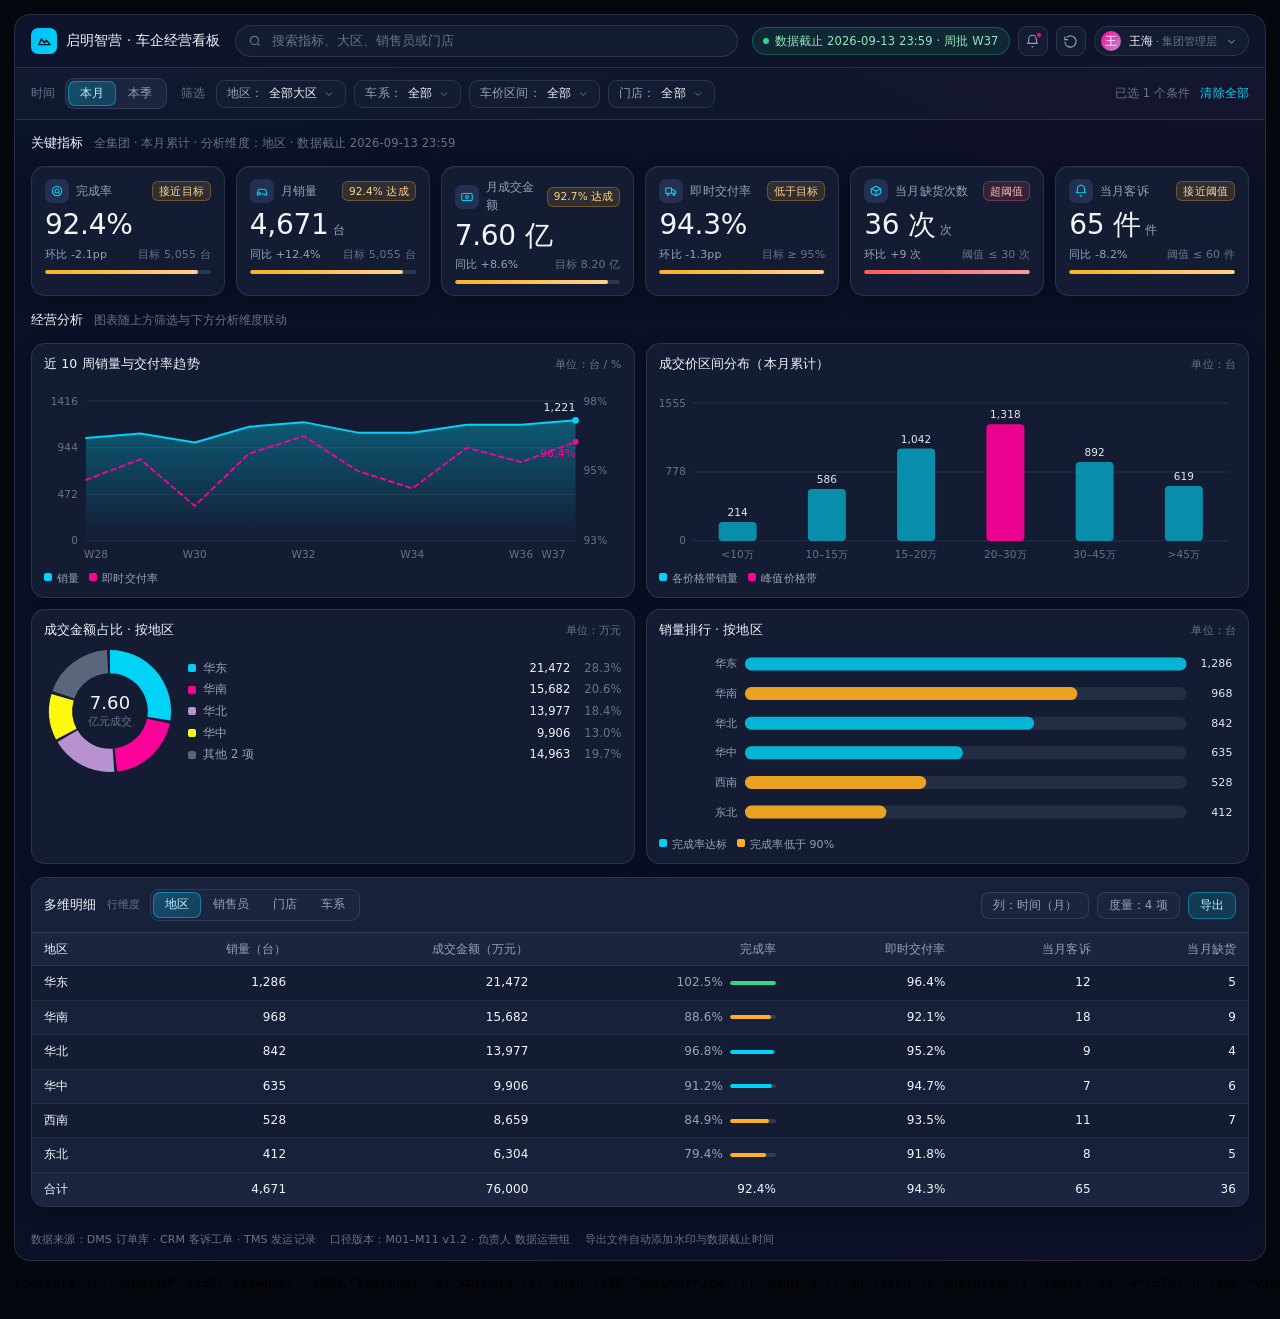
<file: check-360.html>
<!doctype html>
<html lang="zh-CN"><head><meta charset="utf-8"><title>check</title>
<style>html,body{margin:0;padding:0;background:#05070F}body{padding:14px}</style>
</head><body>
<div id="bd-dashboard" class="bd-root">
<style>
#bd-dashboard{
  --bd-canvas:#0B1026;
  --bd-chrome:#0E142B;
  --bd-surface:#141C33;
  --bd-surface-2:#1B2540;
  --bd-surface-3:#243052;
  --bd-line:rgba(148,163,184,.18);
  --bd-line-2:rgba(148,163,184,.30);
  --bd-text:#F1F5F9;
  --bd-text-2:#94A3B8;
  --bd-text-3:#64748B;
  --bd-s1:#00D3F6;
  --bd-s2:#FE019A;
  --bd-s3:#B891D0;
  --bd-s4:#FEF810;
  --bd-ok:#2FD98A;
  --bd-warn:#FFB020;
  --bd-risk:#FF5C5C;
  --bd-r:14px;
  --bd-r-sm:8px;
  font-family:"Inter","PingFang SC","Microsoft YaHei","Segoe UI",system-ui,-apple-system,sans-serif;
  color:var(--bd-text);
  font-size:13px;
  line-height:1.45;
  letter-spacing:.01em;
  -webkit-font-smoothing:antialiased;
}
#bd-dashboard *{box-sizing:border-box}
#bd-dashboard .bd-sr{position:absolute;width:1px;height:1px;overflow:hidden;clip:rect(0 0 0 0);white-space:nowrap}
#bd-dashboard .bd-shell{
  background:
    radial-gradient(1100px 520px at 8% -12%,rgba(0,211,246,.10),transparent 62%),
    radial-gradient(900px 460px at 96% -6%,rgba(254,1,154,.09),transparent 58%),
    var(--bd-canvas);
  border:1px solid var(--bd-line);
  border-radius:16px;
  overflow:hidden;
}
#bd-dashboard .bd-num{font-variant-numeric:tabular-nums}

/* ---------- chrome ---------- */
#bd-dashboard .bd-chrome{
  display:flex;align-items:center;gap:14px;flex-wrap:wrap;
  padding:10px 16px;background:var(--bd-chrome);border-bottom:1px solid var(--bd-line);
}
#bd-dashboard .bd-brand{display:flex;align-items:center;gap:9px;flex:0 0 auto}
#bd-dashboard .bd-mark{
  width:26px;height:26px;border-radius:7px;display:grid;place-items:center;
  background:linear-gradient(135deg,#00BFFF,#00D3F6);color:#04121F;
}
#bd-dashboard .bd-mark svg{width:15px;height:15px;display:block}
#bd-dashboard .bd-brand-name{font-size:13.5px;font-weight:500;white-space:nowrap}
#bd-dashboard .bd-search{
  flex:1 1 200px;min-width:150px;display:flex;align-items:center;gap:8px;
  height:32px;padding:0 12px;border-radius:999px;
  background:var(--bd-surface);border:1px solid var(--bd-line);
}
#bd-dashboard .bd-search svg{width:14px;height:14px;color:var(--bd-text-3);flex:0 0 auto}
#bd-dashboard .bd-search input{
  flex:1;min-width:0;border:0;background:transparent;outline:none;
  color:var(--bd-text);font:inherit;font-size:12.5px;
}
#bd-dashboard .bd-search input::placeholder{color:var(--bd-text-3)}
#bd-dashboard .bd-chrome-right{display:flex;align-items:center;gap:8px;margin-left:auto;flex:0 0 auto}
#bd-dashboard .bd-fresh{
  display:inline-flex;align-items:center;gap:6px;height:28px;padding:0 10px;border-radius:999px;
  background:rgba(47,217,138,.10);border:1px solid rgba(47,217,138,.28);
  color:#8DE8BC;font-size:11.5px;white-space:nowrap;
}
#bd-dashboard .bd-fresh i{width:6px;height:6px;border-radius:50%;background:var(--bd-ok);display:block}
#bd-dashboard .bd-ibtn{
  position:relative;width:30px;height:30px;display:grid;place-items:center;
  border-radius:9px;background:var(--bd-surface);border:1px solid var(--bd-line);
  color:var(--bd-text-2);cursor:pointer;padding:0;
}
#bd-dashboard .bd-ibtn:hover{color:var(--bd-text);border-color:var(--bd-line-2)}
#bd-dashboard .bd-ibtn svg{width:15px;height:15px}
#bd-dashboard .bd-dot{
  position:absolute;top:5px;right:5px;width:6px;height:6px;border-radius:50%;
  background:var(--bd-s2);border:1.5px solid var(--bd-chrome);
}
#bd-dashboard .bd-account{
  display:flex;align-items:center;gap:8px;height:30px;padding:0 10px 0 6px;border-radius:999px;
  background:var(--bd-surface);border:1px solid var(--bd-line);color:var(--bd-text);cursor:pointer;
}
#bd-dashboard .bd-avatar{
  width:20px;height:20px;border-radius:50%;display:grid;place-items:center;
  background:linear-gradient(135deg,#FE019A,#B891D0);color:#fff;font-size:10px;font-weight:500;
}
#bd-dashboard .bd-account span{font-size:12px;white-space:nowrap}
#bd-dashboard .bd-account em{font-style:normal;color:var(--bd-text-3);font-size:11px}
#bd-dashboard .bd-account svg{width:13px;height:13px;color:var(--bd-text-3)}

/* ---------- filters ---------- */
#bd-dashboard .bd-filters{
  display:flex;align-items:center;gap:8px;flex-wrap:wrap;
  padding:10px 16px;border-bottom:1px solid var(--bd-line);background:rgba(20,28,51,.55);
}
#bd-dashboard .bd-flabel{font-size:11.5px;color:var(--bd-text-3);margin-right:2px}
#bd-dashboard .bd-seg{display:inline-flex;padding:2px;border-radius:9px;background:var(--bd-surface-2);border:1px solid var(--bd-line)}
#bd-dashboard .bd-seg button{
  appearance:none;border:0;background:transparent;color:var(--bd-text-2);
  font:inherit;font-size:12px;padding:4px 12px;border-radius:7px;cursor:pointer;
}
#bd-dashboard .bd-seg button:hover{color:var(--bd-text)}
#bd-dashboard .bd-seg button[aria-pressed="true"]{
  background:linear-gradient(135deg,rgba(0,211,246,.24),rgba(0,191,255,.16));
  color:#BDF2FE;box-shadow:inset 0 0 0 1px rgba(0,211,246,.45);
}
#bd-dashboard .bd-pill{
  display:inline-flex;align-items:center;gap:6px;height:28px;padding:0 10px;border-radius:9px;
  background:var(--bd-surface);border:1px solid var(--bd-line);color:var(--bd-text-2);font-size:12px;
}
#bd-dashboard .bd-pill svg{width:12px;height:12px;color:var(--bd-text-3)}
#bd-dashboard .bd-pill b{color:var(--bd-text);font-weight:400}
#bd-dashboard .bd-filter-tail{margin-left:auto;display:flex;align-items:center;gap:10px;font-size:11.5px;color:var(--bd-text-3)}
#bd-dashboard .bd-filter-tail a{color:var(--bd-s1);text-decoration:none}

/* ---------- layout ---------- */
#bd-dashboard .bd-main{padding:14px 16px 16px;display:flex;flex-direction:column;gap:13px}
#bd-dashboard .bd-sechead{display:flex;align-items:baseline;gap:10px;flex-wrap:wrap}
#bd-dashboard .bd-sechead h2{margin:0;font-size:13px;font-weight:500}
#bd-dashboard .bd-scope{font-size:11.5px;color:var(--bd-text-3)}
#bd-dashboard .bd-scope b{color:var(--bd-text-2);font-weight:400}

/* ---------- KPI ---------- */
#bd-dashboard .bd-kpis{display:grid;gap:11px;grid-template-columns:repeat(2,minmax(0,1fr))}
@media (min-width:620px){#bd-dashboard .bd-kpis{grid-template-columns:repeat(3,minmax(0,1fr))}}
@media (min-width:1000px){#bd-dashboard .bd-kpis{grid-template-columns:repeat(6,minmax(0,1fr))}}
#bd-dashboard .bd-kpi{
  background:var(--bd-surface);border:1px solid var(--bd-line);border-radius:var(--bd-r);
  padding:12px 13px 11px;display:flex;flex-direction:column;gap:7px;
  box-shadow:0 1px 0 rgba(255,255,255,.03) inset,0 6px 18px rgba(0,0,0,.22);
}
#bd-dashboard .bd-kpi-top{display:flex;align-items:center;gap:7px}
#bd-dashboard .bd-kpi-ic{
  width:24px;height:24px;border-radius:7px;display:grid;place-items:center;flex:0 0 auto;
  background:var(--bd-surface-3);color:var(--bd-s1);
}
#bd-dashboard .bd-kpi-ic svg{width:14px;height:14px}
#bd-dashboard .bd-kpi-name{font-size:12px;color:var(--bd-text-2);flex:1;min-width:0}
#bd-dashboard .bd-chip{
  font-size:10.5px;padding:1.5px 6px;border-radius:6px;white-space:nowrap;
  border:1px solid transparent;
}
#bd-dashboard .bd-chip.ok{color:#8DE8BC;background:rgba(47,217,138,.12);border-color:rgba(47,217,138,.3)}
#bd-dashboard .bd-chip.warn{color:#FFD18A;background:rgba(255,176,32,.12);border-color:rgba(255,176,32,.3)}
#bd-dashboard .bd-chip.risk{color:#FFB4B4;background:rgba(255,92,92,.13);border-color:rgba(255,92,92,.32)}
#bd-dashboard .bd-kpi-val{display:flex;align-items:baseline;gap:4px}
#bd-dashboard .bd-kpi-val strong{font-size:28px;font-weight:500;line-height:1.05;letter-spacing:-.01em}
#bd-dashboard .bd-kpi-val span{font-size:11.5px;color:var(--bd-text-2)}
#bd-dashboard .bd-kpi-foot{display:flex;align-items:center;gap:8px;font-size:11px;color:var(--bd-text-3)}
#bd-dashboard .bd-kpi-foot b{font-weight:400;color:var(--bd-text-2)}
#bd-dashboard .bd-up{color:var(--bd-ok)}
#bd-dashboard .bd-down{color:var(--bd-risk)}
#bd-dashboard .bd-bar{height:4px;border-radius:99px;background:rgba(148,163,184,.20);overflow:hidden}
#bd-dashboard .bd-bar i{display:block;height:100%;border-radius:99px;background:linear-gradient(90deg,#00BFFF,#00D3F6)}
#bd-dashboard .bd-bar.warn i{background:linear-gradient(90deg,#FFB020,#FFD18A)}
#bd-dashboard .bd-bar.risk i{background:linear-gradient(90deg,#FF5C5C,#FF9A9A)}

/* ---------- charts ---------- */
#bd-dashboard .bd-charts{display:grid;gap:11px;grid-template-columns:minmax(0,1fr)}
@media (min-width:660px){#bd-dashboard .bd-charts{grid-template-columns:repeat(2,minmax(0,1fr))}}
#bd-dashboard .bd-panel{
  background:var(--bd-surface);border:1px solid var(--bd-line);border-radius:var(--bd-r);
  padding:11px 12px 10px;display:flex;flex-direction:column;gap:6px;min-width:0;
  box-shadow:0 6px 18px rgba(0,0,0,.22);
}
#bd-dashboard .bd-panel-head{display:flex;align-items:baseline;gap:8px}
#bd-dashboard .bd-panel-head h3{margin:0;font-size:12.5px;font-weight:500}
#bd-dashboard .bd-panel-head span{font-size:11px;color:var(--bd-text-3);margin-left:auto;white-space:nowrap}
#bd-dashboard .bd-chart{width:100%;height:186px;min-width:0}
#bd-dashboard .bd-chart svg{display:block;width:100%;height:100%}
#bd-dashboard .bd-legend{display:flex;flex-wrap:wrap;gap:10px;font-size:11px;color:var(--bd-text-2)}
#bd-dashboard .bd-legend i{display:inline-block;width:8px;height:8px;border-radius:2px;margin-right:5px;vertical-align:1px}
#bd-dashboard .bd-donut{display:flex;gap:12px;align-items:center;flex-wrap:wrap}
#bd-dashboard .bd-donut-frame{width:132px;height:132px;flex:0 0 auto}
#bd-dashboard .bd-donut-frame svg{display:block;width:100%;height:100%}
#bd-dashboard .bd-dl{flex:1 1 148px;min-width:132px;display:flex;flex-direction:column;gap:5px;margin:0;padding:0;list-style:none}
#bd-dashboard .bd-dl li{display:flex;align-items:center;gap:7px;font-size:11.5px;color:var(--bd-text-2)}
#bd-dashboard .bd-dl i{width:8px;height:8px;border-radius:2px;flex:0 0 auto}
#bd-dashboard .bd-dl em{font-style:normal;margin-left:auto;color:var(--bd-text);font-variant-numeric:tabular-nums}
#bd-dashboard .bd-dl u{text-decoration:none;color:var(--bd-text-3);width:44px;text-align:right;font-variant-numeric:tabular-nums}

/* ---------- table ---------- */
#bd-dashboard .bd-detail{
  background:var(--bd-surface);border:1px solid var(--bd-line);border-radius:var(--bd-r);
  overflow:hidden;box-shadow:0 6px 18px rgba(0,0,0,.22);
}
#bd-dashboard .bd-detail-head{
  display:flex;align-items:center;gap:10px;flex-wrap:wrap;
  padding:11px 12px;border-bottom:1px solid var(--bd-line);background:rgba(27,37,64,.55);
}
#bd-dashboard .bd-detail-head h3{margin:0;font-size:12.5px;font-weight:500}
#bd-dashboard .bd-detail-head .bd-hint{font-size:11px;color:var(--bd-text-3)}
#bd-dashboard .bd-detail-head .bd-right{margin-left:auto;display:flex;gap:8px;align-items:center}
#bd-dashboard .bd-btn{
  height:27px;padding:0 11px;border-radius:8px;font:inherit;font-size:11.5px;cursor:pointer;
  background:var(--bd-surface-2);border:1px solid var(--bd-line);color:var(--bd-text-2);
}
#bd-dashboard .bd-btn:hover{color:var(--bd-text);border-color:var(--bd-line-2)}
#bd-dashboard .bd-btn.primary{background:rgba(0,211,246,.14);border-color:rgba(0,211,246,.42);color:#BDF2FE}
#bd-dashboard .bd-tablewrap{overflow-x:auto}
#bd-dashboard table.bd-table{border-collapse:separate;border-spacing:0;width:100%;min-width:660px;font-size:12px}
#bd-dashboard .bd-table th,#bd-dashboard .bd-table td{
  padding:8px 12px;text-align:right;white-space:nowrap;border-bottom:1px solid rgba(148,163,184,.12);
}
#bd-dashboard .bd-table th{
  background:var(--bd-surface-2);color:var(--bd-text-2);font-weight:400;font-size:11.5px;
  position:sticky;top:0;z-index:3;
}
#bd-dashboard .bd-table td{background:var(--bd-surface);color:var(--bd-text-2)}
#bd-dashboard .bd-table tbody tr:nth-child(even) td{background:#18213A}
#bd-dashboard .bd-table th:first-child,#bd-dashboard .bd-table td:first-child{
  text-align:left;position:sticky;left:0;z-index:2;color:var(--bd-text);
}
#bd-dashboard .bd-table thead th:first-child{z-index:4}
#bd-dashboard .bd-table tfoot td{
  background:var(--bd-surface-2);color:var(--bd-text);border-bottom:0;font-variant-numeric:tabular-nums;
}
#bd-dashboard .bd-table td.bd-n,#bd-dashboard .bd-table tfoot td{font-variant-numeric:tabular-nums;color:var(--bd-text)}
#bd-dashboard .bd-cellrate{display:flex;align-items:center;gap:7px;justify-content:flex-end}
#bd-dashboard .bd-mini{width:46px;height:4px;border-radius:99px;background:rgba(148,163,184,.22);overflow:hidden;flex:0 0 auto}
#bd-dashboard .bd-mini i{display:block;height:100%;border-radius:99px}
#bd-dashboard .bd-flag{display:inline-flex;align-items:center;gap:4px}
#bd-dashboard .bd-flag svg{width:11px;height:11px}
#bd-dashboard .bd-foot{padding:9px 16px 12px;font-size:11px;color:var(--bd-text-3);display:flex;gap:14px;flex-wrap:wrap}
</style>

<div class="bd-shell">
  <div class="bd-chrome">
    <div class="bd-brand">
      <span class="bd-mark" aria-hidden="true">
        <svg viewBox="0 0 24 24" fill="none" stroke="currentColor" stroke-width="2.2" stroke-linecap="round" stroke-linejoin="round"><path d="M3 17l4-9 5 6 3-4 6 7z"/></svg>
      </span>
      <span class="bd-brand-name">启明智营 · 车企经营看板</span>
    </div>
    <label class="bd-search">
      <svg viewBox="0 0 24 24" fill="none" stroke="currentColor" stroke-width="2" aria-hidden="true"><circle cx="11" cy="11" r="7"/><path d="M20 20l-3.5-3.5"/></svg>
      <input id="bd-search-input" type="search" placeholder="搜索指标、大区、销售员或门店" aria-label="搜索指标、大区、销售员或门店">
    </label>
    <div class="bd-chrome-right">
      <span class="bd-fresh"><i></i>数据截止 2026-09-13 23:59 · 周批 W37</span>
      <button type="button" class="bd-ibtn" aria-label="消息通知，3 条未读">
        <svg viewBox="0 0 24 24" fill="none" stroke="currentColor" stroke-width="1.8" aria-hidden="true"><path d="M18 8a6 6 0 10-12 0c0 6-2 7-2 7h16s-2-1-2-7"/><path d="M10.5 20a2 2 0 003 0"/></svg>
        <span class="bd-dot" aria-hidden="true"></span>
      </button>
      <button type="button" class="bd-ibtn" id="bd-reset" aria-label="恢复最初状态">
        <svg viewBox="0 0 24 24" fill="none" stroke="currentColor" stroke-width="1.8" aria-hidden="true"><path d="M3 12a9 9 0 1 0 3-6.7"/><path d="M3 4v5h5"/></svg>
      </button>
      <button type="button" class="bd-account">
        <span class="bd-avatar" aria-hidden="true">王</span>
        <span>王海 <em>· 集团管理层</em></span>
        <svg viewBox="0 0 24 24" fill="none" stroke="currentColor" stroke-width="2" aria-hidden="true"><path d="M6 9l6 6 6-6"/></svg>
      </button>
    </div>
  </div>

  <div class="bd-filters">
    <span class="bd-flabel">时间</span>
    <div class="bd-seg" role="group" aria-label="时间口径">
      <button type="button" data-period="month" aria-pressed="true">本月</button>
      <button type="button" data-period="quarter" aria-pressed="false">本季</button>
    </div>
    <span class="bd-flabel" style="margin-left:6px">筛选</span>
    <span class="bd-pill">地区：<b>全部大区</b>
      <svg viewBox="0 0 24 24" fill="none" stroke="currentColor" stroke-width="2" aria-hidden="true"><path d="M6 9l6 6 6-6"/></svg></span>
    <span class="bd-pill">车系：<b>全部</b>
      <svg viewBox="0 0 24 24" fill="none" stroke="currentColor" stroke-width="2" aria-hidden="true"><path d="M6 9l6 6 6-6"/></svg></span>
    <span class="bd-pill">车价区间：<b>全部</b>
      <svg viewBox="0 0 24 24" fill="none" stroke="currentColor" stroke-width="2" aria-hidden="true"><path d="M6 9l6 6 6-6"/></svg></span>
    <span class="bd-pill">门店：<b>全部</b>
      <svg viewBox="0 0 24 24" fill="none" stroke="currentColor" stroke-width="2" aria-hidden="true"><path d="M6 9l6 6 6-6"/></svg></span>
    <div class="bd-filter-tail"><span>已选 1 个条件</span><a href="#bd-dashboard">清除全部</a></div>
  </div>

  <div class="bd-main">
    <div class="bd-sechead">
      <h2>关键指标</h2>
      <span class="bd-scope" id="bd-scope" aria-live="polite">全集团 · 本月累计 · 分析维度：地区 · 11 项指标已接入</span>
    </div>
    <div class="bd-kpis" id="bd-kpis"></div>

    <div class="bd-sechead" style="margin-top:2px">
      <h2>经营分析</h2>
      <span class="bd-scope">图表随上方筛选与下方分析维度联动</span>
    </div>
    <div class="bd-charts">
      <section class="bd-panel">
        <div class="bd-panel-head"><h3 id="bd-trend-title">销量与交付率趋势</h3><span id="bd-trend-unit">单位：台 / %</span></div>
        <div class="bd-chart"><svg id="bd-trend" role="img" aria-labelledby="bd-trend-title"></svg></div>
        <div class="bd-legend">
          <span><i style="background:#00D3F6"></i>销量</span>
          <span><i style="background:#FE019A"></i>即时交付率</span>
        </div>
      </section>

      <section class="bd-panel">
        <div class="bd-panel-head"><h3 id="bd-dist-title">成交价区间分布</h3><span>单位：台</span></div>
        <div class="bd-chart"><svg id="bd-dist" role="img" aria-labelledby="bd-dist-title"></svg></div>
        <div class="bd-legend">
          <span><i style="background:#00D3F6"></i>各价格带销量</span>
          <span><i style="background:#FE019A"></i>峰值价格带</span>
        </div>
      </section>

      <section class="bd-panel">
        <div class="bd-panel-head"><h3 id="bd-donut-title">成交金额占比</h3><span id="bd-donut-unit">单位：万元</span></div>
        <div class="bd-donut">
          <div class="bd-donut-frame"><svg id="bd-donut" role="img" aria-labelledby="bd-donut-title"></svg></div>
          <ul class="bd-dl" id="bd-donut-legend"></ul>
        </div>
      </section>

      <section class="bd-panel">
        <div class="bd-panel-head"><h3 id="bd-rank-title">销量排行</h3><span>单位：台</span></div>
        <div class="bd-chart"><svg id="bd-rank" role="img" aria-labelledby="bd-rank-title"></svg></div>
        <div class="bd-legend">
          <span><i style="background:#00D3F6"></i>完成率达标</span>
          <span><i style="background:#FFB020"></i>完成率低于 90%</span>
        </div>
      </section>
    </div>

    <section class="bd-detail">
      <div class="bd-detail-head">
        <h3>多维明细</h3>
        <span class="bd-hint">行维度</span>
        <div class="bd-seg" role="group" aria-label="明细行维度" id="bd-dims">
          <button type="button" data-dim="地区" aria-pressed="true">地区</button>
          <button type="button" data-dim="销售员" aria-pressed="false">销售员</button>
          <button type="button" data-dim="门店" aria-pressed="false">门店</button>
          <button type="button" data-dim="车系" aria-pressed="false">车系</button>
        </div>
        <div class="bd-right">
          <button type="button" class="bd-btn">列：时间（月）</button>
          <button type="button" class="bd-btn">度量：4 项</button>
          <button type="button" class="bd-btn primary">导出</button>
        </div>
      </div>
      <div class="bd-tablewrap">
        <table class="bd-table">
          <caption class="bd-sr" id="bd-table-caption">按当前分析维度展开的明细数据</caption>
          <thead><tr id="bd-thead"></tr></thead>
          <tbody id="bd-tbody"></tbody>
          <tfoot><tr id="bd-tfoot"></tr></tfoot>
        </table>
      </div>
    </section>
  </div>

  <div class="bd-foot">
    <span>数据来源：DMS 订单库 · CRM 客诉工单 · TMS 发运记录</span>
    <span>口径版本：M01–M11 v1.2 · 负责人 数据运营组</span>
    <span>导出文件自动添加水印与数据截止时间</span>
  </div>
</div>

<script>
(function () {
  var root = document.getElementById('bd-dashboard');
  if (!root) return;
  var NS = 'http://www.w3.org/2000/svg';

  /* ------------------------------------------------------------------ 数据层 */
  var TOTALS = { sales: 4671, amount: 76000, complaints: 65, stockout: 36, target: 5055 };

  // [名称, 销量, 单车均价(万), 即时交付率(%), 客诉率, 缺货率, 目标达成率]
  var BASE = {
    '地区': [
      ['华东', 1286, 16.7, 96.4, 0.0093, 0.0039, 1.023],
      ['华南', 968, 16.2, 92.1, 0.0186, 0.0093, 0.886],
      ['华北', 842, 16.6, 95.2, 0.0107, 0.0048, 0.968],
      ['华中', 635, 15.6, 94.7, 0.0110, 0.0094, 0.912],
      ['西南', 528, 16.4, 93.5, 0.0208, 0.0133, 0.849],
      ['东北', 412, 15.3, 91.8, 0.0194, 0.0121, 0.794]
    ],
    '销售员': [
      ['李昊', 986, 16.3, 97.1, 0.0081, 0.0041, 1.030],
      ['陈嘉', 892, 16.4, 95.6, 0.0123, 0.0056, 0.962],
      ['周敏', 814, 17.1, 94.2, 0.0111, 0.0074, 0.921],
      ['王倩', 758, 15.8, 93.1, 0.0158, 0.0092, 0.882],
      ['赵鹏', 673, 15.2, 92.4, 0.0208, 0.0119, 0.901],
      ['孙博', 548, 16.0, 91.2, 0.0201, 0.0110, 0.812]
    ],
    '门店': [
      ['上海浦东店', 1142, 17.2, 96.8, 0.0096, 0.0044, 1.018],
      ['广州天河店', 986, 16.1, 92.6, 0.0172, 0.0081, 0.894],
      ['北京朝阳店', 872, 16.4, 95.4, 0.0103, 0.0046, 0.972],
      ['武汉江汉店', 742, 15.7, 94.1, 0.0108, 0.0094, 0.905],
      ['成都高新店', 528, 16.6, 93.8, 0.0208, 0.0133, 0.856],
      ['沈阳铁西店', 401, 15.1, 91.4, 0.0200, 0.0125, 0.798]
    ],
    '车系': [
      ['星越 L', 1286, 18.4, 95.2, 0.0086, 0.0054, 1.012],
      ['星瑞', 1102, 13.2, 96.1, 0.0091, 0.0036, 1.026],
      ['帝豪', 926, 9.8, 95.8, 0.0108, 0.0043, 0.978],
      ['博越', 742, 14.6, 93.4, 0.0148, 0.0108, 0.918],
      ['嘉际', 389, 17.8, 90.6, 0.0231, 0.0180, 0.842],
      ['银河 E8', 226, 22.6, 92.9, 0.0265, 0.0133, 0.803]
    ]
  };

  var PRICE_BINS = [['<10万', 214], ['10–15万', 586], ['15–20万', 1042], ['20–30万', 1318], ['30–45万', 892], ['>45万', 619]];
  var WEEK_SALES = [1042, 1088, 997, 1156, 1203, 1097, 1096, 1178, 1176, 1221];
  var WEEK_LABEL = ['W28', 'W29', 'W30', 'W31', 'W32', 'W33', 'W34', 'W35', 'W36', 'W37'];
  var MONTH_SALES = [3980, 4210, 4460, 3870, 3210, 3620, 4050, 4280, 4510, 4348, 4620, 4671];
  var MONTH_LABEL = ['10月', '11月', '12月', '1月', '2月', '3月', '4月', '5月', '6月', '7月', '8月', '9月'];

  var PERIODS = {
    month: {
      name: '本月', scope: '本月累计', factor: 1, targetFactor: 1,
      sales: [WEEK_SALES, WEEK_LABEL], axis: '近 10 周',
      delivery: [95.1, 95.8, 94.2, 96.0, 96.6, 95.4, 94.8, 96.2, 95.7, 96.4],
      donut: '成交金额占比', hint: { completion: '环比 -2.1pp', sales: '同比 +12.4%', amount: '同比 +8.6%', delivery: '环比 -1.3pp', stockout: '环比 +9 次', complaints: '同比 -8.2%' }
    },
    quarter: {
      name: '本季', scope: '本季累计', factor: 2.92, targetFactor: 2.86,
      sales: [MONTH_SALES, MONTH_LABEL], axis: '近 12 个月',
      delivery: [93.6, 93.9, 94.4, 93.1, 92.4, 92.9, 93.8, 94.1, 94.6, 93.9, 94.2, 94.3],
      donut: '成交金额占比', hint: { completion: '环比 +1.9pp', sales: '同比 +14.6%', amount: '同比 +11.2%', delivery: '环比 +0.4pp', stockout: '环比 +22 次', complaints: '同比 -5.4%' }
    }
  };

  function scaledRows(dim, period) {
    var p = PERIODS[period], src = BASE[dim], rows = [], sum = { a: 0, c: 0, o: 0, t: 0 };
    var sales = 0;
    src.forEach(function (r) {
      var s = Math.round(r[1] * p.factor);
      sales += s;
      rows.push({
        n: r[0], s: s,
        a: s * r[2],
        d: Math.min(99.2, r[3] + (period === 'quarter' ? 0.4 : 0)),
        c: s * r[4], o: s * r[5], t: s / r[6]
      });
    });
    rows.forEach(function (r) {
      sum.a += r.a; sum.c += r.c; sum.o += r.o; sum.t += r.t;
    });
    var exp = {
      a: Math.round(TOTALS.amount * p.factor),
      c: Math.round(TOTALS.complaints * p.factor),
      o: Math.round(TOTALS.stockout * p.factor),
      t: Math.round(TOTALS.target * p.targetFactor)
    };
    rows.forEach(function (r) {
      r.s = Math.round(r.s);
      r.a = Math.round(r.a); r.c = Math.round(r.c); r.o = Math.round(r.o); r.t = Math.round(r.t);
    });
    ['a', 'c', 'o', 't'].forEach(function (key) {
      var total = rows.reduce(function (acc, r) { return acc + r[key]; }, 0);
      var gap = exp[key] - total;
      if (gap !== 0) {
        var idx = 0;
        rows.forEach(function (r, i) { if (r[key] > rows[idx][key]) idx = i; });
        rows[idx][key] += gap;
      }
    });
    rows.sort(function (x, y) { return y.s - x.s; });
    rows.forEach(function (r) { r.rate = (r.s / r.t) * 100; });
    return { rows: rows, sales: sales };
  }

  function kpisFor(dim, period) {
    var d = scaledRows(dim, period), p = PERIODS[period];
    var sales = d.sales;
    var amount = d.rows.reduce(function (a, r) { return a + r.a; }, 0);
    var complaints = d.rows.reduce(function (a, r) { return a + r.c; }, 0);
    var stockout = d.rows.reduce(function (a, r) { return a + r.o; }, 0);
    var target = d.rows.reduce(function (a, r) { return a + r.t; }, 0);
    var delivery = d.rows.reduce(function (a, r) { return a + r.s * r.d; }, 0) / sales;
    var goalAmount = period === 'month' ? 82000 : 234500;
    var limitStockout = period === 'month' ? 30 : 90;
    var limitComplaints = period === 'month' ? 60 : 180;
    return {
      rows: d.rows, period: p, sales: sales, amount: amount, delivery: delivery,
      completion: sales / target * 100, complaints: complaints, stockout: stockout,
      target: target, goalAmount: goalAmount,
      limitStockout: limitStockout, limitComplaints: limitComplaints
    };
  }

  /* ------------------------------------------------------------------ 工具 */
  function fmt(n, d) {
    return Number(n).toFixed(d === undefined ? 0 : d).replace(/\B(?=(\d{3})+(?!\d))/g, ',');
  }
  function yi(n) { return (n / 10000).toFixed(2) + ' 亿'; }
  function el(tag, attrs, text) {
    var e = document.createElementNS(NS, tag);
    for (var k in attrs) { if (attrs[k] !== null && attrs[k] !== undefined) e.setAttribute(k, attrs[k]); }
    if (text !== undefined) e.textContent = text;
    return e;
  }
  function clear(node) { while (node.firstChild) node.removeChild(node.firstChild); }
  function nf(v, d) { return v.toFixed(d === undefined ? 0 : d); }

  var state = { period: 'month', dim: '地区' };

  /* ------------------------------------------------------------------ 图表 */
  function drawTrend(svg) {
    var p = PERIODS[state.period], w = svg.clientWidth || 320, h = svg.clientHeight || 186;
    svg.setAttribute('viewBox', '0 0 ' + w + ' ' + h);
    clear(svg);
    var data = p.sales[0], labels = p.sales[1], del = p.delivery;
    var narrow = w < 400;
    var padL = 42, padR = narrow ? 14 : 46, padT = 22, padB = 24;
    var plotW = Math.max(40, w - padL - padR), plotH = Math.max(40, h - padT - padB);
    var maxV = Math.max.apply(null, data) * 1.16;
    var x = function (i) { return padL + (data.length === 1 ? 0 : plotW * i / (data.length - 1)); };
    var y = function (v) { return padT + plotH - plotH * v / maxV; };
    var dmin = Math.min.apply(null, del) - 1.2, dmax = Math.max.apply(null, del) + 1.2;
    var y2 = function (v) { return padT + plotH - plotH * (v - dmin) / (dmax - dmin); };

    var g = el('g');
    var defs = el('defs');
    var grad = el('linearGradient', { id: 'bd-grad-trend', x1: '0', y1: '0', x2: '0', y2: '1' });
    grad.appendChild(el('stop', { offset: '0%', 'stop-color': '#00D3F6', 'stop-opacity': '0.34' }));
    grad.appendChild(el('stop', { offset: '100%', 'stop-color': '#00D3F6', 'stop-opacity': '0' }));
    defs.appendChild(grad); g.appendChild(defs);

    for (var t = 0; t <= 3; t++) {
      var vy = padT + plotH * t / 3;
      g.appendChild(el('line', { x1: padL, y1: vy, x2: padL + plotW, y2: vy, stroke: 'rgba(148,163,184,0.14)', 'stroke-width': 1 }));
      var val = maxV * (1 - t / 3);
      g.appendChild(el('text', { x: padL - 8, y: vy + 3.5, 'text-anchor': 'end', fill: '#64748B', 'font-size': 10.5 }, nf(val, 0)));
    }

    var area = 'M' + x(0) + ' ' + (padT + plotH);
    data.forEach(function (v, i) { area += ' L' + nf(x(i), 1) + ' ' + nf(y(v), 1); });
    area += ' L' + x(data.length - 1) + ' ' + (padT + plotH) + ' Z';
    g.appendChild(el('path', { d: area, fill: 'url(#bd-grad-trend)' }));

    var line = '';
    data.forEach(function (v, i) { line += (i ? ' L' : 'M') + nf(x(i), 1) + ' ' + nf(y(v), 1); });
    g.appendChild(el('path', { d: line, fill: 'none', stroke: '#00D3F6', 'stroke-width': 2, 'stroke-linejoin': 'round', 'stroke-linecap': 'round' }));

    var dl = '';
    del.forEach(function (v, i) { dl += (i ? ' L' : 'M') + nf(x(i), 1) + ' ' + nf(y2(v), 1); });
    g.appendChild(el('path', { d: dl, fill: 'none', stroke: '#FE019A', 'stroke-width': 1.8, 'stroke-dasharray': '5 4', 'stroke-linecap': 'round' }));

    if (!narrow) {
      [0, 1, 2].forEach(function (k) {
        var v = dmax - (dmax - dmin) * k / 2;
        g.appendChild(el('text', { x: padL + plotW + 8, y: y2(v) + 3.5, fill: '#64748B', 'font-size': 10.5 }, nf(v, 0) + '%'));
      });
    }

    var lastX = x(data.length - 1), lastY = y(data[data.length - 1]);
    g.appendChild(el('circle', { cx: lastX, cy: lastY, r: 3.4, fill: '#00D3F6' }));
    g.appendChild(el('text', {
      x: Math.min(lastX, padL + plotW), y: lastY - 9, 'text-anchor': 'end',
      fill: '#E2E8F4', 'font-size': 11, 'font-weight': 500
    }, fmt(data[data.length - 1])));
    var ly2 = y2(del[del.length - 1]);
    g.appendChild(el('circle', { cx: lastX, cy: ly2, r: 3, fill: '#FE019A' }));
    g.appendChild(el('text', {
      x: Math.min(lastX, padL + plotW), y: Math.max(ly2 + 15, padT + 11), 'text-anchor': 'end',
      fill: '#FE019A', 'font-size': 11
    }, nf(del[del.length - 1], 1) + '%'));

    var step = Math.max(1, Math.ceil(labels.length / (narrow ? 4 : 5)));
    labels.forEach(function (lb, i) {
      if (i % step !== 0 && i !== labels.length - 1) return;
      g.appendChild(el('text', {
        x: Math.min(Math.max(x(i), padL + 10), padL + plotW - 10), y: h - 7,
        'text-anchor': i === labels.length - 1 ? 'end' : 'middle', fill: '#64748B', 'font-size': 10.5
      }, lb));
    });
    svg.appendChild(g);
  }

  function drawDist(svg, bins) {
    var w = svg.clientWidth || 320, h = svg.clientHeight || 186;
    svg.setAttribute('viewBox', '0 0 ' + w + ' ' + h);
    clear(svg);
    var padL = 34, padR = 8, padT = 24, padB = 24;
    var plotW = Math.max(40, w - padL - padR), plotH = Math.max(40, h - padT - padB);
    var maxV = Math.max.apply(null, bins.map(function (b) { return b[1]; })) * 1.18;
    var peak = bins.reduce(function (a, b, i) { return b[1] > bins[a][1] ? i : a; }, 0);
    var slot = plotW / bins.length, bw = Math.min(38, slot * 0.56);
    var g = el('g');
    [0, 1, 2].forEach(function (k) {
      var vy = padT + plotH * k / 2;
      g.appendChild(el('line', { x1: padL, y1: vy, x2: padL + plotW, y2: vy, stroke: 'rgba(148,163,184,0.14)' }));
      g.appendChild(el('text', { x: padL - 7, y: vy + 3.5, 'text-anchor': 'end', fill: '#64748B', 'font-size': 10.5 }, nf(maxV * (1 - k / 2), 0)));
    });
    bins.forEach(function (b, i) {
      var bh = Math.max(3, plotH * b[1] / maxV);
      var bx = padL + slot * i + (slot - bw) / 2, by = padT + plotH - bh;
      g.appendChild(el('rect', {
        x: nf(bx, 1), y: nf(by, 1), width: nf(bw, 1), height: nf(bh, 1), rx: 4,
        fill: i === peak ? '#FE019A' : '#00D3F6', 'fill-opacity': i === peak ? 0.92 : 0.62
      }));
      g.appendChild(el('text', { x: nf(bx + bw / 2, 1), y: nf(by - 6, 1), 'text-anchor': 'middle', fill: '#E2E8F4', 'font-size': 10.5 }, fmt(b[1])));
      g.appendChild(el('text', { x: nf(padL + slot * i + slot / 2, 1), y: h - 7, 'text-anchor': 'middle', fill: '#64748B', 'font-size': 10.5 }, b[0]));
    });
    svg.appendChild(g);
  }

  function drawDonut(svg, rows, total) {
    var w = svg.clientWidth || 132, h = svg.clientHeight || 132;
    svg.setAttribute('viewBox', '0 0 ' + w + ' ' + h);
    clear(svg);
    var cx = w / 2, cy = h / 2, r = Math.min(w, h) / 2 - 5, rin = r * 0.62;
    var colors = ['#00D3F6', '#FE019A', '#B891D0', '#FEF810', 'rgba(148,163,184,0.55)'];
    var top = rows.slice(0, 4), rest = rows.slice(4);
    var segs = top.map(function (r) { return { n: r.n, v: r.a, c: colors[top.indexOf(r)] }; });
    if (rest.length) segs.push({ n: '其他 ' + rest.length + ' 项', v: rest.reduce(function (a, r) { return a + r.a; }, 0), c: colors[4] });
    var sum = segs.reduce(function (a, s) { return a + s.v; }, 0);
    var g = el('g');
    var a0 = -Math.PI / 2;
    segs.forEach(function (s) {
      var sweep = (s.v / sum) * Math.PI * 2, a1 = a0 + Math.max(sweep - 0.05, 0.005);
      var large = (a1 - a0) > Math.PI ? 1 : 0;
      var p = 'M' + nf(cx + r * Math.cos(a0), 2) + ' ' + nf(cy + r * Math.sin(a0), 2) +
        ' A' + nf(r, 2) + ' ' + nf(r, 2) + ' 0 ' + large + ' 1 ' + nf(cx + r * Math.cos(a1), 2) + ' ' + nf(cy + r * Math.sin(a1), 2) +
        ' L' + nf(cx + rin * Math.cos(a1), 2) + ' ' + nf(cy + rin * Math.sin(a1), 2) +
        ' A' + nf(rin, 2) + ' ' + nf(rin, 2) + ' 0 ' + large + ' 0 ' + nf(cx + rin * Math.cos(a0), 2) + ' ' + nf(cy + rin * Math.sin(a0), 2) + ' Z';
      g.appendChild(el('path', { d: p, fill: s.c }));
      a0 += sweep;
    });
    g.appendChild(el('text', { x: cx, y: cy - 2, 'text-anchor': 'middle', fill: '#F1F5F9', 'font-size': 18, 'font-weight': 500 }, yi(total).replace(' 亿', '')));
    g.appendChild(el('text', { x: cx, y: cy + 14, 'text-anchor': 'middle', fill: '#64748B', 'font-size': 10.5 }, '亿元成交'));
    svg.appendChild(g);
    return segs;
  }

  function drawRank(svg, rows) {
    var w = svg.clientWidth || 320, h = svg.clientHeight || 186;
    svg.setAttribute('viewBox', '0 0 ' + w + ' ' + h);
    clear(svg);
    var labelW = 78, valueW = 46, padR = 4, padT = 4;
    var barX = labelW + 8, barArea = Math.max(30, w - barX - valueW - padR);
    var rowH = Math.min(30, (h - padT * 2) / rows.length);
    var bh = Math.max(9, rowH * 0.44);
    var maxV = Math.max.apply(null, rows.map(function (r) { return r.s; }));
    var g = el('g');
    rows.forEach(function (r, i) {
      var cy = padT + rowH * i + rowH / 2;
      var y = cy - bh / 2;
      var ok = r.rate >= 90;
      g.appendChild(el('text', { x: labelW, y: cy + 3.5, 'text-anchor': 'end', fill: '#94A3B8', 'font-size': 11 }, r.n));
      g.appendChild(el('rect', { x: barX, y: y, width: barArea, height: bh, rx: bh / 2, fill: 'rgba(148,163,184,0.13)' }));
      g.appendChild(el('rect', {
        x: barX, y: y, width: Math.max(2, barArea * r.s / maxV), height: bh, rx: bh / 2,
        fill: ok ? '#00D3F6' : '#FFB020', 'fill-opacity': ok ? 0.82 : 0.9
      }));
      g.appendChild(el('text', { x: w - padR, y: cy + 3.5, 'text-anchor': 'end', fill: '#E2E8F4', 'font-size': 11 }, fmt(r.s)));
    });
    svg.appendChild(g);
  }

  /* ------------------------------------------------------------------ 渲染 */
  var KPI_DEFS = [
    { key: 'completion', name: '完成率', icon: 'target' },
    { key: 'sales', icon: 'car', name: { month: '月销量', quarter: '季销量' } },
    { key: 'amount', icon: 'cash', name: { month: '月成交金额', quarter: '季成交金额' } },
    { key: 'delivery', name: '即时交付率', icon: 'truck' },
    { key: 'stockout', icon: 'box', name: { month: '当月缺货次数', quarter: '当季缺货次数' } },
    { key: 'complaints', icon: 'bell', name: { month: '当月客诉', quarter: '当季客诉' } }
  ];
  var ICONS = {
    target: '<circle cx="12" cy="12" r="8"/><circle cx="12" cy="12" r="3.4"/>',
    car: '<path d="M4 15l1.6-4.4A2 2 0 017.5 9h9a2 2 0 011.9 1.6L20 15v4h-3v-2H7v2H4z"/><circle cx="7.5" cy="15" r="1"/>',
    cash: '<rect x="3" y="6" width="18" height="12" rx="2"/><circle cx="12" cy="12" r="2.4"/>',
    truck: '<path d="M3 7h10v9H3z"/><path d="M13 10h4l3 3v3h-7z"/><circle cx="7" cy="18" r="1.6"/><circle cx="17" cy="18" r="1.6"/>',
    box: '<path d="M4 8l8-4 8 4v8l-8 4-8-4z"/><path d="M4 8l8 4 8-4"/><path d="M12 12v8"/>',
    bell: '<path d="M18 8a6 6 0 10-12 0c0 6-2 7-2 7h16s-2-1-2-7"/><path d="M10.5 20a2 2 0 003 0"/>'
  };

  function chipText(key, ratio) {
    if (key === 'completion') return ratio >= 95 ? '达标' : ratio >= 90 ? '接近目标' : '未达标';
    if (key === 'sales' || key === 'amount') return nf(ratio, 1) + '% 达成';
    if (key === 'delivery') return ratio >= 100 ? '达标' : '低于目标';
    if (key === 'stockout') return ratio <= 80 ? '在阈值内' : '超阈值';
    if (key === 'complaints') return ratio <= 80 ? '在阈值内' : '接近阈值';
    return '';
  }

  function renderKpis(d) {
    var box = document.getElementById('bd-kpis');
    clear(box);
    KPI_DEFS.forEach(function (def) {
      var k = def.key, hint = d.period.hint[k];
      var value, sub, ratio, tone;
      if (k === 'completion') {
        value = nf(d.completion, 1) + '%'; sub = '目标 ' + fmt(d.target) + ' 台';
        ratio = d.completion; tone = d.completion >= 95 ? '' : d.completion >= 90 ? 'warn' : 'risk';
      } else if (k === 'sales') {
        value = fmt(d.sales); sub = '目标 ' + fmt(d.target) + ' 台';
        ratio = d.sales / d.target * 100; tone = ratio >= 95 ? '' : ratio >= 90 ? 'warn' : 'risk';
      } else if (k === 'amount') {
        value = yi(d.amount); sub = '目标 ' + yi(d.goalAmount);
        ratio = d.amount / d.goalAmount * 100; tone = ratio >= 95 ? '' : ratio >= 90 ? 'warn' : 'risk';
      } else if (k === 'delivery') {
        value = nf(d.delivery, 1) + '%'; sub = '目标 ≥ 95%';
        ratio = d.delivery / 95 * 100; tone = d.delivery >= 95 ? '' : d.delivery >= 93 ? 'warn' : 'risk';
      } else if (k === 'stockout') {
        value = fmt(d.stockout) + ' 次'; sub = '阈值 ≤ ' + d.limitStockout + ' 次';
        ratio = d.stockout / d.limitStockout * 100; tone = ratio <= 80 ? '' : ratio <= 110 ? 'warn' : 'risk';
      } else {
        value = fmt(d.complaints) + ' 件'; sub = '阈值 ≤ ' + d.limitComplaints + ' 件';
        ratio = d.complaints / d.limitComplaints * 100; tone = ratio <= 80 ? '' : ratio <= 110 ? 'warn' : 'risk';
      }
      var card = document.createElement('article');
      card.className = 'bd-kpi';
      var top = document.createElement('div');
      top.className = 'bd-kpi-top';
      var ic = document.createElement('span');
      ic.className = 'bd-kpi-ic';
      ic.innerHTML = '<svg viewBox="0 0 24 24" fill="none" stroke="currentColor" stroke-width="1.8" stroke-linecap="round" stroke-linejoin="round" aria-hidden="true">' + ICONS[def.icon] + '</svg>';
      var nm = document.createElement('span');
      nm.className = 'bd-kpi-name';
      nm.textContent = typeof def.name === 'string' ? def.name : def.name[state.period];
      var chip = document.createElement('span');
      chip.className = 'bd-chip ' + (tone === '' ? 'ok' : tone);
      chip.textContent = chipText(k, ratio);
      top.appendChild(ic); top.appendChild(nm); top.appendChild(chip);

      var val = document.createElement('div');
      val.className = 'bd-kpi-val';
      var strong = document.createElement('strong');
      strong.className = 'bd-num';
      strong.textContent = value;
      val.appendChild(strong);
      var unit = (k === 'completion' || k === 'delivery') ? '' : (k === 'sales' ? ' 台' : (k === 'stockout' ? ' 次' : (k === 'complaints' ? ' 件' : '')));
      if (unit) { var u = document.createElement('span'); u.textContent = unit.trim(); val.appendChild(u); }

      var foot = document.createElement('div');
      foot.className = 'bd-kpi-foot';
      var hb = document.createElement('b');
      hb.textContent = hint;
      foot.appendChild(hb);
      var sp = document.createElement('span');
      sp.style.marginLeft = 'auto';
      sp.textContent = sub;
      foot.appendChild(sp);

      var bar = document.createElement('div');
      bar.className = 'bd-bar ' + tone;
      bar.setAttribute('role', 'progressbar');
      bar.setAttribute('aria-label', def.name + ' 达成情况');
      var inner = document.createElement('i');
      inner.style.width = Math.max(3, Math.min(100, ratio)) + '%';
      bar.appendChild(inner);

      card.appendChild(top); card.appendChild(val); card.appendChild(foot); card.appendChild(bar);
      box.appendChild(card);
    });
  }

  function renderTable(d) {
    var head = document.getElementById('bd-thead');
    var body = document.getElementById('bd-tbody');
    var foot = document.getElementById('bd-tfoot');
    clear(head); clear(body); clear(foot);
    var cols = [state.dim, '销量（台）', '成交金额（万元）', '完成率', '即时交付率', '当月客诉', '当月缺货'];
    cols.forEach(function (c, i) {
      var th = document.createElement('th');
      th.textContent = c;
      if (i === 0) th.setAttribute('scope', 'row');
      head.appendChild(th);
    });
    d.rows.forEach(function (r) {
      var tr = document.createElement('tr');
      [r.n, fmt(r.s), fmt(r.a), '', nf(r.d, 1) + '%', fmt(r.c), fmt(r.o)].forEach(function (v, i) {
        var td = document.createElement('td');
        if (i === 3) {
          var wrap = document.createElement('div');
          wrap.className = 'bd-cellrate';
          var txt = document.createElement('span');
          txt.textContent = nf(r.rate, 1) + '%';
          var mini = document.createElement('span');
          mini.className = 'bd-mini';
          var mi = document.createElement('i');
          var tone = r.rate >= 100 ? '#2FD98A' : r.rate >= 90 ? '#00D3F6' : '#FFB020';
          mi.style.background = tone;
          mi.style.width = Math.min(100, r.rate) + '%';
          mini.appendChild(mi);
          wrap.appendChild(txt); wrap.appendChild(mini);
          td.appendChild(wrap);
        } else {
          td.textContent = v;
          if (i > 0) td.className = 'bd-n';
        }
        tr.appendChild(td);
      });
      body.appendChild(tr);
    });
    var totalSales = d.rows.reduce(function (a, r) { return a + r.s; }, 0);
    var totalAmount = d.rows.reduce(function (a, r) { return a + r.a; }, 0);
    var totalC = d.rows.reduce(function (a, r) { return a + r.c; }, 0);
    var totalO = d.rows.reduce(function (a, r) { return a + r.o; }, 0);
    ['合计', fmt(totalSales), fmt(totalAmount), nf(d.completion, 1) + '%', nf(d.delivery, 1) + '%', fmt(totalC), fmt(totalO)]
      .forEach(function (v) {
        var td = document.createElement('td');
        td.textContent = v;
        foot.appendChild(td);
      });
  }

  function renderDonut(d) {
    var svg = document.getElementById('bd-donut');
    var segs = drawDonut(svg, d.rows, d.amount);
    var ul = document.getElementById('bd-donut-legend');
    clear(ul);
    segs.forEach(function (s) {
      var li = document.createElement('li');
      var sw = document.createElement('i');
      sw.style.background = s.c;
      var name = document.createElement('span');
      name.textContent = s.n;
      var val = document.createElement('em');
      val.textContent = fmt(s.v);
      var pct = document.createElement('u');
      pct.textContent = nf(s.v / d.amount * 100, 1) + '%';
      li.appendChild(sw); li.appendChild(name); li.appendChild(val); li.appendChild(pct);
      ul.appendChild(li);
    });
  }

  function render() {
    var d = kpisFor(state.dim, state.period);
    renderKpis(d);
    document.getElementById('bd-scope').textContent =
      '全集团 · ' + d.period.scope + ' · 分析维度：' + state.dim + ' · 数据截止 2026-09-13 23:59';
    document.getElementById('bd-trend-title').textContent = d.period.axis + '销量与交付率趋势';
    document.getElementById('bd-dist-title').textContent = '成交价区间分布（' + d.period.scope + '）';
    document.getElementById('bd-donut-title').textContent = '成交金额占比 · 按' + state.dim;
    document.getElementById('bd-rank-title').textContent = '销量排行 · 按' + state.dim;
    drawTrend(document.getElementById('bd-trend'));
    var bins = PRICE_BINS.map(function (b) { return [b[0], Math.round(b[1] * d.period.factor)]; });
    var binSum = bins.reduce(function (a, b) { return a + b[1]; }, 0);
    if (binSum !== d.sales) {
      var bi = 0;
      bins.forEach(function (b, i) { if (b[1] > bins[bi][1]) bi = i; });
      bins[bi][1] += d.sales - binSum;
    }
    drawDist(document.getElementById('bd-dist'), bins);
    renderDonut(d);
    drawRank(document.getElementById('bd-rank'), d.rows);
    renderTable(d);
  }

  /* ------------------------------------------------------------------ 交互 */
  root.querySelectorAll('[data-period]').forEach(function (btn) {
    btn.addEventListener('click', function () {
      state.period = btn.getAttribute('data-period');
      root.querySelectorAll('[data-period]').forEach(function (b) {
        b.setAttribute('aria-pressed', b === btn ? 'true' : 'false');
      });
      render();
    });
  });
  root.querySelectorAll('[data-dim]').forEach(function (btn) {
    btn.addEventListener('click', function () {
      state.dim = btn.getAttribute('data-dim');
      root.querySelectorAll('[data-dim]').forEach(function (b) {
        b.setAttribute('aria-pressed', b === btn ? 'true' : 'false');
      });
      render();
    });
  });
  var reset = document.getElementById('bd-reset');
  if (reset) {
    reset.addEventListener('click', function () {
      state.period = 'month'; state.dim = '地区';
      root.querySelectorAll('[data-period]').forEach(function (b) {
        b.setAttribute('aria-pressed', b.getAttribute('data-period') === 'month' ? 'true' : 'false');
      });
      root.querySelectorAll('[data-dim]').forEach(function (b) {
        b.setAttribute('aria-pressed', b.getAttribute('data-dim') === '地区' ? 'true' : 'false');
      });
      render();
    });
  }

  if (window.ResizeObserver) {
    var raf = 0;
    var ro = new ResizeObserver(function () {
      if (raf) return;
      raf = window.requestAnimationFrame(function () { raf = 0; render(); });
    });
    ['bd-trend', 'bd-dist', 'bd-donut', 'bd-rank'].forEach(function (id) {
      var svg = document.getElementById(id);
      if (svg) ro.observe(svg);
    });
  }
  render();
})();
</script>
</div>


<script>
window.__errors=[];
window.addEventListener('error',function(e){window.__errors.push(String(e.message));});
window.addEventListener('DOMContentLoaded',function(){
  setTimeout(function(){
    var out={errors:window.__errors};
    var root=document.getElementById('bd-dashboard');
    if(!root){document.title='NO_ROOT';return;}
    var shell=root.querySelector('.bd-shell');
    out.shellW=Math.round(shell.getBoundingClientRect().width);
    out.viewport=window.innerWidth;
    var kpis=root.querySelectorAll('.bd-kpi');
    out.kpiCount=kpis.length;
    var kg=root.querySelector('.bd-kpis');
    out.kpiCols=getComputedStyle(kg).gridTemplateColumns.split(' ').length;
    out.kpiH=Math.round(kpis[0].getBoundingClientRect().height);
    var kpiOverflow=[];
    kpis.forEach(function(k,i){
      k.querySelectorAll('*').forEach(function(el){
        if(el.clientWidth>0&&el.scrollWidth>el.clientWidth+1)
          kpiOverflow.push(i+':'+(el.className||el.tagName)+':'+el.scrollWidth+'>'+el.clientWidth);
      });
    });
    out.kpiOverflow=kpiOverflow;
    out.charts={};
    ['bd-trend','bd-dist','bd-donut','bd-rank'].forEach(function(id){
      var svg=document.getElementById(id);
      out.charts[id]={children:svg.childElementCount,texts:svg.querySelectorAll('text').length,
        w:Math.round(svg.getBoundingClientRect().width),h:Math.round(svg.getBoundingClientRect().height),
        viewBox:svg.getAttribute('viewBox')};
    });
    out.donutSlices=document.querySelectorAll('#bd-donut path').length;
    out.legendItems=document.querySelectorAll('#bd-donut-legend li').length;
    out.thead=document.querySelectorAll('#bd-thead th').length;
    out.tbody=document.querySelectorAll('#bd-tbody tr').length;
    out.tfoot=document.querySelectorAll('#bd-tfoot td').length;
    var shellLeft=shell.getBoundingClientRect().left, shellRight=shell.getBoundingClientRect().right;
    var outOfBounds=[];
    root.querySelectorAll('*').forEach(function(el){
      var r=el.getBoundingClientRect();
      if(r.width===0&&r.height===0)return;
      if(r.right>shellRight+1||r.left<shellLeft-1)
        outOfBounds.push((el.className||el.tagName)+'@'+Math.round(r.left)+'-'+Math.round(r.right));
    });
    out.outOfBounds=outOfBounds.slice(0,10);
    var clip=[];
    root.querySelectorAll('.bd-panel,.bd-kpi,.bd-detail,.bd-filters,.bd-chrome,.bd-foot').forEach(function(el){
      if(el.scrollHeight>el.clientHeight+1)clip.push(el.className+':'+el.scrollHeight+'>'+el.clientHeight);
    });
    out.clipped=clip;
    var tw=root.querySelector('.bd-tablewrap');
    out.tableScroll={scrollW:tw.scrollWidth,clientW:tw.clientWidth};
    out.scope=document.getElementById('bd-scope').textContent;
    out.kpiValues=[].map.call(root.querySelectorAll('.bd-kpi strong'),function(e){return e.textContent;});
    out.kpiNames=[].map.call(root.querySelectorAll('.bd-kpi-name'),function(e){return e.textContent;});
    out.chips=[].map.call(root.querySelectorAll('.bd-chip'),function(e){return e.textContent;});
    out.trendTitle=document.getElementById('bd-trend-title').textContent;
    out.footRow=[].map.call(root.querySelectorAll('#bd-tfoot td'),function(e){return e.textContent;}).join('|');
    var pre=document.createElement('pre');
    pre.id='bd-report';
    pre.textContent=JSON.stringify(out);
    document.body.appendChild(pre);
    document.title='REPORT_READY';
  },500);
});
</script>

</body></html>
</file>
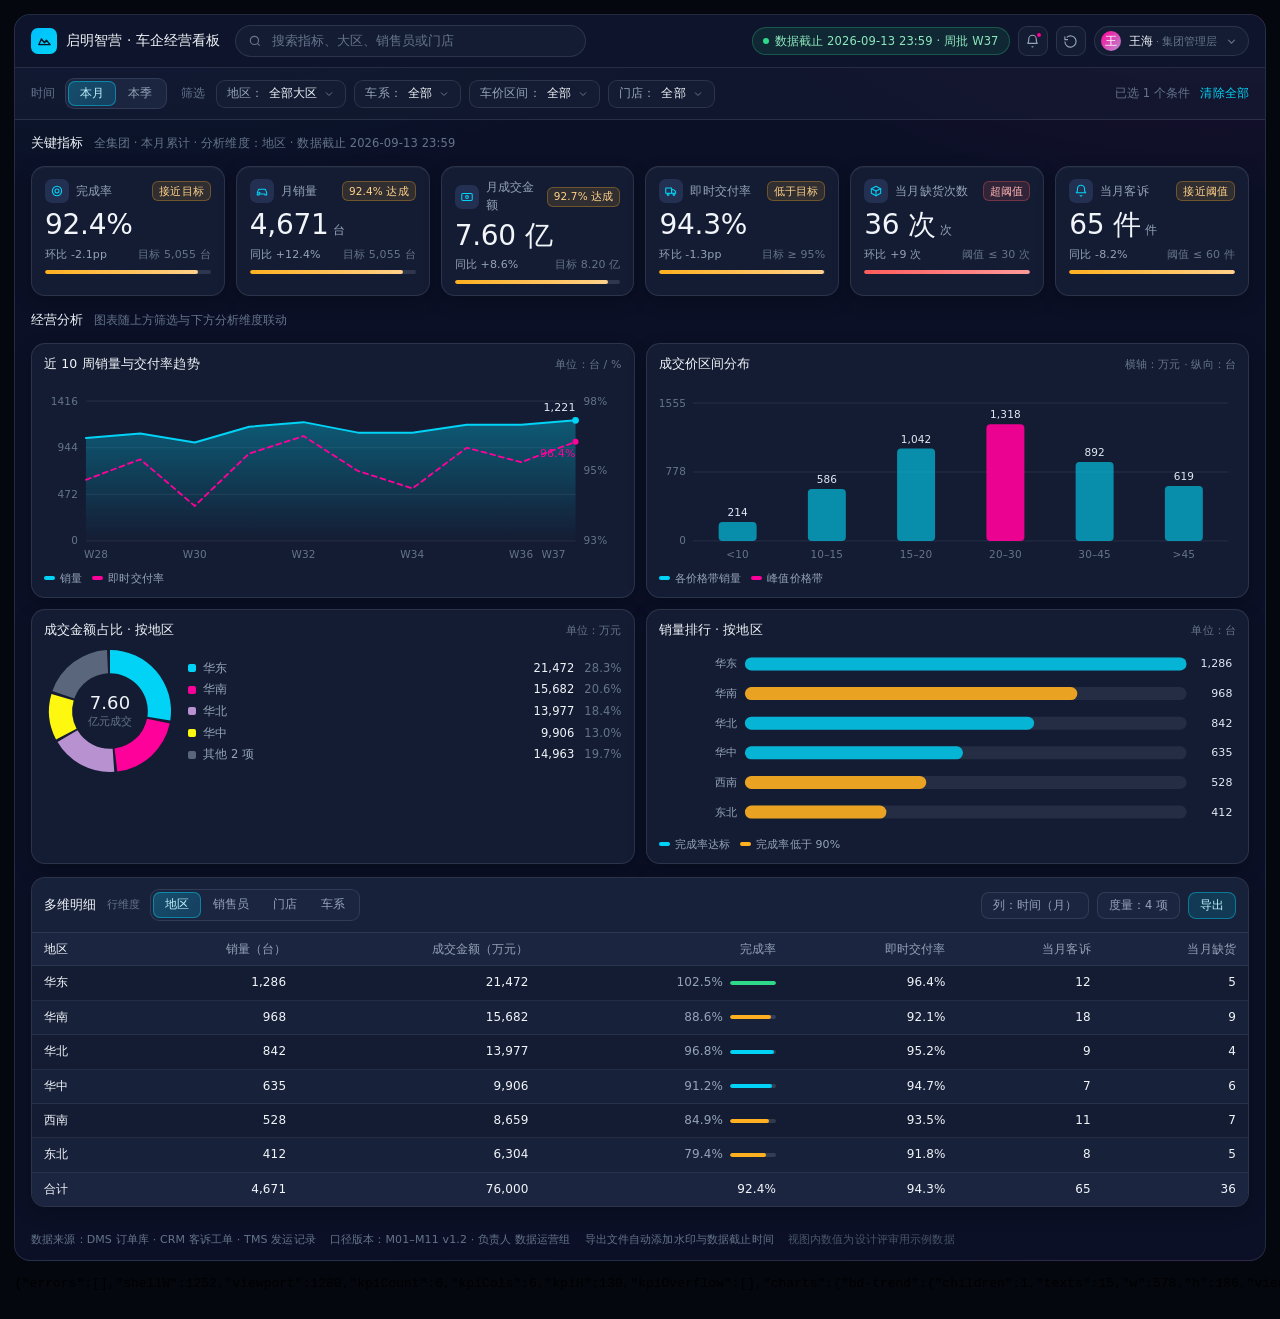
<file: check-736.html>
<!doctype html>
<html lang="zh-CN"><head><meta charset="utf-8"><title>check</title>
<style>html,body{margin:0;padding:0;background:#05070F}body{padding:14px}</style>
</head><body>
<div id="bd-dashboard" class="bd-root">
<style>
#bd-dashboard{
  --bd-canvas:#0B1026;
  --bd-chrome:#0E142B;
  --bd-surface:#141C33;
  --bd-surface-2:#1B2540;
  --bd-surface-3:#243052;
  --bd-line:rgba(148,163,184,.18);
  --bd-line-2:rgba(148,163,184,.30);
  --bd-text:#F1F5F9;
  --bd-text-2:#94A3B8;
  --bd-text-3:#64748B;
  --bd-s1:#00D3F6;
  --bd-s2:#FE019A;
  --bd-s3:#B891D0;
  --bd-s4:#FEF810;
  --bd-ok:#2FD98A;
  --bd-warn:#FFB020;
  --bd-risk:#FF5C5C;
  --bd-r:14px;
  --bd-r-sm:8px;
  font-family:"Inter","PingFang SC","Microsoft YaHei","Segoe UI",system-ui,-apple-system,sans-serif;
  color:var(--bd-text);
  font-size:13px;
  line-height:1.45;
  letter-spacing:.01em;
  -webkit-font-smoothing:antialiased;
}
#bd-dashboard *{box-sizing:border-box}
#bd-dashboard .bd-sr{position:absolute;width:1px;height:1px;overflow:hidden;clip:rect(0 0 0 0);white-space:nowrap}
#bd-dashboard .bd-shell{
  background:
    radial-gradient(1100px 520px at 8% -12%,rgba(0,211,246,.10),transparent 62%),
    radial-gradient(900px 460px at 96% -6%,rgba(254,1,154,.09),transparent 58%),
    var(--bd-canvas);
  border:1px solid var(--bd-line);
  border-radius:16px;
  overflow:hidden;
}
#bd-dashboard .bd-num{font-variant-numeric:tabular-nums}

/* ---------- chrome ---------- */
#bd-dashboard .bd-chrome{
  display:flex;align-items:center;gap:14px;flex-wrap:wrap;
  padding:10px 16px;background:var(--bd-chrome);border-bottom:1px solid var(--bd-line);
}
#bd-dashboard .bd-brand{display:flex;align-items:center;gap:9px;flex:0 0 auto}
#bd-dashboard .bd-mark{
  width:26px;height:26px;border-radius:7px;display:grid;place-items:center;
  background:linear-gradient(135deg,#00BFFF,#00D3F6);color:#04121F;
}
#bd-dashboard .bd-mark svg{width:15px;height:15px;display:block}
#bd-dashboard .bd-brand-name{font-size:13.5px;font-weight:500;white-space:nowrap}
#bd-dashboard .bd-search{
  flex:1 1 200px;min-width:150px;display:flex;align-items:center;gap:8px;
  height:32px;padding:0 12px;border-radius:999px;
  background:var(--bd-surface);border:1px solid var(--bd-line);
}
#bd-dashboard .bd-search svg{width:14px;height:14px;color:var(--bd-text-3);flex:0 0 auto}
#bd-dashboard .bd-search input{
  flex:1;min-width:0;border:0;background:transparent;outline:none;
  color:var(--bd-text);font:inherit;font-size:12.5px;
}
#bd-dashboard .bd-search input::placeholder{color:var(--bd-text-3)}
#bd-dashboard .bd-chrome-right{
  display:flex;align-items:center;gap:8px;margin-left:auto;
  flex:1 1 auto;flex-wrap:wrap;justify-content:flex-end;min-width:0;
}
#bd-dashboard .bd-fresh{
  display:inline-flex;align-items:center;gap:6px;height:28px;padding:0 10px;border-radius:999px;
  background:rgba(47,217,138,.10);border:1px solid rgba(47,217,138,.28);
  color:#8DE8BC;font-size:11.5px;white-space:nowrap;flex:0 1 auto;min-width:0;max-width:100%;
}
#bd-dashboard .bd-fresh span{overflow:hidden;text-overflow:ellipsis;white-space:nowrap;min-width:0}
#bd-dashboard .bd-fresh i{width:6px;height:6px;border-radius:50%;background:var(--bd-ok);display:block}
#bd-dashboard .bd-ibtn{
  position:relative;width:30px;height:30px;display:grid;place-items:center;
  border-radius:9px;background:var(--bd-surface);border:1px solid var(--bd-line);
  color:var(--bd-text-2);cursor:pointer;padding:0;
}
#bd-dashboard .bd-ibtn:hover{color:var(--bd-text);border-color:var(--bd-line-2)}
#bd-dashboard .bd-ibtn svg{width:15px;height:15px}
#bd-dashboard .bd-dot{
  position:absolute;top:5px;right:5px;width:6px;height:6px;border-radius:50%;
  background:var(--bd-s2);border:1.5px solid var(--bd-chrome);
}
#bd-dashboard .bd-account{
  display:flex;align-items:center;gap:8px;height:30px;padding:0 10px 0 6px;border-radius:999px;
  background:var(--bd-surface);border:1px solid var(--bd-line);color:var(--bd-text);cursor:pointer;
}
#bd-dashboard .bd-avatar{
  width:20px;height:20px;border-radius:50%;display:grid;place-items:center;
  background:linear-gradient(135deg,#FE019A,#B891D0);color:#fff;font-size:10px;font-weight:500;
}
#bd-dashboard .bd-account span{font-size:12px;white-space:nowrap}
#bd-dashboard .bd-account em{font-style:normal;color:var(--bd-text-3);font-size:11px}
#bd-dashboard .bd-account svg{width:13px;height:13px;color:var(--bd-text-3)}
@media (max-width:580px){
  #bd-dashboard .bd-account em{display:none}
  #bd-dashboard .bd-chrome{gap:9px}
}

/* ---------- filters ---------- */
#bd-dashboard .bd-filters{
  display:flex;align-items:center;gap:8px;flex-wrap:wrap;
  padding:10px 16px;border-bottom:1px solid var(--bd-line);background:rgba(20,28,51,.55);
}
#bd-dashboard .bd-flabel{font-size:11.5px;color:var(--bd-text-3);margin-right:2px}
#bd-dashboard .bd-seg{display:inline-flex;padding:2px;border-radius:9px;background:var(--bd-surface-2);border:1px solid var(--bd-line)}
#bd-dashboard .bd-seg button{
  appearance:none;border:0;background:transparent;color:var(--bd-text-2);
  font:inherit;font-size:12px;padding:4px 12px;border-radius:7px;cursor:pointer;
}
#bd-dashboard .bd-seg button:hover{color:var(--bd-text)}
#bd-dashboard .bd-seg button[aria-pressed="true"]{
  background:linear-gradient(135deg,rgba(0,211,246,.24),rgba(0,191,255,.16));
  color:#BDF2FE;box-shadow:inset 0 0 0 1px rgba(0,211,246,.45);
}
#bd-dashboard .bd-pill{
  display:inline-flex;align-items:center;gap:6px;height:28px;padding:0 10px;border-radius:9px;
  background:var(--bd-surface);border:1px solid var(--bd-line);color:var(--bd-text-2);font-size:12px;
}
#bd-dashboard .bd-pill svg{width:12px;height:12px;color:var(--bd-text-3)}
#bd-dashboard .bd-pill b{color:var(--bd-text);font-weight:400}
#bd-dashboard .bd-filter-tail{margin-left:auto;display:flex;align-items:center;gap:10px;font-size:11.5px;color:var(--bd-text-3)}
#bd-dashboard .bd-filter-tail a{color:var(--bd-s1);text-decoration:none}

/* ---------- layout ---------- */
#bd-dashboard .bd-main{padding:14px 16px 16px;display:flex;flex-direction:column;gap:13px}
#bd-dashboard .bd-sechead{display:flex;align-items:baseline;gap:10px;flex-wrap:wrap}
#bd-dashboard .bd-sechead h2{margin:0;font-size:13px;font-weight:500}
#bd-dashboard .bd-scope{font-size:11.5px;color:var(--bd-text-3)}
#bd-dashboard .bd-scope b{color:var(--bd-text-2);font-weight:400}

/* ---------- KPI ---------- */
#bd-dashboard .bd-kpis{display:grid;gap:11px;grid-template-columns:repeat(2,minmax(0,1fr))}
@media (min-width:620px){#bd-dashboard .bd-kpis{grid-template-columns:repeat(3,minmax(0,1fr))}}
@media (min-width:1000px){#bd-dashboard .bd-kpis{grid-template-columns:repeat(6,minmax(0,1fr))}}
#bd-dashboard .bd-kpi{
  background:var(--bd-surface);border:1px solid var(--bd-line);border-radius:var(--bd-r);
  padding:12px 13px 11px;display:flex;flex-direction:column;gap:7px;
  box-shadow:0 1px 0 rgba(255,255,255,.03) inset,0 6px 18px rgba(0,0,0,.22);
}
#bd-dashboard .bd-kpi-top{display:flex;align-items:center;gap:7px}
#bd-dashboard .bd-kpi-ic{
  width:24px;height:24px;border-radius:7px;display:grid;place-items:center;flex:0 0 auto;
  background:var(--bd-surface-3);color:var(--bd-s1);
}
#bd-dashboard .bd-kpi-ic svg{width:14px;height:14px}
#bd-dashboard .bd-kpi-name{font-size:12px;color:var(--bd-text-2);flex:1;min-width:0}
#bd-dashboard .bd-chip{
  font-size:10.5px;padding:1.5px 6px;border-radius:6px;white-space:nowrap;
  border:1px solid transparent;
}
#bd-dashboard .bd-chip.ok{color:#8DE8BC;background:rgba(47,217,138,.12);border-color:rgba(47,217,138,.3)}
#bd-dashboard .bd-chip.warn{color:#FFD18A;background:rgba(255,176,32,.12);border-color:rgba(255,176,32,.3)}
#bd-dashboard .bd-chip.risk{color:#FFB4B4;background:rgba(255,92,92,.13);border-color:rgba(255,92,92,.32)}
#bd-dashboard .bd-kpi-val{display:flex;align-items:baseline;gap:4px}
#bd-dashboard .bd-kpi-val strong{font-size:28px;font-weight:500;line-height:1.05;letter-spacing:-.01em}
#bd-dashboard .bd-kpi-val span{font-size:11.5px;color:var(--bd-text-2)}
#bd-dashboard .bd-kpi-foot{display:flex;align-items:center;gap:8px;font-size:11px;color:var(--bd-text-3)}
#bd-dashboard .bd-kpi-foot b{font-weight:400;color:var(--bd-text-2)}
#bd-dashboard .bd-up{color:var(--bd-ok)}
#bd-dashboard .bd-down{color:var(--bd-risk)}
#bd-dashboard .bd-bar{height:4px;border-radius:99px;background:rgba(148,163,184,.20);overflow:hidden}
#bd-dashboard .bd-bar i{display:block;height:100%;border-radius:99px;background:linear-gradient(90deg,#00BFFF,#00D3F6)}
#bd-dashboard .bd-bar.warn i{background:linear-gradient(90deg,#FFB020,#FFD18A)}
#bd-dashboard .bd-bar.risk i{background:linear-gradient(90deg,#FF5C5C,#FF9A9A)}

/* ---------- charts ---------- */
#bd-dashboard .bd-charts{display:grid;gap:11px;grid-template-columns:minmax(0,1fr)}
@media (min-width:660px){#bd-dashboard .bd-charts{grid-template-columns:repeat(2,minmax(0,1fr))}}
#bd-dashboard .bd-panel{
  background:var(--bd-surface);border:1px solid var(--bd-line);border-radius:var(--bd-r);
  padding:11px 12px 10px;display:flex;flex-direction:column;gap:6px;min-width:0;
  box-shadow:0 6px 18px rgba(0,0,0,.22);
}
#bd-dashboard .bd-panel-head{display:flex;align-items:baseline;gap:8px}
#bd-dashboard .bd-panel-head h3{margin:0;font-size:12.5px;font-weight:500}
#bd-dashboard .bd-panel-head span{font-size:11px;color:var(--bd-text-3);margin-left:auto;white-space:nowrap}
#bd-dashboard .bd-chart{width:100%;height:186px;min-width:0}
#bd-dashboard .bd-chart svg{display:block;width:100%;height:100%}
#bd-dashboard .bd-legend{display:flex;flex-wrap:wrap;gap:10px;font-size:11px;color:var(--bd-text-2)}
#bd-dashboard .bd-legend i{display:inline-block;width:11px;height:4px;border-radius:2px;margin-right:5px;vertical-align:2px}
#bd-dashboard .bd-donut{display:flex;gap:12px;align-items:center;flex-wrap:wrap}
#bd-dashboard .bd-donut-frame{width:132px;height:132px;flex:0 0 auto}
#bd-dashboard .bd-donut-frame svg{display:block;width:100%;height:100%}
#bd-dashboard .bd-dl{flex:1 1 148px;min-width:132px;display:flex;flex-direction:column;gap:5px;margin:0;padding:0;list-style:none}
#bd-dashboard .bd-dl li{display:flex;align-items:center;gap:7px;font-size:11.5px;color:var(--bd-text-2)}
#bd-dashboard .bd-dl i{width:8px;height:8px;border-radius:2px;flex:0 0 auto}
#bd-dashboard .bd-dl li span{flex:1 1 auto;min-width:0;overflow:hidden;text-overflow:ellipsis;white-space:nowrap}
#bd-dashboard .bd-dl em{font-style:normal;color:var(--bd-text);font-variant-numeric:tabular-nums;flex:0 0 auto}
#bd-dashboard .bd-dl u{text-decoration:none;color:var(--bd-text-3);width:40px;flex:0 0 auto;text-align:right;font-variant-numeric:tabular-nums}

/* ---------- table ---------- */
#bd-dashboard .bd-detail{
  background:var(--bd-surface);border:1px solid var(--bd-line);border-radius:var(--bd-r);
  overflow:hidden;box-shadow:0 6px 18px rgba(0,0,0,.22);
}
#bd-dashboard .bd-detail-head{
  display:flex;align-items:center;gap:10px;flex-wrap:wrap;
  padding:11px 12px;border-bottom:1px solid var(--bd-line);background:rgba(27,37,64,.55);
}
#bd-dashboard .bd-detail-head h3{margin:0;font-size:12.5px;font-weight:500}
#bd-dashboard .bd-detail-head .bd-hint{font-size:11px;color:var(--bd-text-3)}
#bd-dashboard .bd-detail-head .bd-right{margin-left:auto;display:flex;gap:8px;align-items:center}
#bd-dashboard .bd-btn{
  height:27px;padding:0 11px;border-radius:8px;font:inherit;font-size:11.5px;cursor:pointer;
  background:var(--bd-surface-2);border:1px solid var(--bd-line);color:var(--bd-text-2);
}
#bd-dashboard .bd-btn:hover{color:var(--bd-text);border-color:var(--bd-line-2)}
#bd-dashboard .bd-btn.primary{background:rgba(0,211,246,.14);border-color:rgba(0,211,246,.42);color:#BDF2FE}
#bd-dashboard .bd-tablewrap{overflow-x:auto}
#bd-dashboard table.bd-table{border-collapse:separate;border-spacing:0;width:100%;min-width:620px;font-size:12px}
#bd-dashboard .bd-table th,#bd-dashboard .bd-table td{
  padding:8px 12px;text-align:right;white-space:nowrap;border-bottom:1px solid rgba(148,163,184,.12);
}
#bd-dashboard .bd-table th{
  background:var(--bd-surface-2);color:var(--bd-text-2);font-weight:400;font-size:11.5px;
  position:sticky;top:0;z-index:3;
}
#bd-dashboard .bd-table td{background:var(--bd-surface);color:var(--bd-text-2)}
#bd-dashboard .bd-table tbody tr:nth-child(even) td{background:#18213A}
#bd-dashboard .bd-table th:first-child,#bd-dashboard .bd-table td:first-child{
  text-align:left;position:sticky;left:0;z-index:2;color:var(--bd-text);
}
#bd-dashboard .bd-table thead th:first-child{z-index:4}
#bd-dashboard .bd-table tfoot td{
  background:var(--bd-surface-2);color:var(--bd-text);border-bottom:0;font-variant-numeric:tabular-nums;
}
#bd-dashboard .bd-table td.bd-n,#bd-dashboard .bd-table tfoot td{font-variant-numeric:tabular-nums;color:var(--bd-text)}
#bd-dashboard .bd-cellrate{display:flex;align-items:center;gap:7px;justify-content:flex-end}
#bd-dashboard .bd-mini{width:46px;height:4px;border-radius:99px;background:rgba(148,163,184,.22);overflow:hidden;flex:0 0 auto}
#bd-dashboard .bd-mini i{display:block;height:100%;border-radius:99px}
#bd-dashboard .bd-flag{display:inline-flex;align-items:center;gap:4px}
#bd-dashboard .bd-flag svg{width:11px;height:11px}
#bd-dashboard .bd-foot{padding:9px 16px 12px;font-size:11px;color:var(--bd-text-3);display:flex;gap:14px;flex-wrap:wrap}
</style>

<div class="bd-shell">
  <div class="bd-chrome">
    <div class="bd-brand">
      <span class="bd-mark" aria-hidden="true">
        <svg viewBox="0 0 24 24" fill="none" stroke="currentColor" stroke-width="2.2" stroke-linecap="round" stroke-linejoin="round"><path d="M3 17l4-9 5 6 3-4 6 7z"/></svg>
      </span>
      <span class="bd-brand-name">启明智营 · 车企经营看板</span>
    </div>
    <label class="bd-search">
      <svg viewBox="0 0 24 24" fill="none" stroke="currentColor" stroke-width="2" aria-hidden="true"><circle cx="11" cy="11" r="7"/><path d="M20 20l-3.5-3.5"/></svg>
      <input id="bd-search-input" type="search" placeholder="搜索指标、大区、销售员或门店" aria-label="搜索指标、大区、销售员或门店">
    </label>
    <div class="bd-chrome-right">
      <span class="bd-fresh"><i></i><span>数据截止 2026-09-13 23:59 · 周批 W37</span></span>
      <button type="button" class="bd-ibtn" aria-label="消息通知，3 条未读">
        <svg viewBox="0 0 24 24" fill="none" stroke="currentColor" stroke-width="1.8" aria-hidden="true"><path d="M18 8a6 6 0 10-12 0c0 6-2 7-2 7h16s-2-1-2-7"/><path d="M10.5 20a2 2 0 003 0"/></svg>
        <span class="bd-dot" aria-hidden="true"></span>
      </button>
      <button type="button" class="bd-ibtn" id="bd-reset" aria-label="恢复最初状态">
        <svg viewBox="0 0 24 24" fill="none" stroke="currentColor" stroke-width="1.8" aria-hidden="true"><path d="M3 12a9 9 0 1 0 3-6.7"/><path d="M3 4v5h5"/></svg>
      </button>
      <button type="button" class="bd-account">
        <span class="bd-avatar" aria-hidden="true">王</span>
        <span>王海 <em>· 集团管理层</em></span>
        <svg viewBox="0 0 24 24" fill="none" stroke="currentColor" stroke-width="2" aria-hidden="true"><path d="M6 9l6 6 6-6"/></svg>
      </button>
    </div>
  </div>

  <div class="bd-filters">
    <span class="bd-flabel">时间</span>
    <div class="bd-seg" role="group" aria-label="时间口径">
      <button type="button" data-period="month" aria-pressed="true">本月</button>
      <button type="button" data-period="quarter" aria-pressed="false">本季</button>
    </div>
    <span class="bd-flabel" style="margin-left:6px">筛选</span>
    <span class="bd-pill">地区：<b>全部大区</b>
      <svg viewBox="0 0 24 24" fill="none" stroke="currentColor" stroke-width="2" aria-hidden="true"><path d="M6 9l6 6 6-6"/></svg></span>
    <span class="bd-pill">车系：<b>全部</b>
      <svg viewBox="0 0 24 24" fill="none" stroke="currentColor" stroke-width="2" aria-hidden="true"><path d="M6 9l6 6 6-6"/></svg></span>
    <span class="bd-pill">车价区间：<b>全部</b>
      <svg viewBox="0 0 24 24" fill="none" stroke="currentColor" stroke-width="2" aria-hidden="true"><path d="M6 9l6 6 6-6"/></svg></span>
    <span class="bd-pill">门店：<b>全部</b>
      <svg viewBox="0 0 24 24" fill="none" stroke="currentColor" stroke-width="2" aria-hidden="true"><path d="M6 9l6 6 6-6"/></svg></span>
    <div class="bd-filter-tail"><span>已选 1 个条件</span><a href="#bd-dashboard">清除全部</a></div>
  </div>

  <div class="bd-main">
    <div class="bd-sechead">
      <h2>关键指标</h2>
      <span class="bd-scope" id="bd-scope" aria-live="polite">全集团 · 本月累计 · 分析维度：地区 · 11 项指标已接入</span>
    </div>
    <div class="bd-kpis" id="bd-kpis"></div>

    <div class="bd-sechead" style="margin-top:2px">
      <h2>经营分析</h2>
      <span class="bd-scope">图表随上方筛选与下方分析维度联动</span>
    </div>
    <div class="bd-charts">
      <section class="bd-panel">
        <div class="bd-panel-head"><h3 id="bd-trend-title">销量与交付率趋势</h3><span id="bd-trend-unit">单位：台 / %</span></div>
        <div class="bd-chart"><svg id="bd-trend" role="img" aria-labelledby="bd-trend-title"></svg></div>
        <div class="bd-legend">
          <span><i style="background:#00D3F6"></i>销量</span>
          <span><i style="background:#FE019A"></i>即时交付率</span>
        </div>
      </section>

      <section class="bd-panel">
        <div class="bd-panel-head"><h3 id="bd-dist-title">成交价区间分布</h3><span>横轴：万元 · 纵向：台</span></div>
        <div class="bd-chart"><svg id="bd-dist" role="img" aria-labelledby="bd-dist-title"></svg></div>
        <div class="bd-legend">
          <span><i style="background:#00D3F6"></i>各价格带销量</span>
          <span><i style="background:#FE019A"></i>峰值价格带</span>
        </div>
      </section>

      <section class="bd-panel">
        <div class="bd-panel-head"><h3 id="bd-donut-title">成交金额占比</h3><span id="bd-donut-unit">单位：万元</span></div>
        <div class="bd-donut">
          <div class="bd-donut-frame"><svg id="bd-donut" role="img" aria-labelledby="bd-donut-title"></svg></div>
          <ul class="bd-dl" id="bd-donut-legend"></ul>
        </div>
      </section>

      <section class="bd-panel">
        <div class="bd-panel-head"><h3 id="bd-rank-title">销量排行</h3><span>单位：台</span></div>
        <div class="bd-chart"><svg id="bd-rank" role="img" aria-labelledby="bd-rank-title"></svg></div>
        <div class="bd-legend">
          <span><i style="background:#00D3F6"></i>完成率达标</span>
          <span><i style="background:#FFB020"></i>完成率低于 90%</span>
        </div>
      </section>
    </div>

    <section class="bd-detail">
      <div class="bd-detail-head">
        <h3>多维明细</h3>
        <span class="bd-hint">行维度</span>
        <div class="bd-seg" role="group" aria-label="明细行维度" id="bd-dims">
          <button type="button" data-dim="地区" aria-pressed="true">地区</button>
          <button type="button" data-dim="销售员" aria-pressed="false">销售员</button>
          <button type="button" data-dim="门店" aria-pressed="false">门店</button>
          <button type="button" data-dim="车系" aria-pressed="false">车系</button>
        </div>
        <div class="bd-right">
          <button type="button" class="bd-btn">列：时间（月）</button>
          <button type="button" class="bd-btn">度量：4 项</button>
          <button type="button" class="bd-btn primary">导出</button>
        </div>
      </div>
      <div class="bd-tablewrap">
        <table class="bd-table">
          <caption class="bd-sr" id="bd-table-caption">按当前分析维度展开的明细数据</caption>
          <thead><tr id="bd-thead"></tr></thead>
          <tbody id="bd-tbody"></tbody>
          <tfoot><tr id="bd-tfoot"></tr></tfoot>
        </table>
      </div>
    </section>
  </div>

  <div class="bd-foot">
    <span>数据来源：DMS 订单库 · CRM 客诉工单 · TMS 发运记录</span>
    <span>口径版本：M01–M11 v1.2 · 负责人 数据运营组</span>
    <span>导出文件自动添加水印与数据截止时间</span>
    <span style="color:#475569">视图内数值为设计评审用示例数据</span>
  </div>
</div>

<script>
(function () {
  var root = document.getElementById('bd-dashboard');
  if (!root) return;
  var NS = 'http://www.w3.org/2000/svg';

  /* ------------------------------------------------------------------ 数据层 */
  var TOTALS = { sales: 4671, amount: 76000, complaints: 65, stockout: 36, target: 5055 };

  // [名称, 销量, 单车均价(万), 即时交付率(%), 客诉率, 缺货率, 目标达成率]
  var BASE = {
    '地区': [
      ['华东', 1286, 16.7, 96.4, 0.0093, 0.0039, 1.023],
      ['华南', 968, 16.2, 92.1, 0.0186, 0.0093, 0.886],
      ['华北', 842, 16.6, 95.2, 0.0107, 0.0048, 0.968],
      ['华中', 635, 15.6, 94.7, 0.0110, 0.0094, 0.912],
      ['西南', 528, 16.4, 93.5, 0.0208, 0.0133, 0.849],
      ['东北', 412, 15.3, 91.8, 0.0194, 0.0121, 0.794]
    ],
    '销售员': [
      ['李昊', 986, 16.3, 97.1, 0.0081, 0.0041, 1.030],
      ['陈嘉', 892, 16.4, 95.6, 0.0123, 0.0056, 0.962],
      ['周敏', 814, 17.1, 94.2, 0.0111, 0.0074, 0.921],
      ['王倩', 758, 15.8, 93.1, 0.0158, 0.0092, 0.882],
      ['赵鹏', 673, 15.2, 92.4, 0.0208, 0.0119, 0.901],
      ['孙博', 548, 16.0, 91.2, 0.0201, 0.0110, 0.812]
    ],
    '门店': [
      ['上海浦东店', 1142, 17.2, 96.8, 0.0096, 0.0044, 1.018],
      ['广州天河店', 986, 16.1, 92.6, 0.0172, 0.0081, 0.894],
      ['北京朝阳店', 872, 16.4, 95.4, 0.0103, 0.0046, 0.972],
      ['武汉江汉店', 742, 15.7, 94.1, 0.0108, 0.0094, 0.905],
      ['成都高新店', 528, 16.6, 93.8, 0.0208, 0.0133, 0.856],
      ['沈阳铁西店', 401, 15.1, 91.4, 0.0200, 0.0125, 0.798]
    ],
    '车系': [
      ['星越 L', 1286, 18.4, 95.2, 0.0086, 0.0054, 1.012],
      ['星瑞', 1102, 13.2, 96.1, 0.0091, 0.0036, 1.026],
      ['帝豪', 926, 9.8, 95.8, 0.0108, 0.0043, 0.978],
      ['博越', 742, 14.6, 93.4, 0.0148, 0.0108, 0.918],
      ['嘉际', 389, 17.8, 90.6, 0.0231, 0.0180, 0.842],
      ['银河 E8', 226, 22.6, 92.9, 0.0265, 0.0133, 0.803]
    ]
  };

  var PRICE_BINS = [['<10', 214], ['10–15', 586], ['15–20', 1042], ['20–30', 1318], ['30–45', 892], ['>45', 619]];
  var WEEK_SALES = [1042, 1088, 997, 1156, 1203, 1097, 1096, 1178, 1176, 1221];
  var WEEK_LABEL = ['W28', 'W29', 'W30', 'W31', 'W32', 'W33', 'W34', 'W35', 'W36', 'W37'];
  var MONTH_SALES = [3980, 4210, 4460, 3870, 3210, 3620, 4050, 4280, 4510, 4348, 4620, 4671];
  var MONTH_LABEL = ['10月', '11月', '12月', '1月', '2月', '3月', '4月', '5月', '6月', '7月', '8月', '9月'];

  var PERIODS = {
    month: {
      name: '本月', scope: '本月累计', factor: 1, targetFactor: 1,
      sales: [WEEK_SALES, WEEK_LABEL], axis: '近 10 周',
      delivery: [95.1, 95.8, 94.2, 96.0, 96.6, 95.4, 94.8, 96.2, 95.7, 96.4],
      donut: '成交金额占比', hint: { completion: '环比 -2.1pp', sales: '同比 +12.4%', amount: '同比 +8.6%', delivery: '环比 -1.3pp', stockout: '环比 +9 次', complaints: '同比 -8.2%' }
    },
    quarter: {
      name: '本季', scope: '本季累计', factor: 2.92, targetFactor: 2.86,
      sales: [MONTH_SALES, MONTH_LABEL], axis: '近 12 个月',
      delivery: [93.6, 93.9, 94.4, 93.1, 92.4, 92.9, 93.8, 94.1, 94.6, 93.9, 94.2, 94.3],
      donut: '成交金额占比', hint: { completion: '环比 +1.9pp', sales: '同比 +14.6%', amount: '同比 +11.2%', delivery: '环比 +0.4pp', stockout: '环比 +22 次', complaints: '同比 -5.4%' }
    }
  };

  function scaledRows(dim, period) {
    var p = PERIODS[period], src = BASE[dim], rows = [], sum = { a: 0, c: 0, o: 0, t: 0 };
    var sales = 0;
    src.forEach(function (r) {
      var s = Math.round(r[1] * p.factor);
      sales += s;
      rows.push({
        n: r[0], s: s,
        a: s * r[2],
        d: Math.min(99.2, r[3] + (period === 'quarter' ? 0.4 : 0)),
        c: s * r[4], o: s * r[5], t: s / r[6]
      });
    });
    rows.forEach(function (r) {
      sum.a += r.a; sum.c += r.c; sum.o += r.o; sum.t += r.t;
    });
    var exp = {
      a: Math.round(TOTALS.amount * p.factor),
      c: Math.round(TOTALS.complaints * p.factor),
      o: Math.round(TOTALS.stockout * p.factor),
      t: Math.round(TOTALS.target * p.targetFactor)
    };
    rows.forEach(function (r) {
      r.s = Math.round(r.s);
      r.a = Math.round(r.a); r.c = Math.round(r.c); r.o = Math.round(r.o); r.t = Math.round(r.t);
    });
    ['a', 'c', 'o', 't'].forEach(function (key) {
      var total = rows.reduce(function (acc, r) { return acc + r[key]; }, 0);
      var gap = exp[key] - total;
      if (gap !== 0) {
        var idx = 0;
        rows.forEach(function (r, i) { if (r[key] > rows[idx][key]) idx = i; });
        rows[idx][key] += gap;
      }
    });
    rows.sort(function (x, y) { return y.s - x.s; });
    rows.forEach(function (r) { r.rate = (r.s / r.t) * 100; });
    return { rows: rows, sales: sales };
  }

  function kpisFor(dim, period) {
    var d = scaledRows(dim, period), p = PERIODS[period];
    var sales = d.sales;
    var amount = d.rows.reduce(function (a, r) { return a + r.a; }, 0);
    var complaints = d.rows.reduce(function (a, r) { return a + r.c; }, 0);
    var stockout = d.rows.reduce(function (a, r) { return a + r.o; }, 0);
    var target = d.rows.reduce(function (a, r) { return a + r.t; }, 0);
    var delivery = d.rows.reduce(function (a, r) { return a + r.s * r.d; }, 0) / sales;
    var goalAmount = period === 'month' ? 82000 : 234500;
    var limitStockout = period === 'month' ? 30 : 90;
    var limitComplaints = period === 'month' ? 60 : 180;
    return {
      rows: d.rows, period: p, sales: sales, amount: amount, delivery: delivery,
      completion: sales / target * 100, complaints: complaints, stockout: stockout,
      target: target, goalAmount: goalAmount,
      limitStockout: limitStockout, limitComplaints: limitComplaints
    };
  }

  /* ------------------------------------------------------------------ 工具 */
  function fmt(n, d) {
    return Number(n).toFixed(d === undefined ? 0 : d).replace(/\B(?=(\d{3})+(?!\d))/g, ',');
  }
  function yi(n) { return (n / 10000).toFixed(2) + ' 亿'; }
  function el(tag, attrs, text) {
    var e = document.createElementNS(NS, tag);
    for (var k in attrs) { if (attrs[k] !== null && attrs[k] !== undefined) e.setAttribute(k, attrs[k]); }
    if (text !== undefined) e.textContent = text;
    return e;
  }
  function clear(node) { while (node.firstChild) node.removeChild(node.firstChild); }
  function nf(v, d) { return v.toFixed(d === undefined ? 0 : d); }

  var state = { period: 'month', dim: '地区' };

  /* ------------------------------------------------------------------ 图表 */
  function drawTrend(svg) {
    var p = PERIODS[state.period], w = svg.clientWidth || 320, h = svg.clientHeight || 186;
    svg.setAttribute('viewBox', '0 0 ' + w + ' ' + h);
    clear(svg);
    var data = p.sales[0], labels = p.sales[1], del = p.delivery;
    var narrow = w < 400;
    var padL = 42, padR = narrow ? 14 : 46, padT = 22, padB = 24;
    var plotW = Math.max(40, w - padL - padR), plotH = Math.max(40, h - padT - padB);
    var maxV = Math.max.apply(null, data) * 1.16;
    var x = function (i) { return padL + (data.length === 1 ? 0 : plotW * i / (data.length - 1)); };
    var y = function (v) { return padT + plotH - plotH * v / maxV; };
    var dmin = Math.min.apply(null, del) - 1.2, dmax = Math.max.apply(null, del) + 1.2;
    var y2 = function (v) { return padT + plotH - plotH * (v - dmin) / (dmax - dmin); };

    var g = el('g');
    var defs = el('defs');
    var grad = el('linearGradient', { id: 'bd-grad-trend', x1: '0', y1: '0', x2: '0', y2: '1' });
    grad.appendChild(el('stop', { offset: '0%', 'stop-color': '#00D3F6', 'stop-opacity': '0.34' }));
    grad.appendChild(el('stop', { offset: '100%', 'stop-color': '#00D3F6', 'stop-opacity': '0' }));
    defs.appendChild(grad); g.appendChild(defs);

    for (var t = 0; t <= 3; t++) {
      var vy = padT + plotH * t / 3;
      g.appendChild(el('line', { x1: padL, y1: vy, x2: padL + plotW, y2: vy, stroke: 'rgba(148,163,184,0.14)', 'stroke-width': 1 }));
      var val = maxV * (1 - t / 3);
      g.appendChild(el('text', { x: padL - 8, y: vy + 3.5, 'text-anchor': 'end', fill: '#64748B', 'font-size': 10.5 }, nf(val, 0)));
    }

    var area = 'M' + x(0) + ' ' + (padT + plotH);
    data.forEach(function (v, i) { area += ' L' + nf(x(i), 1) + ' ' + nf(y(v), 1); });
    area += ' L' + x(data.length - 1) + ' ' + (padT + plotH) + ' Z';
    g.appendChild(el('path', { d: area, fill: 'url(#bd-grad-trend)' }));

    var line = '';
    data.forEach(function (v, i) { line += (i ? ' L' : 'M') + nf(x(i), 1) + ' ' + nf(y(v), 1); });
    g.appendChild(el('path', { d: line, fill: 'none', stroke: '#00D3F6', 'stroke-width': 2, 'stroke-linejoin': 'round', 'stroke-linecap': 'round' }));

    var dl = '';
    del.forEach(function (v, i) { dl += (i ? ' L' : 'M') + nf(x(i), 1) + ' ' + nf(y2(v), 1); });
    g.appendChild(el('path', { d: dl, fill: 'none', stroke: '#FE019A', 'stroke-width': 1.8, 'stroke-dasharray': '5 4', 'stroke-linecap': 'round' }));

    if (!narrow) {
      [0, 1, 2].forEach(function (k) {
        var v = dmax - (dmax - dmin) * k / 2;
        g.appendChild(el('text', { x: padL + plotW + 8, y: y2(v) + 3.5, fill: '#64748B', 'font-size': 10.5 }, nf(v, 0) + '%'));
      });
    }

    var lastX = x(data.length - 1), lastY = y(data[data.length - 1]);
    g.appendChild(el('circle', { cx: lastX, cy: lastY, r: 3.4, fill: '#00D3F6' }));
    g.appendChild(el('text', {
      x: Math.min(lastX, padL + plotW), y: lastY - 9, 'text-anchor': 'end',
      fill: '#E2E8F4', 'font-size': 11, 'font-weight': 500
    }, fmt(data[data.length - 1])));
    var ly2 = y2(del[del.length - 1]);
    g.appendChild(el('circle', { cx: lastX, cy: ly2, r: 3, fill: '#FE019A' }));
    g.appendChild(el('text', {
      x: Math.min(lastX, padL + plotW), y: Math.max(ly2 + 15, padT + 11), 'text-anchor': 'end',
      fill: '#FE019A', 'font-size': 11
    }, nf(del[del.length - 1], 1) + '%'));

    var step = Math.max(1, Math.ceil(labels.length / (narrow ? 4 : 5)));
    labels.forEach(function (lb, i) {
      if (i % step !== 0 && i !== labels.length - 1) return;
      g.appendChild(el('text', {
        x: Math.min(Math.max(x(i), padL + 10), padL + plotW - 10), y: h - 7,
        'text-anchor': i === labels.length - 1 ? 'end' : 'middle', fill: '#64748B', 'font-size': 10.5
      }, lb));
    });
    svg.appendChild(g);
  }

  function drawDist(svg, bins) {
    var w = svg.clientWidth || 320, h = svg.clientHeight || 186;
    svg.setAttribute('viewBox', '0 0 ' + w + ' ' + h);
    clear(svg);
    var padL = 34, padR = 8, padT = 24, padB = 24;
    var plotW = Math.max(40, w - padL - padR), plotH = Math.max(40, h - padT - padB);
    var maxV = Math.max.apply(null, bins.map(function (b) { return b[1]; })) * 1.18;
    var peak = bins.reduce(function (a, b, i) { return b[1] > bins[a][1] ? i : a; }, 0);
    var slot = plotW / bins.length, bw = Math.min(38, slot * 0.56);
    var g = el('g');
    [0, 1, 2].forEach(function (k) {
      var vy = padT + plotH * k / 2;
      g.appendChild(el('line', { x1: padL, y1: vy, x2: padL + plotW, y2: vy, stroke: 'rgba(148,163,184,0.14)' }));
      g.appendChild(el('text', { x: padL - 7, y: vy + 3.5, 'text-anchor': 'end', fill: '#64748B', 'font-size': 10.5 }, nf(maxV * (1 - k / 2), 0)));
    });
    bins.forEach(function (b, i) {
      var bh = Math.max(3, plotH * b[1] / maxV);
      var bx = padL + slot * i + (slot - bw) / 2, by = padT + plotH - bh;
      g.appendChild(el('rect', {
        x: nf(bx, 1), y: nf(by, 1), width: nf(bw, 1), height: nf(bh, 1), rx: 4,
        fill: i === peak ? '#FE019A' : '#00D3F6', 'fill-opacity': i === peak ? 0.92 : 0.62
      }));
      g.appendChild(el('text', { x: nf(bx + bw / 2, 1), y: nf(by - 6, 1), 'text-anchor': 'middle', fill: '#E2E8F4', 'font-size': 10.5 }, fmt(b[1])));
      g.appendChild(el('text', { x: nf(padL + slot * i + slot / 2, 1), y: h - 7, 'text-anchor': 'middle', fill: '#64748B', 'font-size': 10.5 }, b[0]));
    });
    svg.appendChild(g);
  }

  function drawDonut(svg, rows, total) {
    var w = svg.clientWidth || 132, h = svg.clientHeight || 132;
    svg.setAttribute('viewBox', '0 0 ' + w + ' ' + h);
    clear(svg);
    var cx = w / 2, cy = h / 2, r = Math.min(w, h) / 2 - 5, rin = r * 0.62;
    var colors = ['#00D3F6', '#FE019A', '#B891D0', '#FEF810', 'rgba(148,163,184,0.55)'];
    var top = rows.slice(0, 4), rest = rows.slice(4);
    var segs = top.map(function (r) { return { n: r.n, v: r.a, c: colors[top.indexOf(r)] }; });
    if (rest.length) segs.push({ n: '其他 ' + rest.length + ' 项', v: rest.reduce(function (a, r) { return a + r.a; }, 0), c: colors[4] });
    var sum = segs.reduce(function (a, s) { return a + s.v; }, 0);
    var g = el('g');
    var a0 = -Math.PI / 2;
    segs.forEach(function (s) {
      var sweep = (s.v / sum) * Math.PI * 2, a1 = a0 + Math.max(sweep - 0.05, 0.005);
      var large = (a1 - a0) > Math.PI ? 1 : 0;
      var p = 'M' + nf(cx + r * Math.cos(a0), 2) + ' ' + nf(cy + r * Math.sin(a0), 2) +
        ' A' + nf(r, 2) + ' ' + nf(r, 2) + ' 0 ' + large + ' 1 ' + nf(cx + r * Math.cos(a1), 2) + ' ' + nf(cy + r * Math.sin(a1), 2) +
        ' L' + nf(cx + rin * Math.cos(a1), 2) + ' ' + nf(cy + rin * Math.sin(a1), 2) +
        ' A' + nf(rin, 2) + ' ' + nf(rin, 2) + ' 0 ' + large + ' 0 ' + nf(cx + rin * Math.cos(a0), 2) + ' ' + nf(cy + rin * Math.sin(a0), 2) + ' Z';
      g.appendChild(el('path', { d: p, fill: s.c }));
      a0 += sweep;
    });
    g.appendChild(el('text', { x: cx, y: cy - 2, 'text-anchor': 'middle', fill: '#F1F5F9', 'font-size': 18, 'font-weight': 500 }, yi(total).replace(' 亿', '')));
    g.appendChild(el('text', { x: cx, y: cy + 14, 'text-anchor': 'middle', fill: '#64748B', 'font-size': 10.5 }, '亿元成交'));
    svg.appendChild(g);
    return segs;
  }

  function drawRank(svg, rows) {
    var w = svg.clientWidth || 320, h = svg.clientHeight || 186;
    svg.setAttribute('viewBox', '0 0 ' + w + ' ' + h);
    clear(svg);
    var labelW = 78, valueW = 46, padR = 4, padT = 4;
    var barX = labelW + 8, barArea = Math.max(30, w - barX - valueW - padR);
    var rowH = Math.min(30, (h - padT * 2) / rows.length);
    var bh = Math.max(9, rowH * 0.44);
    var maxV = Math.max.apply(null, rows.map(function (r) { return r.s; }));
    var g = el('g');
    rows.forEach(function (r, i) {
      var cy = padT + rowH * i + rowH / 2;
      var y = cy - bh / 2;
      var ok = r.rate >= 90;
      g.appendChild(el('text', { x: labelW, y: cy + 3.5, 'text-anchor': 'end', fill: '#94A3B8', 'font-size': 11 }, r.n));
      g.appendChild(el('rect', { x: barX, y: y, width: barArea, height: bh, rx: bh / 2, fill: 'rgba(148,163,184,0.13)' }));
      g.appendChild(el('rect', {
        x: barX, y: y, width: Math.max(2, barArea * r.s / maxV), height: bh, rx: bh / 2,
        fill: ok ? '#00D3F6' : '#FFB020', 'fill-opacity': ok ? 0.82 : 0.9
      }));
      g.appendChild(el('text', { x: w - padR, y: cy + 3.5, 'text-anchor': 'end', fill: '#E2E8F4', 'font-size': 11 }, fmt(r.s)));
    });
    svg.appendChild(g);
  }

  /* ------------------------------------------------------------------ 渲染 */
  var KPI_DEFS = [
    { key: 'completion', name: '完成率', icon: 'target' },
    { key: 'sales', icon: 'car', name: { month: '月销量', quarter: '季销量' } },
    { key: 'amount', icon: 'cash', name: { month: '月成交金额', quarter: '季成交金额' } },
    { key: 'delivery', name: '即时交付率', icon: 'truck' },
    { key: 'stockout', icon: 'box', name: { month: '当月缺货次数', quarter: '当季缺货次数' } },
    { key: 'complaints', icon: 'bell', name: { month: '当月客诉', quarter: '当季客诉' } }
  ];
  var ICONS = {
    target: '<circle cx="12" cy="12" r="8"/><circle cx="12" cy="12" r="3.4"/>',
    car: '<path d="M4 15l1.6-4.4A2 2 0 017.5 9h9a2 2 0 011.9 1.6L20 15v4h-3v-2H7v2H4z"/><circle cx="7.5" cy="15" r="1"/>',
    cash: '<rect x="3" y="6" width="18" height="12" rx="2"/><circle cx="12" cy="12" r="2.4"/>',
    truck: '<path d="M3 7h10v9H3z"/><path d="M13 10h4l3 3v3h-7z"/><circle cx="7" cy="18" r="1.6"/><circle cx="17" cy="18" r="1.6"/>',
    box: '<path d="M4 8l8-4 8 4v8l-8 4-8-4z"/><path d="M4 8l8 4 8-4"/><path d="M12 12v8"/>',
    bell: '<path d="M18 8a6 6 0 10-12 0c0 6-2 7-2 7h16s-2-1-2-7"/><path d="M10.5 20a2 2 0 003 0"/>'
  };

  function chipText(key, ratio) {
    if (key === 'completion') return ratio >= 95 ? '达标' : ratio >= 90 ? '接近目标' : '未达标';
    if (key === 'sales' || key === 'amount') return nf(ratio, 1) + '% 达成';
    if (key === 'delivery') return ratio >= 100 ? '达标' : '低于目标';
    if (key === 'stockout') return ratio <= 80 ? '在阈值内' : '超阈值';
    if (key === 'complaints') return ratio <= 80 ? '在阈值内' : '接近阈值';
    return '';
  }

  function renderKpis(d) {
    var box = document.getElementById('bd-kpis');
    clear(box);
    KPI_DEFS.forEach(function (def) {
      var k = def.key, hint = d.period.hint[k];
      var value, sub, ratio, tone;
      if (k === 'completion') {
        value = nf(d.completion, 1) + '%'; sub = '目标 ' + fmt(d.target) + ' 台';
        ratio = d.completion; tone = d.completion >= 95 ? '' : d.completion >= 90 ? 'warn' : 'risk';
      } else if (k === 'sales') {
        value = fmt(d.sales); sub = '目标 ' + fmt(d.target) + ' 台';
        ratio = d.sales / d.target * 100; tone = ratio >= 95 ? '' : ratio >= 90 ? 'warn' : 'risk';
      } else if (k === 'amount') {
        value = yi(d.amount); sub = '目标 ' + yi(d.goalAmount);
        ratio = d.amount / d.goalAmount * 100; tone = ratio >= 95 ? '' : ratio >= 90 ? 'warn' : 'risk';
      } else if (k === 'delivery') {
        value = nf(d.delivery, 1) + '%'; sub = '目标 ≥ 95%';
        ratio = d.delivery / 95 * 100; tone = d.delivery >= 95 ? '' : d.delivery >= 93 ? 'warn' : 'risk';
      } else if (k === 'stockout') {
        value = fmt(d.stockout) + ' 次'; sub = '阈值 ≤ ' + d.limitStockout + ' 次';
        ratio = d.stockout / d.limitStockout * 100; tone = ratio <= 80 ? '' : ratio <= 110 ? 'warn' : 'risk';
      } else {
        value = fmt(d.complaints) + ' 件'; sub = '阈值 ≤ ' + d.limitComplaints + ' 件';
        ratio = d.complaints / d.limitComplaints * 100; tone = ratio <= 80 ? '' : ratio <= 110 ? 'warn' : 'risk';
      }
      var card = document.createElement('article');
      card.className = 'bd-kpi';
      var top = document.createElement('div');
      top.className = 'bd-kpi-top';
      var ic = document.createElement('span');
      ic.className = 'bd-kpi-ic';
      ic.innerHTML = '<svg viewBox="0 0 24 24" fill="none" stroke="currentColor" stroke-width="1.8" stroke-linecap="round" stroke-linejoin="round" aria-hidden="true">' + ICONS[def.icon] + '</svg>';
      var nm = document.createElement('span');
      nm.className = 'bd-kpi-name';
      nm.textContent = typeof def.name === 'string' ? def.name : def.name[state.period];
      var chip = document.createElement('span');
      chip.className = 'bd-chip ' + (tone === '' ? 'ok' : tone);
      chip.textContent = chipText(k, ratio);
      top.appendChild(ic); top.appendChild(nm); top.appendChild(chip);

      var val = document.createElement('div');
      val.className = 'bd-kpi-val';
      var strong = document.createElement('strong');
      strong.className = 'bd-num';
      strong.textContent = value;
      val.appendChild(strong);
      var unit = (k === 'completion' || k === 'delivery') ? '' : (k === 'sales' ? ' 台' : (k === 'stockout' ? ' 次' : (k === 'complaints' ? ' 件' : '')));
      if (unit) { var u = document.createElement('span'); u.textContent = unit.trim(); val.appendChild(u); }

      var foot = document.createElement('div');
      foot.className = 'bd-kpi-foot';
      var hb = document.createElement('b');
      hb.textContent = hint;
      foot.appendChild(hb);
      var sp = document.createElement('span');
      sp.style.marginLeft = 'auto';
      sp.textContent = sub;
      foot.appendChild(sp);

      var bar = document.createElement('div');
      bar.className = 'bd-bar ' + tone;
      bar.setAttribute('role', 'progressbar');
      bar.setAttribute('aria-label', def.name + ' 达成情况');
      var inner = document.createElement('i');
      inner.style.width = Math.max(3, Math.min(100, ratio)) + '%';
      bar.appendChild(inner);

      card.appendChild(top); card.appendChild(val); card.appendChild(foot); card.appendChild(bar);
      box.appendChild(card);
    });
  }

  function renderTable(d) {
    var head = document.getElementById('bd-thead');
    var body = document.getElementById('bd-tbody');
    var foot = document.getElementById('bd-tfoot');
    clear(head); clear(body); clear(foot);
    var cols = [state.dim, '销量（台）', '成交金额（万元）', '完成率', '即时交付率', '当月客诉', '当月缺货'];
    cols.forEach(function (c, i) {
      var th = document.createElement('th');
      th.textContent = c;
      if (i === 0) th.setAttribute('scope', 'row');
      head.appendChild(th);
    });
    d.rows.forEach(function (r) {
      var tr = document.createElement('tr');
      [r.n, fmt(r.s), fmt(r.a), '', nf(r.d, 1) + '%', fmt(r.c), fmt(r.o)].forEach(function (v, i) {
        var td = document.createElement('td');
        if (i === 3) {
          var wrap = document.createElement('div');
          wrap.className = 'bd-cellrate';
          var txt = document.createElement('span');
          txt.textContent = nf(r.rate, 1) + '%';
          var mini = document.createElement('span');
          mini.className = 'bd-mini';
          var mi = document.createElement('i');
          var tone = r.rate >= 100 ? '#2FD98A' : r.rate >= 90 ? '#00D3F6' : '#FFB020';
          mi.style.background = tone;
          mi.style.width = Math.min(100, r.rate) + '%';
          mini.appendChild(mi);
          wrap.appendChild(txt); wrap.appendChild(mini);
          td.appendChild(wrap);
        } else {
          td.textContent = v;
          if (i > 0) td.className = 'bd-n';
        }
        tr.appendChild(td);
      });
      body.appendChild(tr);
    });
    var totalSales = d.rows.reduce(function (a, r) { return a + r.s; }, 0);
    var totalAmount = d.rows.reduce(function (a, r) { return a + r.a; }, 0);
    var totalC = d.rows.reduce(function (a, r) { return a + r.c; }, 0);
    var totalO = d.rows.reduce(function (a, r) { return a + r.o; }, 0);
    ['合计', fmt(totalSales), fmt(totalAmount), nf(d.completion, 1) + '%', nf(d.delivery, 1) + '%', fmt(totalC), fmt(totalO)]
      .forEach(function (v) {
        var td = document.createElement('td');
        td.textContent = v;
        foot.appendChild(td);
      });
  }

  function renderDonut(d) {
    var svg = document.getElementById('bd-donut');
    var segs = drawDonut(svg, d.rows, d.amount);
    var ul = document.getElementById('bd-donut-legend');
    clear(ul);
    segs.forEach(function (s) {
      var li = document.createElement('li');
      var sw = document.createElement('i');
      sw.style.background = s.c;
      var name = document.createElement('span');
      name.textContent = s.n;
      var val = document.createElement('em');
      val.textContent = fmt(s.v);
      var pct = document.createElement('u');
      pct.textContent = nf(s.v / d.amount * 100, 1) + '%';
      li.appendChild(sw); li.appendChild(name); li.appendChild(val); li.appendChild(pct);
      ul.appendChild(li);
    });
  }

  function render() {
    var d = kpisFor(state.dim, state.period);
    renderKpis(d);
    document.getElementById('bd-scope').textContent =
      '全集团 · ' + d.period.scope + ' · 分析维度：' + state.dim + ' · 数据截止 2026-09-13 23:59';
    document.getElementById('bd-trend-title').textContent = d.period.axis + '销量与交付率趋势';
    document.getElementById('bd-dist-title').textContent = '成交价区间分布';
    document.getElementById('bd-donut-title').textContent = '成交金额占比 · 按' + state.dim;
    document.getElementById('bd-rank-title').textContent = '销量排行 · 按' + state.dim;
    drawTrend(document.getElementById('bd-trend'));
    var bins = PRICE_BINS.map(function (b) { return [b[0], Math.round(b[1] * d.period.factor)]; });
    var binSum = bins.reduce(function (a, b) { return a + b[1]; }, 0);
    if (binSum !== d.sales) {
      var bi = 0;
      bins.forEach(function (b, i) { if (b[1] > bins[bi][1]) bi = i; });
      bins[bi][1] += d.sales - binSum;
    }
    drawDist(document.getElementById('bd-dist'), bins);
    renderDonut(d);
    drawRank(document.getElementById('bd-rank'), d.rows);
    renderTable(d);
  }

  /* ------------------------------------------------------------------ 交互 */
  root.querySelectorAll('[data-period]').forEach(function (btn) {
    btn.addEventListener('click', function () {
      state.period = btn.getAttribute('data-period');
      root.querySelectorAll('[data-period]').forEach(function (b) {
        b.setAttribute('aria-pressed', b === btn ? 'true' : 'false');
      });
      render();
    });
  });
  root.querySelectorAll('[data-dim]').forEach(function (btn) {
    btn.addEventListener('click', function () {
      state.dim = btn.getAttribute('data-dim');
      root.querySelectorAll('[data-dim]').forEach(function (b) {
        b.setAttribute('aria-pressed', b === btn ? 'true' : 'false');
      });
      render();
    });
  });
  var reset = document.getElementById('bd-reset');
  if (reset) {
    reset.addEventListener('click', function () {
      state.period = 'month'; state.dim = '地区';
      root.querySelectorAll('[data-period]').forEach(function (b) {
        b.setAttribute('aria-pressed', b.getAttribute('data-period') === 'month' ? 'true' : 'false');
      });
      root.querySelectorAll('[data-dim]').forEach(function (b) {
        b.setAttribute('aria-pressed', b.getAttribute('data-dim') === '地区' ? 'true' : 'false');
      });
      render();
    });
  }

  if (window.ResizeObserver) {
    var raf = 0;
    var ro = new ResizeObserver(function () {
      if (raf) return;
      raf = window.requestAnimationFrame(function () { raf = 0; render(); });
    });
    ['bd-trend', 'bd-dist', 'bd-donut', 'bd-rank'].forEach(function (id) {
      var svg = document.getElementById(id);
      if (svg) ro.observe(svg);
    });
  }
  render();
})();
</script>
</div>


<script>
window.__errors=[];
window.addEventListener('error',function(e){window.__errors.push(String(e.message));});
window.addEventListener('DOMContentLoaded',function(){
  setTimeout(function(){
    var out={errors:window.__errors};
    var root=document.getElementById('bd-dashboard');
    if(!root){document.title='NO_ROOT';return;}
    var shell=root.querySelector('.bd-shell');
    out.shellW=Math.round(shell.getBoundingClientRect().width);
    out.viewport=window.innerWidth;
    var kpis=root.querySelectorAll('.bd-kpi');
    out.kpiCount=kpis.length;
    var kg=root.querySelector('.bd-kpis');
    out.kpiCols=getComputedStyle(kg).gridTemplateColumns.split(' ').length;
    out.kpiH=Math.round(kpis[0].getBoundingClientRect().height);
    var kpiOverflow=[];
    kpis.forEach(function(k,i){
      k.querySelectorAll('*').forEach(function(el){
        if(el.clientWidth>0&&el.scrollWidth>el.clientWidth+1)
          kpiOverflow.push(i+':'+(el.className||el.tagName)+':'+el.scrollWidth+'>'+el.clientWidth);
      });
    });
    out.kpiOverflow=kpiOverflow;
    out.charts={};
    ['bd-trend','bd-dist','bd-donut','bd-rank'].forEach(function(id){
      var svg=document.getElementById(id);
      out.charts[id]={children:svg.childElementCount,texts:svg.querySelectorAll('text').length,
        w:Math.round(svg.getBoundingClientRect().width),h:Math.round(svg.getBoundingClientRect().height),
        viewBox:svg.getAttribute('viewBox')};
    });
    out.donutSlices=document.querySelectorAll('#bd-donut path').length;
    out.legendItems=document.querySelectorAll('#bd-donut-legend li').length;
    var overlaps=[];
    ['bd-trend','bd-dist','bd-rank'].forEach(function(id){
      var svg=document.getElementById(id);
      var texts=[].map.call(svg.querySelectorAll('text'),function(t){
        var r=t.getBoundingClientRect();
        return {t:t.textContent,l:r.left,r:r.right,tp:r.top,b:r.bottom};
      });
      for(var i=0;i<texts.length;i++)for(var j=i+1;j<texts.length;j++){
        var a=texts[i],c=texts[j];
        if(a.l<c.r-0.5&&c.l<a.r-0.5&&a.tp<c.b-0.5&&c.tp<a.b-0.5)
          overlaps.push(id+':"'+a.t+'"x"'+c.t+'"');
      }
    });
    out.textOverlap=overlaps;
    out.thead=document.querySelectorAll('#bd-thead th').length;
    out.tbody=document.querySelectorAll('#bd-tbody tr').length;
    out.tfoot=document.querySelectorAll('#bd-tfoot td').length;
    var shellLeft=shell.getBoundingClientRect().left, shellRight=shell.getBoundingClientRect().right;
    var outOfBounds=[];
    root.querySelectorAll('*').forEach(function(el){
      var r=el.getBoundingClientRect();
      if(r.width===0&&r.height===0)return;
      if(r.right>shellRight+1||r.left<shellLeft-1)
        outOfBounds.push((el.className||el.tagName)+'@'+Math.round(r.left)+'-'+Math.round(r.right));
    });
    out.outOfBounds=outOfBounds.slice(0,10);
    var clip=[];
    root.querySelectorAll('.bd-panel,.bd-kpi,.bd-detail,.bd-filters,.bd-chrome,.bd-foot').forEach(function(el){
      if(el.scrollHeight>el.clientHeight+1)clip.push(el.className+':'+el.scrollHeight+'>'+el.clientHeight);
    });
    out.clipped=clip;
    var tw=root.querySelector('.bd-tablewrap');
    out.tableScroll={scrollW:tw.scrollWidth,clientW:tw.clientWidth};
    var legOverflow=[];
    root.querySelectorAll('.bd-dl li').forEach(function(el){
      if(el.scrollWidth>el.clientWidth+1)legOverflow.push(el.textContent+':'+el.scrollWidth+'>'+el.clientWidth);
    });
    out.legendOverflow=legOverflow;
    var cr=root.querySelector('.bd-chrome-right');
    out.chromeRight={w:Math.round(cr.getBoundingClientRect().width),scrollW:cr.scrollWidth,clientW:cr.clientWidth};
    var fh=root.querySelector('.bd-detail-head');
    out.detailHead={scrollW:fh.scrollWidth,clientW:fh.clientWidth,h:Math.round(fh.getBoundingClientRect().height)};
    out.filtersH=Math.round(root.querySelector('.bd-filters').getBoundingClientRect().height);
    out.scope=document.getElementById('bd-scope').textContent;
    out.kpiValues=[].map.call(root.querySelectorAll('.bd-kpi strong'),function(e){return e.textContent;});
    out.kpiNames=[].map.call(root.querySelectorAll('.bd-kpi-name'),function(e){return e.textContent;});
    out.chips=[].map.call(root.querySelectorAll('.bd-chip'),function(e){return e.textContent;});
    out.trendTitle=document.getElementById('bd-trend-title').textContent;
    out.footRow=[].map.call(root.querySelectorAll('#bd-tfoot td'),function(e){return e.textContent;}).join('|');
    var pre=document.createElement('pre');
    pre.id='bd-report';
    pre.textContent=JSON.stringify(out);
    var host=document;
    try{ if(window.parent&&window.parent!==window)host=window.parent.document; }catch(e){host=document;}
    try{
      host.body.appendChild(host.importNode?host.importNode(pre,true):pre);
      host.title='REPORT_READY';
    }catch(e){
      document.body.appendChild(pre);
      document.title='REPORT_READY';
    }
  },500);
});
</script>

</body></html>
</file>
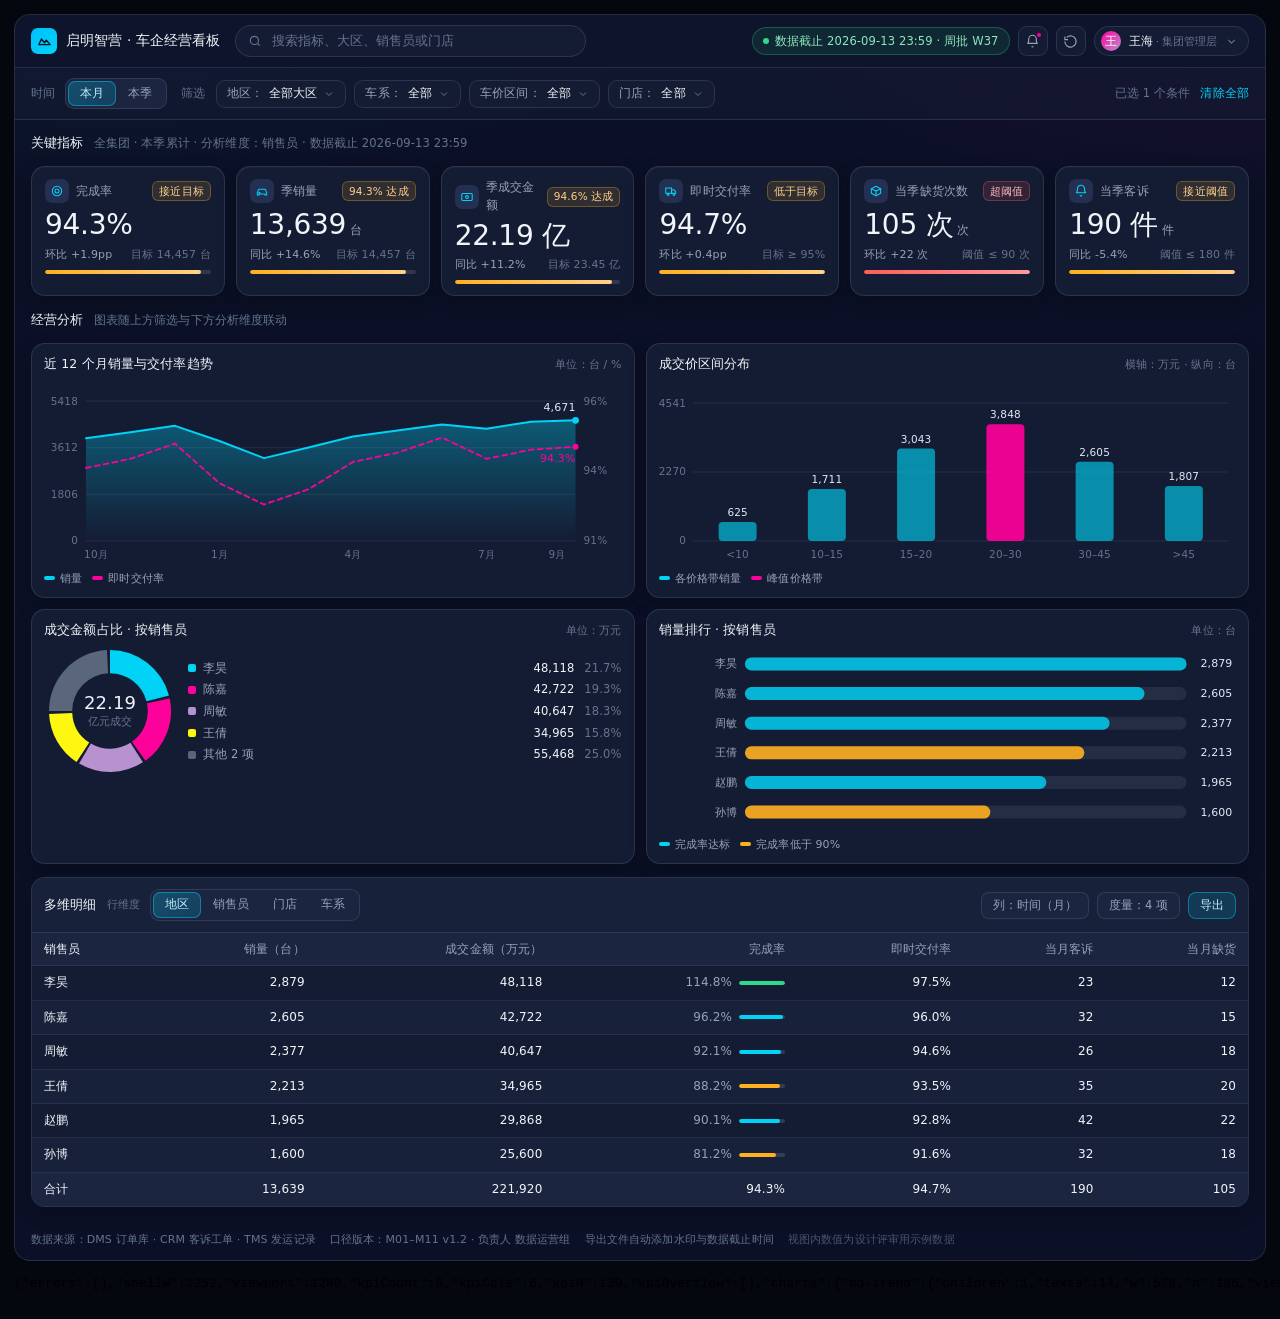
<file: check-alt.html>
<!doctype html>
<html lang="zh-CN"><head><meta charset="utf-8"><title>check</title>
<style>html,body{margin:0;padding:0;background:#05070F}body{padding:14px}</style>
</head><body>
<div id="bd-dashboard" class="bd-root">
<style>
#bd-dashboard{
  --bd-canvas:#0B1026;
  --bd-chrome:#0E142B;
  --bd-surface:#141C33;
  --bd-surface-2:#1B2540;
  --bd-surface-3:#243052;
  --bd-line:rgba(148,163,184,.18);
  --bd-line-2:rgba(148,163,184,.30);
  --bd-text:#F1F5F9;
  --bd-text-2:#94A3B8;
  --bd-text-3:#64748B;
  --bd-s1:#00D3F6;
  --bd-s2:#FE019A;
  --bd-s3:#B891D0;
  --bd-s4:#FEF810;
  --bd-ok:#2FD98A;
  --bd-warn:#FFB020;
  --bd-risk:#FF5C5C;
  --bd-r:14px;
  --bd-r-sm:8px;
  font-family:"Inter","PingFang SC","Microsoft YaHei","Segoe UI",system-ui,-apple-system,sans-serif;
  color:var(--bd-text);
  font-size:13px;
  line-height:1.45;
  letter-spacing:.01em;
  -webkit-font-smoothing:antialiased;
}
#bd-dashboard *{box-sizing:border-box}
#bd-dashboard .bd-sr{position:absolute;width:1px;height:1px;overflow:hidden;clip:rect(0 0 0 0);white-space:nowrap}
#bd-dashboard .bd-shell{
  background:
    radial-gradient(1100px 520px at 8% -12%,rgba(0,211,246,.10),transparent 62%),
    radial-gradient(900px 460px at 96% -6%,rgba(254,1,154,.09),transparent 58%),
    var(--bd-canvas);
  border:1px solid var(--bd-line);
  border-radius:16px;
  overflow:hidden;
}
#bd-dashboard .bd-num{font-variant-numeric:tabular-nums}

/* ---------- chrome ---------- */
#bd-dashboard .bd-chrome{
  display:flex;align-items:center;gap:14px;flex-wrap:wrap;
  padding:10px 16px;background:var(--bd-chrome);border-bottom:1px solid var(--bd-line);
}
#bd-dashboard .bd-brand{display:flex;align-items:center;gap:9px;flex:0 0 auto}
#bd-dashboard .bd-mark{
  width:26px;height:26px;border-radius:7px;display:grid;place-items:center;
  background:linear-gradient(135deg,#00BFFF,#00D3F6);color:#04121F;
}
#bd-dashboard .bd-mark svg{width:15px;height:15px;display:block}
#bd-dashboard .bd-brand-name{font-size:13.5px;font-weight:500;white-space:nowrap}
#bd-dashboard .bd-search{
  flex:1 1 200px;min-width:150px;display:flex;align-items:center;gap:8px;
  height:32px;padding:0 12px;border-radius:999px;
  background:var(--bd-surface);border:1px solid var(--bd-line);
}
#bd-dashboard .bd-search svg{width:14px;height:14px;color:var(--bd-text-3);flex:0 0 auto}
#bd-dashboard .bd-search input{
  flex:1;min-width:0;border:0;background:transparent;outline:none;
  color:var(--bd-text);font:inherit;font-size:12.5px;
}
#bd-dashboard .bd-search input::placeholder{color:var(--bd-text-3)}
#bd-dashboard .bd-chrome-right{
  display:flex;align-items:center;gap:8px;margin-left:auto;
  flex:1 1 auto;flex-wrap:wrap;justify-content:flex-end;min-width:0;
}
#bd-dashboard .bd-fresh{
  display:inline-flex;align-items:center;gap:6px;height:28px;padding:0 10px;border-radius:999px;
  background:rgba(47,217,138,.10);border:1px solid rgba(47,217,138,.28);
  color:#8DE8BC;font-size:11.5px;white-space:nowrap;flex:0 1 auto;min-width:0;max-width:100%;
}
#bd-dashboard .bd-fresh span{overflow:hidden;text-overflow:ellipsis;white-space:nowrap;min-width:0}
#bd-dashboard .bd-fresh i{width:6px;height:6px;border-radius:50%;background:var(--bd-ok);display:block}
#bd-dashboard .bd-ibtn{
  position:relative;width:30px;height:30px;display:grid;place-items:center;
  border-radius:9px;background:var(--bd-surface);border:1px solid var(--bd-line);
  color:var(--bd-text-2);cursor:pointer;padding:0;
}
#bd-dashboard .bd-ibtn:hover{color:var(--bd-text);border-color:var(--bd-line-2)}
#bd-dashboard .bd-ibtn svg{width:15px;height:15px}
#bd-dashboard .bd-dot{
  position:absolute;top:5px;right:5px;width:6px;height:6px;border-radius:50%;
  background:var(--bd-s2);border:1.5px solid var(--bd-chrome);
}
#bd-dashboard .bd-account{
  display:flex;align-items:center;gap:8px;height:30px;padding:0 10px 0 6px;border-radius:999px;
  background:var(--bd-surface);border:1px solid var(--bd-line);color:var(--bd-text);cursor:pointer;
}
#bd-dashboard .bd-avatar{
  width:20px;height:20px;border-radius:50%;display:grid;place-items:center;
  background:linear-gradient(135deg,#FE019A,#B891D0);color:#fff;font-size:10px;font-weight:500;
}
#bd-dashboard .bd-account span{font-size:12px;white-space:nowrap}
#bd-dashboard .bd-account em{font-style:normal;color:var(--bd-text-3);font-size:11px}
#bd-dashboard .bd-account svg{width:13px;height:13px;color:var(--bd-text-3)}
@media (max-width:580px){
  #bd-dashboard .bd-account em{display:none}
  #bd-dashboard .bd-chrome{gap:9px}
}

/* ---------- filters ---------- */
#bd-dashboard .bd-filters{
  display:flex;align-items:center;gap:8px;flex-wrap:wrap;
  padding:10px 16px;border-bottom:1px solid var(--bd-line);background:rgba(20,28,51,.55);
}
#bd-dashboard .bd-flabel{font-size:11.5px;color:var(--bd-text-3);margin-right:2px}
#bd-dashboard .bd-seg{display:inline-flex;padding:2px;border-radius:9px;background:var(--bd-surface-2);border:1px solid var(--bd-line)}
#bd-dashboard .bd-seg button{
  appearance:none;border:0;background:transparent;color:var(--bd-text-2);
  font:inherit;font-size:12px;padding:4px 12px;border-radius:7px;cursor:pointer;
}
#bd-dashboard .bd-seg button:hover{color:var(--bd-text)}
#bd-dashboard .bd-seg button[aria-pressed="true"]{
  background:linear-gradient(135deg,rgba(0,211,246,.24),rgba(0,191,255,.16));
  color:#BDF2FE;box-shadow:inset 0 0 0 1px rgba(0,211,246,.45);
}
#bd-dashboard .bd-pill{
  display:inline-flex;align-items:center;gap:6px;height:28px;padding:0 10px;border-radius:9px;
  background:var(--bd-surface);border:1px solid var(--bd-line);color:var(--bd-text-2);font-size:12px;
}
#bd-dashboard .bd-pill svg{width:12px;height:12px;color:var(--bd-text-3)}
#bd-dashboard .bd-pill b{color:var(--bd-text);font-weight:400}
#bd-dashboard .bd-filter-tail{margin-left:auto;display:flex;align-items:center;gap:10px;font-size:11.5px;color:var(--bd-text-3)}
#bd-dashboard .bd-filter-tail a{color:var(--bd-s1);text-decoration:none}

/* ---------- layout ---------- */
#bd-dashboard .bd-main{padding:14px 16px 16px;display:flex;flex-direction:column;gap:13px}
#bd-dashboard .bd-sechead{display:flex;align-items:baseline;gap:10px;flex-wrap:wrap}
#bd-dashboard .bd-sechead h2{margin:0;font-size:13px;font-weight:500}
#bd-dashboard .bd-scope{font-size:11.5px;color:var(--bd-text-3)}
#bd-dashboard .bd-scope b{color:var(--bd-text-2);font-weight:400}

/* ---------- KPI ---------- */
#bd-dashboard .bd-kpis{display:grid;gap:11px;grid-template-columns:repeat(2,minmax(0,1fr))}
@media (min-width:620px){#bd-dashboard .bd-kpis{grid-template-columns:repeat(3,minmax(0,1fr))}}
@media (min-width:1000px){#bd-dashboard .bd-kpis{grid-template-columns:repeat(6,minmax(0,1fr))}}
#bd-dashboard .bd-kpi{
  background:var(--bd-surface);border:1px solid var(--bd-line);border-radius:var(--bd-r);
  padding:12px 13px 11px;display:flex;flex-direction:column;gap:7px;
  box-shadow:0 1px 0 rgba(255,255,255,.03) inset,0 6px 18px rgba(0,0,0,.22);
}
#bd-dashboard .bd-kpi-top{display:flex;align-items:center;gap:7px}
#bd-dashboard .bd-kpi-ic{
  width:24px;height:24px;border-radius:7px;display:grid;place-items:center;flex:0 0 auto;
  background:var(--bd-surface-3);color:var(--bd-s1);
}
#bd-dashboard .bd-kpi-ic svg{width:14px;height:14px}
#bd-dashboard .bd-kpi-name{font-size:12px;color:var(--bd-text-2);flex:1;min-width:0}
#bd-dashboard .bd-chip{
  font-size:10.5px;padding:1.5px 6px;border-radius:6px;white-space:nowrap;
  border:1px solid transparent;
}
#bd-dashboard .bd-chip.ok{color:#8DE8BC;background:rgba(47,217,138,.12);border-color:rgba(47,217,138,.3)}
#bd-dashboard .bd-chip.warn{color:#FFD18A;background:rgba(255,176,32,.12);border-color:rgba(255,176,32,.3)}
#bd-dashboard .bd-chip.risk{color:#FFB4B4;background:rgba(255,92,92,.13);border-color:rgba(255,92,92,.32)}
#bd-dashboard .bd-kpi-val{display:flex;align-items:baseline;gap:4px}
#bd-dashboard .bd-kpi-val strong{font-size:28px;font-weight:500;line-height:1.05;letter-spacing:-.01em}
#bd-dashboard .bd-kpi-val span{font-size:11.5px;color:var(--bd-text-2)}
#bd-dashboard .bd-kpi-foot{display:flex;align-items:center;gap:8px;font-size:11px;color:var(--bd-text-3)}
#bd-dashboard .bd-kpi-foot b{font-weight:400;color:var(--bd-text-2)}
#bd-dashboard .bd-up{color:var(--bd-ok)}
#bd-dashboard .bd-down{color:var(--bd-risk)}
#bd-dashboard .bd-bar{height:4px;border-radius:99px;background:rgba(148,163,184,.20);overflow:hidden}
#bd-dashboard .bd-bar i{display:block;height:100%;border-radius:99px;background:linear-gradient(90deg,#00BFFF,#00D3F6)}
#bd-dashboard .bd-bar.warn i{background:linear-gradient(90deg,#FFB020,#FFD18A)}
#bd-dashboard .bd-bar.risk i{background:linear-gradient(90deg,#FF5C5C,#FF9A9A)}

/* ---------- charts ---------- */
#bd-dashboard .bd-charts{display:grid;gap:11px;grid-template-columns:minmax(0,1fr)}
@media (min-width:660px){#bd-dashboard .bd-charts{grid-template-columns:repeat(2,minmax(0,1fr))}}
#bd-dashboard .bd-panel{
  background:var(--bd-surface);border:1px solid var(--bd-line);border-radius:var(--bd-r);
  padding:11px 12px 10px;display:flex;flex-direction:column;gap:6px;min-width:0;
  box-shadow:0 6px 18px rgba(0,0,0,.22);
}
#bd-dashboard .bd-panel-head{display:flex;align-items:baseline;gap:8px}
#bd-dashboard .bd-panel-head h3{margin:0;font-size:12.5px;font-weight:500}
#bd-dashboard .bd-panel-head span{font-size:11px;color:var(--bd-text-3);margin-left:auto;white-space:nowrap}
#bd-dashboard .bd-chart{width:100%;height:186px;min-width:0}
#bd-dashboard .bd-chart svg{display:block;width:100%;height:100%}
#bd-dashboard .bd-legend{display:flex;flex-wrap:wrap;gap:10px;font-size:11px;color:var(--bd-text-2)}
#bd-dashboard .bd-legend i{display:inline-block;width:11px;height:4px;border-radius:2px;margin-right:5px;vertical-align:2px}
#bd-dashboard .bd-donut{display:flex;gap:12px;align-items:center;flex-wrap:wrap}
#bd-dashboard .bd-donut-frame{width:132px;height:132px;flex:0 0 auto}
#bd-dashboard .bd-donut-frame svg{display:block;width:100%;height:100%}
#bd-dashboard .bd-dl{flex:1 1 148px;min-width:132px;display:flex;flex-direction:column;gap:5px;margin:0;padding:0;list-style:none}
#bd-dashboard .bd-dl li{display:flex;align-items:center;gap:7px;font-size:11.5px;color:var(--bd-text-2)}
#bd-dashboard .bd-dl i{width:8px;height:8px;border-radius:2px;flex:0 0 auto}
#bd-dashboard .bd-dl li span{flex:1 1 auto;min-width:0;overflow:hidden;text-overflow:ellipsis;white-space:nowrap}
#bd-dashboard .bd-dl em{font-style:normal;color:var(--bd-text);font-variant-numeric:tabular-nums;flex:0 0 auto}
#bd-dashboard .bd-dl u{text-decoration:none;color:var(--bd-text-3);width:40px;flex:0 0 auto;text-align:right;font-variant-numeric:tabular-nums}

/* ---------- table ---------- */
#bd-dashboard .bd-detail{
  background:var(--bd-surface);border:1px solid var(--bd-line);border-radius:var(--bd-r);
  overflow:hidden;box-shadow:0 6px 18px rgba(0,0,0,.22);
}
#bd-dashboard .bd-detail-head{
  display:flex;align-items:center;gap:10px;flex-wrap:wrap;
  padding:11px 12px;border-bottom:1px solid var(--bd-line);background:rgba(27,37,64,.55);
}
#bd-dashboard .bd-detail-head h3{margin:0;font-size:12.5px;font-weight:500}
#bd-dashboard .bd-detail-head .bd-hint{font-size:11px;color:var(--bd-text-3)}
#bd-dashboard .bd-detail-head .bd-right{margin-left:auto;display:flex;gap:8px;align-items:center}
#bd-dashboard .bd-btn{
  height:27px;padding:0 11px;border-radius:8px;font:inherit;font-size:11.5px;cursor:pointer;
  background:var(--bd-surface-2);border:1px solid var(--bd-line);color:var(--bd-text-2);
}
#bd-dashboard .bd-btn:hover{color:var(--bd-text);border-color:var(--bd-line-2)}
#bd-dashboard .bd-btn.primary{background:rgba(0,211,246,.14);border-color:rgba(0,211,246,.42);color:#BDF2FE}
#bd-dashboard .bd-tablewrap{overflow-x:auto}
#bd-dashboard table.bd-table{border-collapse:separate;border-spacing:0;width:100%;min-width:620px;font-size:12px}
#bd-dashboard .bd-table th,#bd-dashboard .bd-table td{
  padding:8px 12px;text-align:right;white-space:nowrap;border-bottom:1px solid rgba(148,163,184,.12);
}
#bd-dashboard .bd-table th{
  background:var(--bd-surface-2);color:var(--bd-text-2);font-weight:400;font-size:11.5px;
  position:sticky;top:0;z-index:3;
}
#bd-dashboard .bd-table td{background:var(--bd-surface);color:var(--bd-text-2)}
#bd-dashboard .bd-table tbody tr:nth-child(even) td{background:#18213A}
#bd-dashboard .bd-table th:first-child,#bd-dashboard .bd-table td:first-child{
  text-align:left;position:sticky;left:0;z-index:2;color:var(--bd-text);
}
#bd-dashboard .bd-table thead th:first-child{z-index:4}
#bd-dashboard .bd-table tfoot td{
  background:var(--bd-surface-2);color:var(--bd-text);border-bottom:0;font-variant-numeric:tabular-nums;
}
#bd-dashboard .bd-table td.bd-n,#bd-dashboard .bd-table tfoot td{font-variant-numeric:tabular-nums;color:var(--bd-text)}
#bd-dashboard .bd-cellrate{display:flex;align-items:center;gap:7px;justify-content:flex-end}
#bd-dashboard .bd-mini{width:46px;height:4px;border-radius:99px;background:rgba(148,163,184,.22);overflow:hidden;flex:0 0 auto}
#bd-dashboard .bd-mini i{display:block;height:100%;border-radius:99px}
#bd-dashboard .bd-flag{display:inline-flex;align-items:center;gap:4px}
#bd-dashboard .bd-flag svg{width:11px;height:11px}
#bd-dashboard .bd-foot{padding:9px 16px 12px;font-size:11px;color:var(--bd-text-3);display:flex;gap:14px;flex-wrap:wrap}
</style>

<div class="bd-shell">
  <div class="bd-chrome">
    <div class="bd-brand">
      <span class="bd-mark" aria-hidden="true">
        <svg viewBox="0 0 24 24" fill="none" stroke="currentColor" stroke-width="2.2" stroke-linecap="round" stroke-linejoin="round"><path d="M3 17l4-9 5 6 3-4 6 7z"/></svg>
      </span>
      <span class="bd-brand-name">启明智营 · 车企经营看板</span>
    </div>
    <label class="bd-search">
      <svg viewBox="0 0 24 24" fill="none" stroke="currentColor" stroke-width="2" aria-hidden="true"><circle cx="11" cy="11" r="7"/><path d="M20 20l-3.5-3.5"/></svg>
      <input id="bd-search-input" type="search" placeholder="搜索指标、大区、销售员或门店" aria-label="搜索指标、大区、销售员或门店">
    </label>
    <div class="bd-chrome-right">
      <span class="bd-fresh"><i></i><span>数据截止 2026-09-13 23:59 · 周批 W37</span></span>
      <button type="button" class="bd-ibtn" aria-label="消息通知，3 条未读">
        <svg viewBox="0 0 24 24" fill="none" stroke="currentColor" stroke-width="1.8" aria-hidden="true"><path d="M18 8a6 6 0 10-12 0c0 6-2 7-2 7h16s-2-1-2-7"/><path d="M10.5 20a2 2 0 003 0"/></svg>
        <span class="bd-dot" aria-hidden="true"></span>
      </button>
      <button type="button" class="bd-ibtn" id="bd-reset" aria-label="恢复最初状态">
        <svg viewBox="0 0 24 24" fill="none" stroke="currentColor" stroke-width="1.8" aria-hidden="true"><path d="M3 12a9 9 0 1 0 3-6.7"/><path d="M3 4v5h5"/></svg>
      </button>
      <button type="button" class="bd-account">
        <span class="bd-avatar" aria-hidden="true">王</span>
        <span>王海 <em>· 集团管理层</em></span>
        <svg viewBox="0 0 24 24" fill="none" stroke="currentColor" stroke-width="2" aria-hidden="true"><path d="M6 9l6 6 6-6"/></svg>
      </button>
    </div>
  </div>

  <div class="bd-filters">
    <span class="bd-flabel">时间</span>
    <div class="bd-seg" role="group" aria-label="时间口径">
      <button type="button" data-period="month" aria-pressed="true">本月</button>
      <button type="button" data-period="quarter" aria-pressed="false">本季</button>
    </div>
    <span class="bd-flabel" style="margin-left:6px">筛选</span>
    <span class="bd-pill">地区：<b>全部大区</b>
      <svg viewBox="0 0 24 24" fill="none" stroke="currentColor" stroke-width="2" aria-hidden="true"><path d="M6 9l6 6 6-6"/></svg></span>
    <span class="bd-pill">车系：<b>全部</b>
      <svg viewBox="0 0 24 24" fill="none" stroke="currentColor" stroke-width="2" aria-hidden="true"><path d="M6 9l6 6 6-6"/></svg></span>
    <span class="bd-pill">车价区间：<b>全部</b>
      <svg viewBox="0 0 24 24" fill="none" stroke="currentColor" stroke-width="2" aria-hidden="true"><path d="M6 9l6 6 6-6"/></svg></span>
    <span class="bd-pill">门店：<b>全部</b>
      <svg viewBox="0 0 24 24" fill="none" stroke="currentColor" stroke-width="2" aria-hidden="true"><path d="M6 9l6 6 6-6"/></svg></span>
    <div class="bd-filter-tail"><span>已选 1 个条件</span><a href="#bd-dashboard">清除全部</a></div>
  </div>

  <div class="bd-main">
    <div class="bd-sechead">
      <h2>关键指标</h2>
      <span class="bd-scope" id="bd-scope" aria-live="polite">全集团 · 本月累计 · 分析维度：地区 · 11 项指标已接入</span>
    </div>
    <div class="bd-kpis" id="bd-kpis"></div>

    <div class="bd-sechead" style="margin-top:2px">
      <h2>经营分析</h2>
      <span class="bd-scope">图表随上方筛选与下方分析维度联动</span>
    </div>
    <div class="bd-charts">
      <section class="bd-panel">
        <div class="bd-panel-head"><h3 id="bd-trend-title">销量与交付率趋势</h3><span id="bd-trend-unit">单位：台 / %</span></div>
        <div class="bd-chart"><svg id="bd-trend" role="img" aria-labelledby="bd-trend-title"></svg></div>
        <div class="bd-legend">
          <span><i style="background:#00D3F6"></i>销量</span>
          <span><i style="background:#FE019A"></i>即时交付率</span>
        </div>
      </section>

      <section class="bd-panel">
        <div class="bd-panel-head"><h3 id="bd-dist-title">成交价区间分布</h3><span>横轴：万元 · 纵向：台</span></div>
        <div class="bd-chart"><svg id="bd-dist" role="img" aria-labelledby="bd-dist-title"></svg></div>
        <div class="bd-legend">
          <span><i style="background:#00D3F6"></i>各价格带销量</span>
          <span><i style="background:#FE019A"></i>峰值价格带</span>
        </div>
      </section>

      <section class="bd-panel">
        <div class="bd-panel-head"><h3 id="bd-donut-title">成交金额占比</h3><span id="bd-donut-unit">单位：万元</span></div>
        <div class="bd-donut">
          <div class="bd-donut-frame"><svg id="bd-donut" role="img" aria-labelledby="bd-donut-title"></svg></div>
          <ul class="bd-dl" id="bd-donut-legend"></ul>
        </div>
      </section>

      <section class="bd-panel">
        <div class="bd-panel-head"><h3 id="bd-rank-title">销量排行</h3><span>单位：台</span></div>
        <div class="bd-chart"><svg id="bd-rank" role="img" aria-labelledby="bd-rank-title"></svg></div>
        <div class="bd-legend">
          <span><i style="background:#00D3F6"></i>完成率达标</span>
          <span><i style="background:#FFB020"></i>完成率低于 90%</span>
        </div>
      </section>
    </div>

    <section class="bd-detail">
      <div class="bd-detail-head">
        <h3>多维明细</h3>
        <span class="bd-hint">行维度</span>
        <div class="bd-seg" role="group" aria-label="明细行维度" id="bd-dims">
          <button type="button" data-dim="地区" aria-pressed="true">地区</button>
          <button type="button" data-dim="销售员" aria-pressed="false">销售员</button>
          <button type="button" data-dim="门店" aria-pressed="false">门店</button>
          <button type="button" data-dim="车系" aria-pressed="false">车系</button>
        </div>
        <div class="bd-right">
          <button type="button" class="bd-btn">列：时间（月）</button>
          <button type="button" class="bd-btn">度量：4 项</button>
          <button type="button" class="bd-btn primary">导出</button>
        </div>
      </div>
      <div class="bd-tablewrap">
        <table class="bd-table">
          <caption class="bd-sr" id="bd-table-caption">按当前分析维度展开的明细数据</caption>
          <thead><tr id="bd-thead"></tr></thead>
          <tbody id="bd-tbody"></tbody>
          <tfoot><tr id="bd-tfoot"></tr></tfoot>
        </table>
      </div>
    </section>
  </div>

  <div class="bd-foot">
    <span>数据来源：DMS 订单库 · CRM 客诉工单 · TMS 发运记录</span>
    <span>口径版本：M01–M11 v1.2 · 负责人 数据运营组</span>
    <span>导出文件自动添加水印与数据截止时间</span>
    <span style="color:#475569">视图内数值为设计评审用示例数据</span>
  </div>
</div>

<script>
(function () {
  var root = document.getElementById('bd-dashboard');
  if (!root) return;
  var NS = 'http://www.w3.org/2000/svg';

  /* ------------------------------------------------------------------ 数据层 */
  var TOTALS = { sales: 4671, amount: 76000, complaints: 65, stockout: 36, target: 5055 };

  // [名称, 销量, 单车均价(万), 即时交付率(%), 客诉率, 缺货率, 目标达成率]
  var BASE = {
    '地区': [
      ['华东', 1286, 16.7, 96.4, 0.0093, 0.0039, 1.023],
      ['华南', 968, 16.2, 92.1, 0.0186, 0.0093, 0.886],
      ['华北', 842, 16.6, 95.2, 0.0107, 0.0048, 0.968],
      ['华中', 635, 15.6, 94.7, 0.0110, 0.0094, 0.912],
      ['西南', 528, 16.4, 93.5, 0.0208, 0.0133, 0.849],
      ['东北', 412, 15.3, 91.8, 0.0194, 0.0121, 0.794]
    ],
    '销售员': [
      ['李昊', 986, 16.3, 97.1, 0.0081, 0.0041, 1.030],
      ['陈嘉', 892, 16.4, 95.6, 0.0123, 0.0056, 0.962],
      ['周敏', 814, 17.1, 94.2, 0.0111, 0.0074, 0.921],
      ['王倩', 758, 15.8, 93.1, 0.0158, 0.0092, 0.882],
      ['赵鹏', 673, 15.2, 92.4, 0.0208, 0.0119, 0.901],
      ['孙博', 548, 16.0, 91.2, 0.0201, 0.0110, 0.812]
    ],
    '门店': [
      ['上海浦东店', 1142, 17.2, 96.8, 0.0096, 0.0044, 1.018],
      ['广州天河店', 986, 16.1, 92.6, 0.0172, 0.0081, 0.894],
      ['北京朝阳店', 872, 16.4, 95.4, 0.0103, 0.0046, 0.972],
      ['武汉江汉店', 742, 15.7, 94.1, 0.0108, 0.0094, 0.905],
      ['成都高新店', 528, 16.6, 93.8, 0.0208, 0.0133, 0.856],
      ['沈阳铁西店', 401, 15.1, 91.4, 0.0200, 0.0125, 0.798]
    ],
    '车系': [
      ['星越 L', 1286, 18.4, 95.2, 0.0086, 0.0054, 1.012],
      ['星瑞', 1102, 13.2, 96.1, 0.0091, 0.0036, 1.026],
      ['帝豪', 926, 9.8, 95.8, 0.0108, 0.0043, 0.978],
      ['博越', 742, 14.6, 93.4, 0.0148, 0.0108, 0.918],
      ['嘉际', 389, 17.8, 90.6, 0.0231, 0.0180, 0.842],
      ['银河 E8', 226, 22.6, 92.9, 0.0265, 0.0133, 0.803]
    ]
  };

  var PRICE_BINS = [['<10', 214], ['10–15', 586], ['15–20', 1042], ['20–30', 1318], ['30–45', 892], ['>45', 619]];
  var WEEK_SALES = [1042, 1088, 997, 1156, 1203, 1097, 1096, 1178, 1176, 1221];
  var WEEK_LABEL = ['W28', 'W29', 'W30', 'W31', 'W32', 'W33', 'W34', 'W35', 'W36', 'W37'];
  var MONTH_SALES = [3980, 4210, 4460, 3870, 3210, 3620, 4050, 4280, 4510, 4348, 4620, 4671];
  var MONTH_LABEL = ['10月', '11月', '12月', '1月', '2月', '3月', '4月', '5月', '6月', '7月', '8月', '9月'];

  var PERIODS = {
    month: {
      name: '本月', scope: '本月累计', factor: 1, targetFactor: 1,
      sales: [WEEK_SALES, WEEK_LABEL], axis: '近 10 周',
      delivery: [95.1, 95.8, 94.2, 96.0, 96.6, 95.4, 94.8, 96.2, 95.7, 96.4],
      donut: '成交金额占比', hint: { completion: '环比 -2.1pp', sales: '同比 +12.4%', amount: '同比 +8.6%', delivery: '环比 -1.3pp', stockout: '环比 +9 次', complaints: '同比 -8.2%' }
    },
    quarter: {
      name: '本季', scope: '本季累计', factor: 2.92, targetFactor: 2.86,
      sales: [MONTH_SALES, MONTH_LABEL], axis: '近 12 个月',
      delivery: [93.6, 93.9, 94.4, 93.1, 92.4, 92.9, 93.8, 94.1, 94.6, 93.9, 94.2, 94.3],
      donut: '成交金额占比', hint: { completion: '环比 +1.9pp', sales: '同比 +14.6%', amount: '同比 +11.2%', delivery: '环比 +0.4pp', stockout: '环比 +22 次', complaints: '同比 -5.4%' }
    }
  };

  function scaledRows(dim, period) {
    var p = PERIODS[period], src = BASE[dim], rows = [], sum = { a: 0, c: 0, o: 0, t: 0 };
    var sales = 0;
    src.forEach(function (r) {
      var s = Math.round(r[1] * p.factor);
      sales += s;
      rows.push({
        n: r[0], s: s,
        a: s * r[2],
        d: Math.min(99.2, r[3] + (period === 'quarter' ? 0.4 : 0)),
        c: s * r[4], o: s * r[5], t: s / r[6]
      });
    });
    rows.forEach(function (r) {
      sum.a += r.a; sum.c += r.c; sum.o += r.o; sum.t += r.t;
    });
    var exp = {
      a: Math.round(TOTALS.amount * p.factor),
      c: Math.round(TOTALS.complaints * p.factor),
      o: Math.round(TOTALS.stockout * p.factor),
      t: Math.round(TOTALS.target * p.targetFactor)
    };
    rows.forEach(function (r) {
      r.s = Math.round(r.s);
      r.a = Math.round(r.a); r.c = Math.round(r.c); r.o = Math.round(r.o); r.t = Math.round(r.t);
    });
    ['a', 'c', 'o', 't'].forEach(function (key) {
      var total = rows.reduce(function (acc, r) { return acc + r[key]; }, 0);
      var gap = exp[key] - total;
      if (gap !== 0) {
        var idx = 0;
        rows.forEach(function (r, i) { if (r[key] > rows[idx][key]) idx = i; });
        rows[idx][key] += gap;
      }
    });
    rows.sort(function (x, y) { return y.s - x.s; });
    rows.forEach(function (r) { r.rate = (r.s / r.t) * 100; });
    return { rows: rows, sales: sales };
  }

  function kpisFor(dim, period) {
    var d = scaledRows(dim, period), p = PERIODS[period];
    var sales = d.sales;
    var amount = d.rows.reduce(function (a, r) { return a + r.a; }, 0);
    var complaints = d.rows.reduce(function (a, r) { return a + r.c; }, 0);
    var stockout = d.rows.reduce(function (a, r) { return a + r.o; }, 0);
    var target = d.rows.reduce(function (a, r) { return a + r.t; }, 0);
    var delivery = d.rows.reduce(function (a, r) { return a + r.s * r.d; }, 0) / sales;
    var goalAmount = period === 'month' ? 82000 : 234500;
    var limitStockout = period === 'month' ? 30 : 90;
    var limitComplaints = period === 'month' ? 60 : 180;
    return {
      rows: d.rows, period: p, sales: sales, amount: amount, delivery: delivery,
      completion: sales / target * 100, complaints: complaints, stockout: stockout,
      target: target, goalAmount: goalAmount,
      limitStockout: limitStockout, limitComplaints: limitComplaints
    };
  }

  /* ------------------------------------------------------------------ 工具 */
  function fmt(n, d) {
    return Number(n).toFixed(d === undefined ? 0 : d).replace(/\B(?=(\d{3})+(?!\d))/g, ',');
  }
  function yi(n) { return (n / 10000).toFixed(2) + ' 亿'; }
  function el(tag, attrs, text) {
    var e = document.createElementNS(NS, tag);
    for (var k in attrs) { if (attrs[k] !== null && attrs[k] !== undefined) e.setAttribute(k, attrs[k]); }
    if (text !== undefined) e.textContent = text;
    return e;
  }
  function clear(node) { while (node.firstChild) node.removeChild(node.firstChild); }
  function nf(v, d) { return v.toFixed(d === undefined ? 0 : d); }

  var state = { period: 'quarter', dim: '销售员' };

  /* ------------------------------------------------------------------ 图表 */
  function drawTrend(svg) {
    var p = PERIODS[state.period], w = svg.clientWidth || 320, h = svg.clientHeight || 186;
    svg.setAttribute('viewBox', '0 0 ' + w + ' ' + h);
    clear(svg);
    var data = p.sales[0], labels = p.sales[1], del = p.delivery;
    var narrow = w < 400;
    var padL = 42, padR = narrow ? 14 : 46, padT = 22, padB = 24;
    var plotW = Math.max(40, w - padL - padR), plotH = Math.max(40, h - padT - padB);
    var maxV = Math.max.apply(null, data) * 1.16;
    var x = function (i) { return padL + (data.length === 1 ? 0 : plotW * i / (data.length - 1)); };
    var y = function (v) { return padT + plotH - plotH * v / maxV; };
    var dmin = Math.min.apply(null, del) - 1.2, dmax = Math.max.apply(null, del) + 1.2;
    var y2 = function (v) { return padT + plotH - plotH * (v - dmin) / (dmax - dmin); };

    var g = el('g');
    var defs = el('defs');
    var grad = el('linearGradient', { id: 'bd-grad-trend', x1: '0', y1: '0', x2: '0', y2: '1' });
    grad.appendChild(el('stop', { offset: '0%', 'stop-color': '#00D3F6', 'stop-opacity': '0.34' }));
    grad.appendChild(el('stop', { offset: '100%', 'stop-color': '#00D3F6', 'stop-opacity': '0' }));
    defs.appendChild(grad); g.appendChild(defs);

    for (var t = 0; t <= 3; t++) {
      var vy = padT + plotH * t / 3;
      g.appendChild(el('line', { x1: padL, y1: vy, x2: padL + plotW, y2: vy, stroke: 'rgba(148,163,184,0.14)', 'stroke-width': 1 }));
      var val = maxV * (1 - t / 3);
      g.appendChild(el('text', { x: padL - 8, y: vy + 3.5, 'text-anchor': 'end', fill: '#64748B', 'font-size': 10.5 }, nf(val, 0)));
    }

    var area = 'M' + x(0) + ' ' + (padT + plotH);
    data.forEach(function (v, i) { area += ' L' + nf(x(i), 1) + ' ' + nf(y(v), 1); });
    area += ' L' + x(data.length - 1) + ' ' + (padT + plotH) + ' Z';
    g.appendChild(el('path', { d: area, fill: 'url(#bd-grad-trend)' }));

    var line = '';
    data.forEach(function (v, i) { line += (i ? ' L' : 'M') + nf(x(i), 1) + ' ' + nf(y(v), 1); });
    g.appendChild(el('path', { d: line, fill: 'none', stroke: '#00D3F6', 'stroke-width': 2, 'stroke-linejoin': 'round', 'stroke-linecap': 'round' }));

    var dl = '';
    del.forEach(function (v, i) { dl += (i ? ' L' : 'M') + nf(x(i), 1) + ' ' + nf(y2(v), 1); });
    g.appendChild(el('path', { d: dl, fill: 'none', stroke: '#FE019A', 'stroke-width': 1.8, 'stroke-dasharray': '5 4', 'stroke-linecap': 'round' }));

    if (!narrow) {
      [0, 1, 2].forEach(function (k) {
        var v = dmax - (dmax - dmin) * k / 2;
        g.appendChild(el('text', { x: padL + plotW + 8, y: y2(v) + 3.5, fill: '#64748B', 'font-size': 10.5 }, nf(v, 0) + '%'));
      });
    }

    var lastX = x(data.length - 1), lastY = y(data[data.length - 1]);
    g.appendChild(el('circle', { cx: lastX, cy: lastY, r: 3.4, fill: '#00D3F6' }));
    g.appendChild(el('text', {
      x: Math.min(lastX, padL + plotW), y: lastY - 9, 'text-anchor': 'end',
      fill: '#E2E8F4', 'font-size': 11, 'font-weight': 500
    }, fmt(data[data.length - 1])));
    var ly2 = y2(del[del.length - 1]);
    g.appendChild(el('circle', { cx: lastX, cy: ly2, r: 3, fill: '#FE019A' }));
    g.appendChild(el('text', {
      x: Math.min(lastX, padL + plotW), y: Math.max(ly2 + 15, padT + 11), 'text-anchor': 'end',
      fill: '#FE019A', 'font-size': 11
    }, nf(del[del.length - 1], 1) + '%'));

    var step = Math.max(1, Math.ceil(labels.length / (narrow ? 4 : 5)));
    labels.forEach(function (lb, i) {
      if (i % step !== 0 && i !== labels.length - 1) return;
      g.appendChild(el('text', {
        x: Math.min(Math.max(x(i), padL + 10), padL + plotW - 10), y: h - 7,
        'text-anchor': i === labels.length - 1 ? 'end' : 'middle', fill: '#64748B', 'font-size': 10.5
      }, lb));
    });
    svg.appendChild(g);
  }

  function drawDist(svg, bins) {
    var w = svg.clientWidth || 320, h = svg.clientHeight || 186;
    svg.setAttribute('viewBox', '0 0 ' + w + ' ' + h);
    clear(svg);
    var padL = 34, padR = 8, padT = 24, padB = 24;
    var plotW = Math.max(40, w - padL - padR), plotH = Math.max(40, h - padT - padB);
    var maxV = Math.max.apply(null, bins.map(function (b) { return b[1]; })) * 1.18;
    var peak = bins.reduce(function (a, b, i) { return b[1] > bins[a][1] ? i : a; }, 0);
    var slot = plotW / bins.length, bw = Math.min(38, slot * 0.56);
    var g = el('g');
    [0, 1, 2].forEach(function (k) {
      var vy = padT + plotH * k / 2;
      g.appendChild(el('line', { x1: padL, y1: vy, x2: padL + plotW, y2: vy, stroke: 'rgba(148,163,184,0.14)' }));
      g.appendChild(el('text', { x: padL - 7, y: vy + 3.5, 'text-anchor': 'end', fill: '#64748B', 'font-size': 10.5 }, nf(maxV * (1 - k / 2), 0)));
    });
    bins.forEach(function (b, i) {
      var bh = Math.max(3, plotH * b[1] / maxV);
      var bx = padL + slot * i + (slot - bw) / 2, by = padT + plotH - bh;
      g.appendChild(el('rect', {
        x: nf(bx, 1), y: nf(by, 1), width: nf(bw, 1), height: nf(bh, 1), rx: 4,
        fill: i === peak ? '#FE019A' : '#00D3F6', 'fill-opacity': i === peak ? 0.92 : 0.62
      }));
      g.appendChild(el('text', { x: nf(bx + bw / 2, 1), y: nf(by - 6, 1), 'text-anchor': 'middle', fill: '#E2E8F4', 'font-size': 10.5 }, fmt(b[1])));
      g.appendChild(el('text', { x: nf(padL + slot * i + slot / 2, 1), y: h - 7, 'text-anchor': 'middle', fill: '#64748B', 'font-size': 10.5 }, b[0]));
    });
    svg.appendChild(g);
  }

  function drawDonut(svg, rows, total) {
    var w = svg.clientWidth || 132, h = svg.clientHeight || 132;
    svg.setAttribute('viewBox', '0 0 ' + w + ' ' + h);
    clear(svg);
    var cx = w / 2, cy = h / 2, r = Math.min(w, h) / 2 - 5, rin = r * 0.62;
    var colors = ['#00D3F6', '#FE019A', '#B891D0', '#FEF810', 'rgba(148,163,184,0.55)'];
    var top = rows.slice(0, 4), rest = rows.slice(4);
    var segs = top.map(function (r) { return { n: r.n, v: r.a, c: colors[top.indexOf(r)] }; });
    if (rest.length) segs.push({ n: '其他 ' + rest.length + ' 项', v: rest.reduce(function (a, r) { return a + r.a; }, 0), c: colors[4] });
    var sum = segs.reduce(function (a, s) { return a + s.v; }, 0);
    var g = el('g');
    var a0 = -Math.PI / 2;
    segs.forEach(function (s) {
      var sweep = (s.v / sum) * Math.PI * 2, a1 = a0 + Math.max(sweep - 0.05, 0.005);
      var large = (a1 - a0) > Math.PI ? 1 : 0;
      var p = 'M' + nf(cx + r * Math.cos(a0), 2) + ' ' + nf(cy + r * Math.sin(a0), 2) +
        ' A' + nf(r, 2) + ' ' + nf(r, 2) + ' 0 ' + large + ' 1 ' + nf(cx + r * Math.cos(a1), 2) + ' ' + nf(cy + r * Math.sin(a1), 2) +
        ' L' + nf(cx + rin * Math.cos(a1), 2) + ' ' + nf(cy + rin * Math.sin(a1), 2) +
        ' A' + nf(rin, 2) + ' ' + nf(rin, 2) + ' 0 ' + large + ' 0 ' + nf(cx + rin * Math.cos(a0), 2) + ' ' + nf(cy + rin * Math.sin(a0), 2) + ' Z';
      g.appendChild(el('path', { d: p, fill: s.c }));
      a0 += sweep;
    });
    g.appendChild(el('text', { x: cx, y: cy - 2, 'text-anchor': 'middle', fill: '#F1F5F9', 'font-size': 18, 'font-weight': 500 }, yi(total).replace(' 亿', '')));
    g.appendChild(el('text', { x: cx, y: cy + 14, 'text-anchor': 'middle', fill: '#64748B', 'font-size': 10.5 }, '亿元成交'));
    svg.appendChild(g);
    return segs;
  }

  function drawRank(svg, rows) {
    var w = svg.clientWidth || 320, h = svg.clientHeight || 186;
    svg.setAttribute('viewBox', '0 0 ' + w + ' ' + h);
    clear(svg);
    var labelW = 78, valueW = 46, padR = 4, padT = 4;
    var barX = labelW + 8, barArea = Math.max(30, w - barX - valueW - padR);
    var rowH = Math.min(30, (h - padT * 2) / rows.length);
    var bh = Math.max(9, rowH * 0.44);
    var maxV = Math.max.apply(null, rows.map(function (r) { return r.s; }));
    var g = el('g');
    rows.forEach(function (r, i) {
      var cy = padT + rowH * i + rowH / 2;
      var y = cy - bh / 2;
      var ok = r.rate >= 90;
      g.appendChild(el('text', { x: labelW, y: cy + 3.5, 'text-anchor': 'end', fill: '#94A3B8', 'font-size': 11 }, r.n));
      g.appendChild(el('rect', { x: barX, y: y, width: barArea, height: bh, rx: bh / 2, fill: 'rgba(148,163,184,0.13)' }));
      g.appendChild(el('rect', {
        x: barX, y: y, width: Math.max(2, barArea * r.s / maxV), height: bh, rx: bh / 2,
        fill: ok ? '#00D3F6' : '#FFB020', 'fill-opacity': ok ? 0.82 : 0.9
      }));
      g.appendChild(el('text', { x: w - padR, y: cy + 3.5, 'text-anchor': 'end', fill: '#E2E8F4', 'font-size': 11 }, fmt(r.s)));
    });
    svg.appendChild(g);
  }

  /* ------------------------------------------------------------------ 渲染 */
  var KPI_DEFS = [
    { key: 'completion', name: '完成率', icon: 'target' },
    { key: 'sales', icon: 'car', name: { month: '月销量', quarter: '季销量' } },
    { key: 'amount', icon: 'cash', name: { month: '月成交金额', quarter: '季成交金额' } },
    { key: 'delivery', name: '即时交付率', icon: 'truck' },
    { key: 'stockout', icon: 'box', name: { month: '当月缺货次数', quarter: '当季缺货次数' } },
    { key: 'complaints', icon: 'bell', name: { month: '当月客诉', quarter: '当季客诉' } }
  ];
  var ICONS = {
    target: '<circle cx="12" cy="12" r="8"/><circle cx="12" cy="12" r="3.4"/>',
    car: '<path d="M4 15l1.6-4.4A2 2 0 017.5 9h9a2 2 0 011.9 1.6L20 15v4h-3v-2H7v2H4z"/><circle cx="7.5" cy="15" r="1"/>',
    cash: '<rect x="3" y="6" width="18" height="12" rx="2"/><circle cx="12" cy="12" r="2.4"/>',
    truck: '<path d="M3 7h10v9H3z"/><path d="M13 10h4l3 3v3h-7z"/><circle cx="7" cy="18" r="1.6"/><circle cx="17" cy="18" r="1.6"/>',
    box: '<path d="M4 8l8-4 8 4v8l-8 4-8-4z"/><path d="M4 8l8 4 8-4"/><path d="M12 12v8"/>',
    bell: '<path d="M18 8a6 6 0 10-12 0c0 6-2 7-2 7h16s-2-1-2-7"/><path d="M10.5 20a2 2 0 003 0"/>'
  };

  function chipText(key, ratio) {
    if (key === 'completion') return ratio >= 95 ? '达标' : ratio >= 90 ? '接近目标' : '未达标';
    if (key === 'sales' || key === 'amount') return nf(ratio, 1) + '% 达成';
    if (key === 'delivery') return ratio >= 100 ? '达标' : '低于目标';
    if (key === 'stockout') return ratio <= 80 ? '在阈值内' : '超阈值';
    if (key === 'complaints') return ratio <= 80 ? '在阈值内' : '接近阈值';
    return '';
  }

  function renderKpis(d) {
    var box = document.getElementById('bd-kpis');
    clear(box);
    KPI_DEFS.forEach(function (def) {
      var k = def.key, hint = d.period.hint[k];
      var value, sub, ratio, tone;
      if (k === 'completion') {
        value = nf(d.completion, 1) + '%'; sub = '目标 ' + fmt(d.target) + ' 台';
        ratio = d.completion; tone = d.completion >= 95 ? '' : d.completion >= 90 ? 'warn' : 'risk';
      } else if (k === 'sales') {
        value = fmt(d.sales); sub = '目标 ' + fmt(d.target) + ' 台';
        ratio = d.sales / d.target * 100; tone = ratio >= 95 ? '' : ratio >= 90 ? 'warn' : 'risk';
      } else if (k === 'amount') {
        value = yi(d.amount); sub = '目标 ' + yi(d.goalAmount);
        ratio = d.amount / d.goalAmount * 100; tone = ratio >= 95 ? '' : ratio >= 90 ? 'warn' : 'risk';
      } else if (k === 'delivery') {
        value = nf(d.delivery, 1) + '%'; sub = '目标 ≥ 95%';
        ratio = d.delivery / 95 * 100; tone = d.delivery >= 95 ? '' : d.delivery >= 93 ? 'warn' : 'risk';
      } else if (k === 'stockout') {
        value = fmt(d.stockout) + ' 次'; sub = '阈值 ≤ ' + d.limitStockout + ' 次';
        ratio = d.stockout / d.limitStockout * 100; tone = ratio <= 80 ? '' : ratio <= 110 ? 'warn' : 'risk';
      } else {
        value = fmt(d.complaints) + ' 件'; sub = '阈值 ≤ ' + d.limitComplaints + ' 件';
        ratio = d.complaints / d.limitComplaints * 100; tone = ratio <= 80 ? '' : ratio <= 110 ? 'warn' : 'risk';
      }
      var card = document.createElement('article');
      card.className = 'bd-kpi';
      var top = document.createElement('div');
      top.className = 'bd-kpi-top';
      var ic = document.createElement('span');
      ic.className = 'bd-kpi-ic';
      ic.innerHTML = '<svg viewBox="0 0 24 24" fill="none" stroke="currentColor" stroke-width="1.8" stroke-linecap="round" stroke-linejoin="round" aria-hidden="true">' + ICONS[def.icon] + '</svg>';
      var nm = document.createElement('span');
      nm.className = 'bd-kpi-name';
      nm.textContent = typeof def.name === 'string' ? def.name : def.name[state.period];
      var chip = document.createElement('span');
      chip.className = 'bd-chip ' + (tone === '' ? 'ok' : tone);
      chip.textContent = chipText(k, ratio);
      top.appendChild(ic); top.appendChild(nm); top.appendChild(chip);

      var val = document.createElement('div');
      val.className = 'bd-kpi-val';
      var strong = document.createElement('strong');
      strong.className = 'bd-num';
      strong.textContent = value;
      val.appendChild(strong);
      var unit = (k === 'completion' || k === 'delivery') ? '' : (k === 'sales' ? ' 台' : (k === 'stockout' ? ' 次' : (k === 'complaints' ? ' 件' : '')));
      if (unit) { var u = document.createElement('span'); u.textContent = unit.trim(); val.appendChild(u); }

      var foot = document.createElement('div');
      foot.className = 'bd-kpi-foot';
      var hb = document.createElement('b');
      hb.textContent = hint;
      foot.appendChild(hb);
      var sp = document.createElement('span');
      sp.style.marginLeft = 'auto';
      sp.textContent = sub;
      foot.appendChild(sp);

      var bar = document.createElement('div');
      bar.className = 'bd-bar ' + tone;
      bar.setAttribute('role', 'progressbar');
      bar.setAttribute('aria-label', def.name + ' 达成情况');
      var inner = document.createElement('i');
      inner.style.width = Math.max(3, Math.min(100, ratio)) + '%';
      bar.appendChild(inner);

      card.appendChild(top); card.appendChild(val); card.appendChild(foot); card.appendChild(bar);
      box.appendChild(card);
    });
  }

  function renderTable(d) {
    var head = document.getElementById('bd-thead');
    var body = document.getElementById('bd-tbody');
    var foot = document.getElementById('bd-tfoot');
    clear(head); clear(body); clear(foot);
    var cols = [state.dim, '销量（台）', '成交金额（万元）', '完成率', '即时交付率', '当月客诉', '当月缺货'];
    cols.forEach(function (c, i) {
      var th = document.createElement('th');
      th.textContent = c;
      if (i === 0) th.setAttribute('scope', 'row');
      head.appendChild(th);
    });
    d.rows.forEach(function (r) {
      var tr = document.createElement('tr');
      [r.n, fmt(r.s), fmt(r.a), '', nf(r.d, 1) + '%', fmt(r.c), fmt(r.o)].forEach(function (v, i) {
        var td = document.createElement('td');
        if (i === 3) {
          var wrap = document.createElement('div');
          wrap.className = 'bd-cellrate';
          var txt = document.createElement('span');
          txt.textContent = nf(r.rate, 1) + '%';
          var mini = document.createElement('span');
          mini.className = 'bd-mini';
          var mi = document.createElement('i');
          var tone = r.rate >= 100 ? '#2FD98A' : r.rate >= 90 ? '#00D3F6' : '#FFB020';
          mi.style.background = tone;
          mi.style.width = Math.min(100, r.rate) + '%';
          mini.appendChild(mi);
          wrap.appendChild(txt); wrap.appendChild(mini);
          td.appendChild(wrap);
        } else {
          td.textContent = v;
          if (i > 0) td.className = 'bd-n';
        }
        tr.appendChild(td);
      });
      body.appendChild(tr);
    });
    var totalSales = d.rows.reduce(function (a, r) { return a + r.s; }, 0);
    var totalAmount = d.rows.reduce(function (a, r) { return a + r.a; }, 0);
    var totalC = d.rows.reduce(function (a, r) { return a + r.c; }, 0);
    var totalO = d.rows.reduce(function (a, r) { return a + r.o; }, 0);
    ['合计', fmt(totalSales), fmt(totalAmount), nf(d.completion, 1) + '%', nf(d.delivery, 1) + '%', fmt(totalC), fmt(totalO)]
      .forEach(function (v) {
        var td = document.createElement('td');
        td.textContent = v;
        foot.appendChild(td);
      });
  }

  function renderDonut(d) {
    var svg = document.getElementById('bd-donut');
    var segs = drawDonut(svg, d.rows, d.amount);
    var ul = document.getElementById('bd-donut-legend');
    clear(ul);
    segs.forEach(function (s) {
      var li = document.createElement('li');
      var sw = document.createElement('i');
      sw.style.background = s.c;
      var name = document.createElement('span');
      name.textContent = s.n;
      var val = document.createElement('em');
      val.textContent = fmt(s.v);
      var pct = document.createElement('u');
      pct.textContent = nf(s.v / d.amount * 100, 1) + '%';
      li.appendChild(sw); li.appendChild(name); li.appendChild(val); li.appendChild(pct);
      ul.appendChild(li);
    });
  }

  function render() {
    var d = kpisFor(state.dim, state.period);
    renderKpis(d);
    document.getElementById('bd-scope').textContent =
      '全集团 · ' + d.period.scope + ' · 分析维度：' + state.dim + ' · 数据截止 2026-09-13 23:59';
    document.getElementById('bd-trend-title').textContent = d.period.axis + '销量与交付率趋势';
    document.getElementById('bd-dist-title').textContent = '成交价区间分布';
    document.getElementById('bd-donut-title').textContent = '成交金额占比 · 按' + state.dim;
    document.getElementById('bd-rank-title').textContent = '销量排行 · 按' + state.dim;
    drawTrend(document.getElementById('bd-trend'));
    var bins = PRICE_BINS.map(function (b) { return [b[0], Math.round(b[1] * d.period.factor)]; });
    var binSum = bins.reduce(function (a, b) { return a + b[1]; }, 0);
    if (binSum !== d.sales) {
      var bi = 0;
      bins.forEach(function (b, i) { if (b[1] > bins[bi][1]) bi = i; });
      bins[bi][1] += d.sales - binSum;
    }
    drawDist(document.getElementById('bd-dist'), bins);
    renderDonut(d);
    drawRank(document.getElementById('bd-rank'), d.rows);
    renderTable(d);
  }

  /* ------------------------------------------------------------------ 交互 */
  root.querySelectorAll('[data-period]').forEach(function (btn) {
    btn.addEventListener('click', function () {
      state.period = btn.getAttribute('data-period');
      root.querySelectorAll('[data-period]').forEach(function (b) {
        b.setAttribute('aria-pressed', b === btn ? 'true' : 'false');
      });
      render();
    });
  });
  root.querySelectorAll('[data-dim]').forEach(function (btn) {
    btn.addEventListener('click', function () {
      state.dim = btn.getAttribute('data-dim');
      root.querySelectorAll('[data-dim]').forEach(function (b) {
        b.setAttribute('aria-pressed', b === btn ? 'true' : 'false');
      });
      render();
    });
  });
  var reset = document.getElementById('bd-reset');
  if (reset) {
    reset.addEventListener('click', function () {
      state.period = 'month'; state.dim = '地区';
      root.querySelectorAll('[data-period]').forEach(function (b) {
        b.setAttribute('aria-pressed', b.getAttribute('data-period') === 'month' ? 'true' : 'false');
      });
      root.querySelectorAll('[data-dim]').forEach(function (b) {
        b.setAttribute('aria-pressed', b.getAttribute('data-dim') === '地区' ? 'true' : 'false');
      });
      render();
    });
  }

  if (window.ResizeObserver) {
    var raf = 0;
    var ro = new ResizeObserver(function () {
      if (raf) return;
      raf = window.requestAnimationFrame(function () { raf = 0; render(); });
    });
    ['bd-trend', 'bd-dist', 'bd-donut', 'bd-rank'].forEach(function (id) {
      var svg = document.getElementById(id);
      if (svg) ro.observe(svg);
    });
  }
  render();
})();
</script>
</div>


<script>
window.__errors=[];
window.addEventListener('error',function(e){window.__errors.push(String(e.message));});
window.addEventListener('DOMContentLoaded',function(){
  setTimeout(function(){
    var out={errors:window.__errors};
    var root=document.getElementById('bd-dashboard');
    if(!root){document.title='NO_ROOT';return;}
    var shell=root.querySelector('.bd-shell');
    out.shellW=Math.round(shell.getBoundingClientRect().width);
    out.viewport=window.innerWidth;
    var kpis=root.querySelectorAll('.bd-kpi');
    out.kpiCount=kpis.length;
    var kg=root.querySelector('.bd-kpis');
    out.kpiCols=getComputedStyle(kg).gridTemplateColumns.split(' ').length;
    out.kpiH=Math.round(kpis[0].getBoundingClientRect().height);
    var kpiOverflow=[];
    kpis.forEach(function(k,i){
      k.querySelectorAll('*').forEach(function(el){
        if(el.clientWidth>0&&el.scrollWidth>el.clientWidth+1)
          kpiOverflow.push(i+':'+(el.className||el.tagName)+':'+el.scrollWidth+'>'+el.clientWidth);
      });
    });
    out.kpiOverflow=kpiOverflow;
    out.charts={};
    ['bd-trend','bd-dist','bd-donut','bd-rank'].forEach(function(id){
      var svg=document.getElementById(id);
      out.charts[id]={children:svg.childElementCount,texts:svg.querySelectorAll('text').length,
        w:Math.round(svg.getBoundingClientRect().width),h:Math.round(svg.getBoundingClientRect().height),
        viewBox:svg.getAttribute('viewBox')};
    });
    out.donutSlices=document.querySelectorAll('#bd-donut path').length;
    out.legendItems=document.querySelectorAll('#bd-donut-legend li').length;
    var overlaps=[];
    ['bd-trend','bd-dist','bd-rank'].forEach(function(id){
      var svg=document.getElementById(id);
      var texts=[].map.call(svg.querySelectorAll('text'),function(t){
        var r=t.getBoundingClientRect();
        return {t:t.textContent,l:r.left,r:r.right,tp:r.top,b:r.bottom};
      });
      for(var i=0;i<texts.length;i++)for(var j=i+1;j<texts.length;j++){
        var a=texts[i],c=texts[j];
        if(a.l<c.r-0.5&&c.l<a.r-0.5&&a.tp<c.b-0.5&&c.tp<a.b-0.5)
          overlaps.push(id+':"'+a.t+'"x"'+c.t+'"');
      }
    });
    out.textOverlap=overlaps;
    out.thead=document.querySelectorAll('#bd-thead th').length;
    out.tbody=document.querySelectorAll('#bd-tbody tr').length;
    out.tfoot=document.querySelectorAll('#bd-tfoot td').length;
    var shellLeft=shell.getBoundingClientRect().left, shellRight=shell.getBoundingClientRect().right;
    var outOfBounds=[];
    root.querySelectorAll('*').forEach(function(el){
      var r=el.getBoundingClientRect();
      if(r.width===0&&r.height===0)return;
      if(r.right>shellRight+1||r.left<shellLeft-1)
        outOfBounds.push((el.className||el.tagName)+'@'+Math.round(r.left)+'-'+Math.round(r.right));
    });
    out.outOfBounds=outOfBounds.slice(0,10);
    var clip=[];
    root.querySelectorAll('.bd-panel,.bd-kpi,.bd-detail,.bd-filters,.bd-chrome,.bd-foot').forEach(function(el){
      if(el.scrollHeight>el.clientHeight+1)clip.push(el.className+':'+el.scrollHeight+'>'+el.clientHeight);
    });
    out.clipped=clip;
    var tw=root.querySelector('.bd-tablewrap');
    out.tableScroll={scrollW:tw.scrollWidth,clientW:tw.clientWidth};
    var legOverflow=[];
    root.querySelectorAll('.bd-dl li').forEach(function(el){
      if(el.scrollWidth>el.clientWidth+1)legOverflow.push(el.textContent+':'+el.scrollWidth+'>'+el.clientWidth);
    });
    out.legendOverflow=legOverflow;
    var cr=root.querySelector('.bd-chrome-right');
    out.chromeRight={w:Math.round(cr.getBoundingClientRect().width),scrollW:cr.scrollWidth,clientW:cr.clientWidth};
    var fh=root.querySelector('.bd-detail-head');
    out.detailHead={scrollW:fh.scrollWidth,clientW:fh.clientWidth,h:Math.round(fh.getBoundingClientRect().height)};
    out.filtersH=Math.round(root.querySelector('.bd-filters').getBoundingClientRect().height);
    out.scope=document.getElementById('bd-scope').textContent;
    out.kpiValues=[].map.call(root.querySelectorAll('.bd-kpi strong'),function(e){return e.textContent;});
    out.kpiNames=[].map.call(root.querySelectorAll('.bd-kpi-name'),function(e){return e.textContent;});
    out.chips=[].map.call(root.querySelectorAll('.bd-chip'),function(e){return e.textContent;});
    out.trendTitle=document.getElementById('bd-trend-title').textContent;
    out.footRow=[].map.call(root.querySelectorAll('#bd-tfoot td'),function(e){return e.textContent;}).join('|');
    var pre=document.createElement('pre');
    pre.id='bd-report';
    pre.textContent=JSON.stringify(out);
    var host=document;
    try{ if(window.parent&&window.parent!==window)host=window.parent.document; }catch(e){host=document;}
    try{
      host.body.appendChild(host.importNode?host.importNode(pre,true):pre);
      host.title='REPORT_READY';
    }catch(e){
      document.body.appendChild(pre);
      document.title='REPORT_READY';
    }
  },500);
});
</script>

</body></html>
</file>
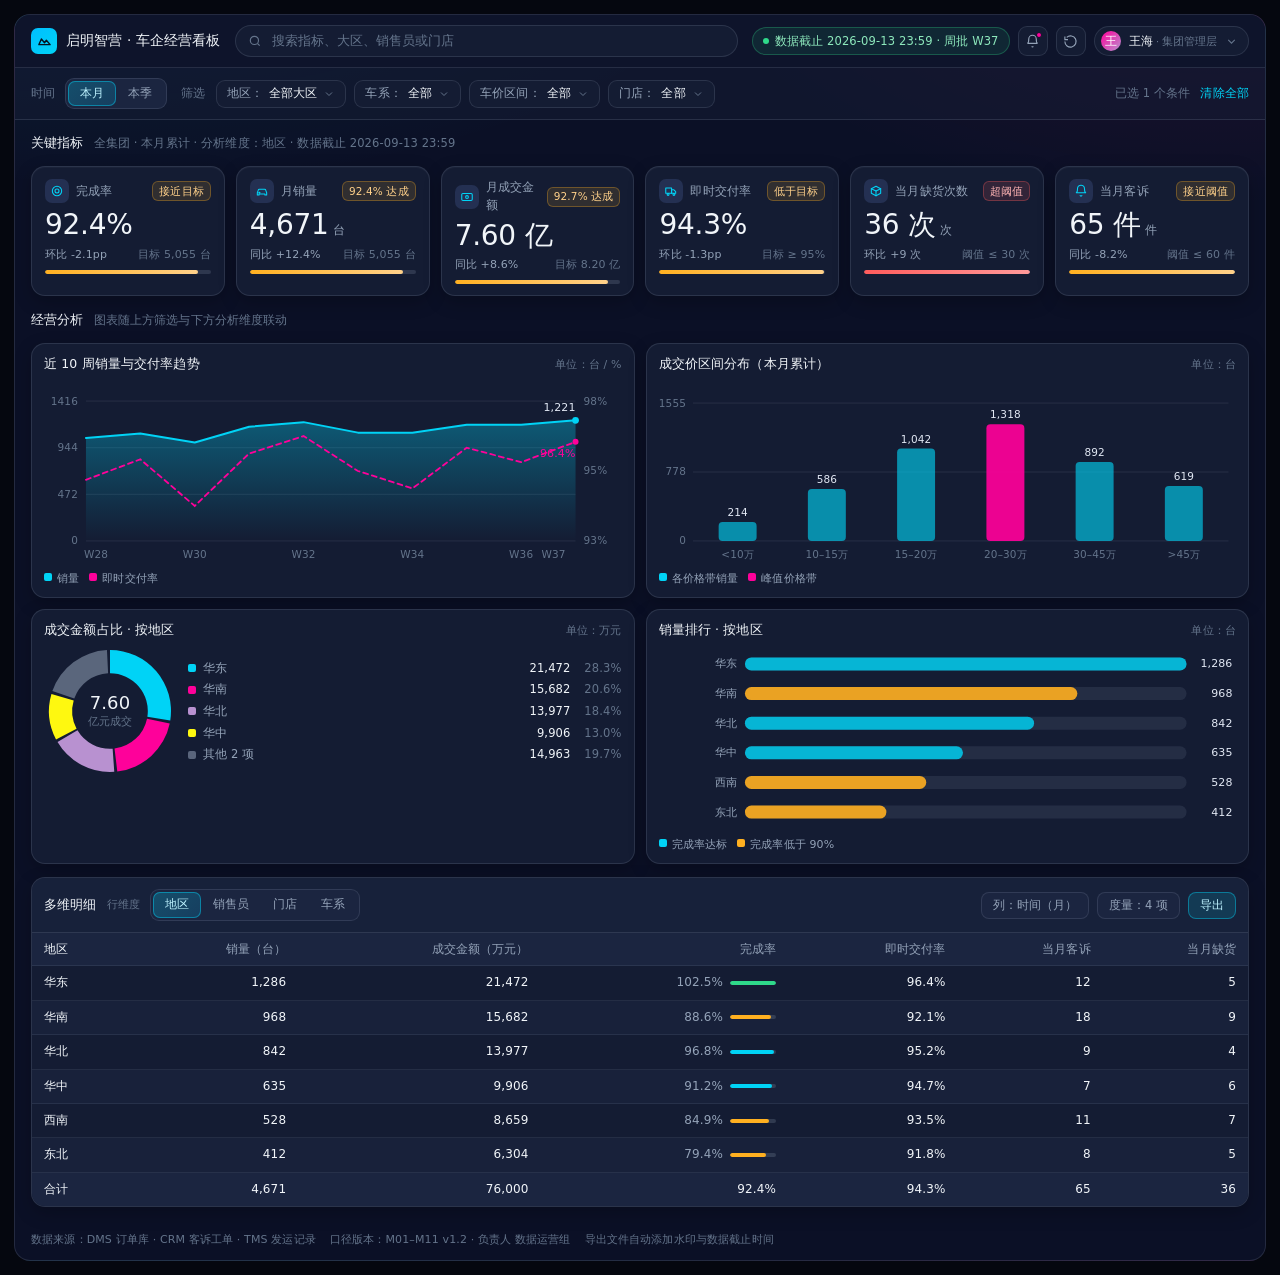
<file: preview-360.html>
<!doctype html>
<html lang="zh-CN"><head><meta charset="utf-8">
<meta name="viewport" content="width=device-width, initial-scale=1">
<style>
html,body{margin:0;padding:0;background:#05070F}
body{padding:14px}
</style></head><body>
<div id="bd-dashboard" class="bd-root">
<style>
#bd-dashboard{
  --bd-canvas:#0B1026;
  --bd-chrome:#0E142B;
  --bd-surface:#141C33;
  --bd-surface-2:#1B2540;
  --bd-surface-3:#243052;
  --bd-line:rgba(148,163,184,.18);
  --bd-line-2:rgba(148,163,184,.30);
  --bd-text:#F1F5F9;
  --bd-text-2:#94A3B8;
  --bd-text-3:#64748B;
  --bd-s1:#00D3F6;
  --bd-s2:#FE019A;
  --bd-s3:#B891D0;
  --bd-s4:#FEF810;
  --bd-ok:#2FD98A;
  --bd-warn:#FFB020;
  --bd-risk:#FF5C5C;
  --bd-r:14px;
  --bd-r-sm:8px;
  font-family:"Inter","PingFang SC","Microsoft YaHei","Segoe UI",system-ui,-apple-system,sans-serif;
  color:var(--bd-text);
  font-size:13px;
  line-height:1.45;
  letter-spacing:.01em;
  -webkit-font-smoothing:antialiased;
}
#bd-dashboard *{box-sizing:border-box}
#bd-dashboard .bd-sr{position:absolute;width:1px;height:1px;overflow:hidden;clip:rect(0 0 0 0);white-space:nowrap}
#bd-dashboard .bd-shell{
  background:
    radial-gradient(1100px 520px at 8% -12%,rgba(0,211,246,.10),transparent 62%),
    radial-gradient(900px 460px at 96% -6%,rgba(254,1,154,.09),transparent 58%),
    var(--bd-canvas);
  border:1px solid var(--bd-line);
  border-radius:16px;
  overflow:hidden;
}
#bd-dashboard .bd-num{font-variant-numeric:tabular-nums}

/* ---------- chrome ---------- */
#bd-dashboard .bd-chrome{
  display:flex;align-items:center;gap:14px;flex-wrap:wrap;
  padding:10px 16px;background:var(--bd-chrome);border-bottom:1px solid var(--bd-line);
}
#bd-dashboard .bd-brand{display:flex;align-items:center;gap:9px;flex:0 0 auto}
#bd-dashboard .bd-mark{
  width:26px;height:26px;border-radius:7px;display:grid;place-items:center;
  background:linear-gradient(135deg,#00BFFF,#00D3F6);color:#04121F;
}
#bd-dashboard .bd-mark svg{width:15px;height:15px;display:block}
#bd-dashboard .bd-brand-name{font-size:13.5px;font-weight:500;white-space:nowrap}
#bd-dashboard .bd-search{
  flex:1 1 200px;min-width:150px;display:flex;align-items:center;gap:8px;
  height:32px;padding:0 12px;border-radius:999px;
  background:var(--bd-surface);border:1px solid var(--bd-line);
}
#bd-dashboard .bd-search svg{width:14px;height:14px;color:var(--bd-text-3);flex:0 0 auto}
#bd-dashboard .bd-search input{
  flex:1;min-width:0;border:0;background:transparent;outline:none;
  color:var(--bd-text);font:inherit;font-size:12.5px;
}
#bd-dashboard .bd-search input::placeholder{color:var(--bd-text-3)}
#bd-dashboard .bd-chrome-right{display:flex;align-items:center;gap:8px;margin-left:auto;flex:0 0 auto}
#bd-dashboard .bd-fresh{
  display:inline-flex;align-items:center;gap:6px;height:28px;padding:0 10px;border-radius:999px;
  background:rgba(47,217,138,.10);border:1px solid rgba(47,217,138,.28);
  color:#8DE8BC;font-size:11.5px;white-space:nowrap;
}
#bd-dashboard .bd-fresh i{width:6px;height:6px;border-radius:50%;background:var(--bd-ok);display:block}
#bd-dashboard .bd-ibtn{
  position:relative;width:30px;height:30px;display:grid;place-items:center;
  border-radius:9px;background:var(--bd-surface);border:1px solid var(--bd-line);
  color:var(--bd-text-2);cursor:pointer;padding:0;
}
#bd-dashboard .bd-ibtn:hover{color:var(--bd-text);border-color:var(--bd-line-2)}
#bd-dashboard .bd-ibtn svg{width:15px;height:15px}
#bd-dashboard .bd-dot{
  position:absolute;top:5px;right:5px;width:6px;height:6px;border-radius:50%;
  background:var(--bd-s2);border:1.5px solid var(--bd-chrome);
}
#bd-dashboard .bd-account{
  display:flex;align-items:center;gap:8px;height:30px;padding:0 10px 0 6px;border-radius:999px;
  background:var(--bd-surface);border:1px solid var(--bd-line);color:var(--bd-text);cursor:pointer;
}
#bd-dashboard .bd-avatar{
  width:20px;height:20px;border-radius:50%;display:grid;place-items:center;
  background:linear-gradient(135deg,#FE019A,#B891D0);color:#fff;font-size:10px;font-weight:500;
}
#bd-dashboard .bd-account span{font-size:12px;white-space:nowrap}
#bd-dashboard .bd-account em{font-style:normal;color:var(--bd-text-3);font-size:11px}
#bd-dashboard .bd-account svg{width:13px;height:13px;color:var(--bd-text-3)}

/* ---------- filters ---------- */
#bd-dashboard .bd-filters{
  display:flex;align-items:center;gap:8px;flex-wrap:wrap;
  padding:10px 16px;border-bottom:1px solid var(--bd-line);background:rgba(20,28,51,.55);
}
#bd-dashboard .bd-flabel{font-size:11.5px;color:var(--bd-text-3);margin-right:2px}
#bd-dashboard .bd-seg{display:inline-flex;padding:2px;border-radius:9px;background:var(--bd-surface-2);border:1px solid var(--bd-line)}
#bd-dashboard .bd-seg button{
  appearance:none;border:0;background:transparent;color:var(--bd-text-2);
  font:inherit;font-size:12px;padding:4px 12px;border-radius:7px;cursor:pointer;
}
#bd-dashboard .bd-seg button:hover{color:var(--bd-text)}
#bd-dashboard .bd-seg button[aria-pressed="true"]{
  background:linear-gradient(135deg,rgba(0,211,246,.24),rgba(0,191,255,.16));
  color:#BDF2FE;box-shadow:inset 0 0 0 1px rgba(0,211,246,.45);
}
#bd-dashboard .bd-pill{
  display:inline-flex;align-items:center;gap:6px;height:28px;padding:0 10px;border-radius:9px;
  background:var(--bd-surface);border:1px solid var(--bd-line);color:var(--bd-text-2);font-size:12px;
}
#bd-dashboard .bd-pill svg{width:12px;height:12px;color:var(--bd-text-3)}
#bd-dashboard .bd-pill b{color:var(--bd-text);font-weight:400}
#bd-dashboard .bd-filter-tail{margin-left:auto;display:flex;align-items:center;gap:10px;font-size:11.5px;color:var(--bd-text-3)}
#bd-dashboard .bd-filter-tail a{color:var(--bd-s1);text-decoration:none}

/* ---------- layout ---------- */
#bd-dashboard .bd-main{padding:14px 16px 16px;display:flex;flex-direction:column;gap:13px}
#bd-dashboard .bd-sechead{display:flex;align-items:baseline;gap:10px;flex-wrap:wrap}
#bd-dashboard .bd-sechead h2{margin:0;font-size:13px;font-weight:500}
#bd-dashboard .bd-scope{font-size:11.5px;color:var(--bd-text-3)}
#bd-dashboard .bd-scope b{color:var(--bd-text-2);font-weight:400}

/* ---------- KPI ---------- */
#bd-dashboard .bd-kpis{display:grid;gap:11px;grid-template-columns:repeat(2,minmax(0,1fr))}
@media (min-width:620px){#bd-dashboard .bd-kpis{grid-template-columns:repeat(3,minmax(0,1fr))}}
@media (min-width:1000px){#bd-dashboard .bd-kpis{grid-template-columns:repeat(6,minmax(0,1fr))}}
#bd-dashboard .bd-kpi{
  background:var(--bd-surface);border:1px solid var(--bd-line);border-radius:var(--bd-r);
  padding:12px 13px 11px;display:flex;flex-direction:column;gap:7px;
  box-shadow:0 1px 0 rgba(255,255,255,.03) inset,0 6px 18px rgba(0,0,0,.22);
}
#bd-dashboard .bd-kpi-top{display:flex;align-items:center;gap:7px}
#bd-dashboard .bd-kpi-ic{
  width:24px;height:24px;border-radius:7px;display:grid;place-items:center;flex:0 0 auto;
  background:var(--bd-surface-3);color:var(--bd-s1);
}
#bd-dashboard .bd-kpi-ic svg{width:14px;height:14px}
#bd-dashboard .bd-kpi-name{font-size:12px;color:var(--bd-text-2);flex:1;min-width:0}
#bd-dashboard .bd-chip{
  font-size:10.5px;padding:1.5px 6px;border-radius:6px;white-space:nowrap;
  border:1px solid transparent;
}
#bd-dashboard .bd-chip.ok{color:#8DE8BC;background:rgba(47,217,138,.12);border-color:rgba(47,217,138,.3)}
#bd-dashboard .bd-chip.warn{color:#FFD18A;background:rgba(255,176,32,.12);border-color:rgba(255,176,32,.3)}
#bd-dashboard .bd-chip.risk{color:#FFB4B4;background:rgba(255,92,92,.13);border-color:rgba(255,92,92,.32)}
#bd-dashboard .bd-kpi-val{display:flex;align-items:baseline;gap:4px}
#bd-dashboard .bd-kpi-val strong{font-size:28px;font-weight:500;line-height:1.05;letter-spacing:-.01em}
#bd-dashboard .bd-kpi-val span{font-size:11.5px;color:var(--bd-text-2)}
#bd-dashboard .bd-kpi-foot{display:flex;align-items:center;gap:8px;font-size:11px;color:var(--bd-text-3)}
#bd-dashboard .bd-kpi-foot b{font-weight:400;color:var(--bd-text-2)}
#bd-dashboard .bd-up{color:var(--bd-ok)}
#bd-dashboard .bd-down{color:var(--bd-risk)}
#bd-dashboard .bd-bar{height:4px;border-radius:99px;background:rgba(148,163,184,.20);overflow:hidden}
#bd-dashboard .bd-bar i{display:block;height:100%;border-radius:99px;background:linear-gradient(90deg,#00BFFF,#00D3F6)}
#bd-dashboard .bd-bar.warn i{background:linear-gradient(90deg,#FFB020,#FFD18A)}
#bd-dashboard .bd-bar.risk i{background:linear-gradient(90deg,#FF5C5C,#FF9A9A)}

/* ---------- charts ---------- */
#bd-dashboard .bd-charts{display:grid;gap:11px;grid-template-columns:minmax(0,1fr)}
@media (min-width:660px){#bd-dashboard .bd-charts{grid-template-columns:repeat(2,minmax(0,1fr))}}
#bd-dashboard .bd-panel{
  background:var(--bd-surface);border:1px solid var(--bd-line);border-radius:var(--bd-r);
  padding:11px 12px 10px;display:flex;flex-direction:column;gap:6px;min-width:0;
  box-shadow:0 6px 18px rgba(0,0,0,.22);
}
#bd-dashboard .bd-panel-head{display:flex;align-items:baseline;gap:8px}
#bd-dashboard .bd-panel-head h3{margin:0;font-size:12.5px;font-weight:500}
#bd-dashboard .bd-panel-head span{font-size:11px;color:var(--bd-text-3);margin-left:auto;white-space:nowrap}
#bd-dashboard .bd-chart{width:100%;height:186px;min-width:0}
#bd-dashboard .bd-chart svg{display:block;width:100%;height:100%}
#bd-dashboard .bd-legend{display:flex;flex-wrap:wrap;gap:10px;font-size:11px;color:var(--bd-text-2)}
#bd-dashboard .bd-legend i{display:inline-block;width:8px;height:8px;border-radius:2px;margin-right:5px;vertical-align:1px}
#bd-dashboard .bd-donut{display:flex;gap:12px;align-items:center;flex-wrap:wrap}
#bd-dashboard .bd-donut-frame{width:132px;height:132px;flex:0 0 auto}
#bd-dashboard .bd-donut-frame svg{display:block;width:100%;height:100%}
#bd-dashboard .bd-dl{flex:1 1 148px;min-width:132px;display:flex;flex-direction:column;gap:5px;margin:0;padding:0;list-style:none}
#bd-dashboard .bd-dl li{display:flex;align-items:center;gap:7px;font-size:11.5px;color:var(--bd-text-2)}
#bd-dashboard .bd-dl i{width:8px;height:8px;border-radius:2px;flex:0 0 auto}
#bd-dashboard .bd-dl em{font-style:normal;margin-left:auto;color:var(--bd-text);font-variant-numeric:tabular-nums}
#bd-dashboard .bd-dl u{text-decoration:none;color:var(--bd-text-3);width:44px;text-align:right;font-variant-numeric:tabular-nums}

/* ---------- table ---------- */
#bd-dashboard .bd-detail{
  background:var(--bd-surface);border:1px solid var(--bd-line);border-radius:var(--bd-r);
  overflow:hidden;box-shadow:0 6px 18px rgba(0,0,0,.22);
}
#bd-dashboard .bd-detail-head{
  display:flex;align-items:center;gap:10px;flex-wrap:wrap;
  padding:11px 12px;border-bottom:1px solid var(--bd-line);background:rgba(27,37,64,.55);
}
#bd-dashboard .bd-detail-head h3{margin:0;font-size:12.5px;font-weight:500}
#bd-dashboard .bd-detail-head .bd-hint{font-size:11px;color:var(--bd-text-3)}
#bd-dashboard .bd-detail-head .bd-right{margin-left:auto;display:flex;gap:8px;align-items:center}
#bd-dashboard .bd-btn{
  height:27px;padding:0 11px;border-radius:8px;font:inherit;font-size:11.5px;cursor:pointer;
  background:var(--bd-surface-2);border:1px solid var(--bd-line);color:var(--bd-text-2);
}
#bd-dashboard .bd-btn:hover{color:var(--bd-text);border-color:var(--bd-line-2)}
#bd-dashboard .bd-btn.primary{background:rgba(0,211,246,.14);border-color:rgba(0,211,246,.42);color:#BDF2FE}
#bd-dashboard .bd-tablewrap{overflow-x:auto}
#bd-dashboard table.bd-table{border-collapse:separate;border-spacing:0;width:100%;min-width:660px;font-size:12px}
#bd-dashboard .bd-table th,#bd-dashboard .bd-table td{
  padding:8px 12px;text-align:right;white-space:nowrap;border-bottom:1px solid rgba(148,163,184,.12);
}
#bd-dashboard .bd-table th{
  background:var(--bd-surface-2);color:var(--bd-text-2);font-weight:400;font-size:11.5px;
  position:sticky;top:0;z-index:3;
}
#bd-dashboard .bd-table td{background:var(--bd-surface);color:var(--bd-text-2)}
#bd-dashboard .bd-table tbody tr:nth-child(even) td{background:#18213A}
#bd-dashboard .bd-table th:first-child,#bd-dashboard .bd-table td:first-child{
  text-align:left;position:sticky;left:0;z-index:2;color:var(--bd-text);
}
#bd-dashboard .bd-table thead th:first-child{z-index:4}
#bd-dashboard .bd-table tfoot td{
  background:var(--bd-surface-2);color:var(--bd-text);border-bottom:0;font-variant-numeric:tabular-nums;
}
#bd-dashboard .bd-table td.bd-n,#bd-dashboard .bd-table tfoot td{font-variant-numeric:tabular-nums;color:var(--bd-text)}
#bd-dashboard .bd-cellrate{display:flex;align-items:center;gap:7px;justify-content:flex-end}
#bd-dashboard .bd-mini{width:46px;height:4px;border-radius:99px;background:rgba(148,163,184,.22);overflow:hidden;flex:0 0 auto}
#bd-dashboard .bd-mini i{display:block;height:100%;border-radius:99px}
#bd-dashboard .bd-flag{display:inline-flex;align-items:center;gap:4px}
#bd-dashboard .bd-flag svg{width:11px;height:11px}
#bd-dashboard .bd-foot{padding:9px 16px 12px;font-size:11px;color:var(--bd-text-3);display:flex;gap:14px;flex-wrap:wrap}
</style>

<div class="bd-shell">
  <div class="bd-chrome">
    <div class="bd-brand">
      <span class="bd-mark" aria-hidden="true">
        <svg viewBox="0 0 24 24" fill="none" stroke="currentColor" stroke-width="2.2" stroke-linecap="round" stroke-linejoin="round"><path d="M3 17l4-9 5 6 3-4 6 7z"/></svg>
      </span>
      <span class="bd-brand-name">启明智营 · 车企经营看板</span>
    </div>
    <label class="bd-search">
      <svg viewBox="0 0 24 24" fill="none" stroke="currentColor" stroke-width="2" aria-hidden="true"><circle cx="11" cy="11" r="7"/><path d="M20 20l-3.5-3.5"/></svg>
      <input id="bd-search-input" type="search" placeholder="搜索指标、大区、销售员或门店" aria-label="搜索指标、大区、销售员或门店">
    </label>
    <div class="bd-chrome-right">
      <span class="bd-fresh"><i></i>数据截止 2026-09-13 23:59 · 周批 W37</span>
      <button type="button" class="bd-ibtn" aria-label="消息通知，3 条未读">
        <svg viewBox="0 0 24 24" fill="none" stroke="currentColor" stroke-width="1.8" aria-hidden="true"><path d="M18 8a6 6 0 10-12 0c0 6-2 7-2 7h16s-2-1-2-7"/><path d="M10.5 20a2 2 0 003 0"/></svg>
        <span class="bd-dot" aria-hidden="true"></span>
      </button>
      <button type="button" class="bd-ibtn" id="bd-reset" aria-label="恢复最初状态">
        <svg viewBox="0 0 24 24" fill="none" stroke="currentColor" stroke-width="1.8" aria-hidden="true"><path d="M3 12a9 9 0 1 0 3-6.7"/><path d="M3 4v5h5"/></svg>
      </button>
      <button type="button" class="bd-account">
        <span class="bd-avatar" aria-hidden="true">王</span>
        <span>王海 <em>· 集团管理层</em></span>
        <svg viewBox="0 0 24 24" fill="none" stroke="currentColor" stroke-width="2" aria-hidden="true"><path d="M6 9l6 6 6-6"/></svg>
      </button>
    </div>
  </div>

  <div class="bd-filters">
    <span class="bd-flabel">时间</span>
    <div class="bd-seg" role="group" aria-label="时间口径">
      <button type="button" data-period="month" aria-pressed="true">本月</button>
      <button type="button" data-period="quarter" aria-pressed="false">本季</button>
    </div>
    <span class="bd-flabel" style="margin-left:6px">筛选</span>
    <span class="bd-pill">地区：<b>全部大区</b>
      <svg viewBox="0 0 24 24" fill="none" stroke="currentColor" stroke-width="2" aria-hidden="true"><path d="M6 9l6 6 6-6"/></svg></span>
    <span class="bd-pill">车系：<b>全部</b>
      <svg viewBox="0 0 24 24" fill="none" stroke="currentColor" stroke-width="2" aria-hidden="true"><path d="M6 9l6 6 6-6"/></svg></span>
    <span class="bd-pill">车价区间：<b>全部</b>
      <svg viewBox="0 0 24 24" fill="none" stroke="currentColor" stroke-width="2" aria-hidden="true"><path d="M6 9l6 6 6-6"/></svg></span>
    <span class="bd-pill">门店：<b>全部</b>
      <svg viewBox="0 0 24 24" fill="none" stroke="currentColor" stroke-width="2" aria-hidden="true"><path d="M6 9l6 6 6-6"/></svg></span>
    <div class="bd-filter-tail"><span>已选 1 个条件</span><a href="#bd-dashboard">清除全部</a></div>
  </div>

  <div class="bd-main">
    <div class="bd-sechead">
      <h2>关键指标</h2>
      <span class="bd-scope" id="bd-scope" aria-live="polite">全集团 · 本月累计 · 分析维度：地区 · 11 项指标已接入</span>
    </div>
    <div class="bd-kpis" id="bd-kpis"></div>

    <div class="bd-sechead" style="margin-top:2px">
      <h2>经营分析</h2>
      <span class="bd-scope">图表随上方筛选与下方分析维度联动</span>
    </div>
    <div class="bd-charts">
      <section class="bd-panel">
        <div class="bd-panel-head"><h3 id="bd-trend-title">销量与交付率趋势</h3><span id="bd-trend-unit">单位：台 / %</span></div>
        <div class="bd-chart"><svg id="bd-trend" role="img" aria-labelledby="bd-trend-title"></svg></div>
        <div class="bd-legend">
          <span><i style="background:#00D3F6"></i>销量</span>
          <span><i style="background:#FE019A"></i>即时交付率</span>
        </div>
      </section>

      <section class="bd-panel">
        <div class="bd-panel-head"><h3 id="bd-dist-title">成交价区间分布</h3><span>单位：台</span></div>
        <div class="bd-chart"><svg id="bd-dist" role="img" aria-labelledby="bd-dist-title"></svg></div>
        <div class="bd-legend">
          <span><i style="background:#00D3F6"></i>各价格带销量</span>
          <span><i style="background:#FE019A"></i>峰值价格带</span>
        </div>
      </section>

      <section class="bd-panel">
        <div class="bd-panel-head"><h3 id="bd-donut-title">成交金额占比</h3><span id="bd-donut-unit">单位：万元</span></div>
        <div class="bd-donut">
          <div class="bd-donut-frame"><svg id="bd-donut" role="img" aria-labelledby="bd-donut-title"></svg></div>
          <ul class="bd-dl" id="bd-donut-legend"></ul>
        </div>
      </section>

      <section class="bd-panel">
        <div class="bd-panel-head"><h3 id="bd-rank-title">销量排行</h3><span>单位：台</span></div>
        <div class="bd-chart"><svg id="bd-rank" role="img" aria-labelledby="bd-rank-title"></svg></div>
        <div class="bd-legend">
          <span><i style="background:#00D3F6"></i>完成率达标</span>
          <span><i style="background:#FFB020"></i>完成率低于 90%</span>
        </div>
      </section>
    </div>

    <section class="bd-detail">
      <div class="bd-detail-head">
        <h3>多维明细</h3>
        <span class="bd-hint">行维度</span>
        <div class="bd-seg" role="group" aria-label="明细行维度" id="bd-dims">
          <button type="button" data-dim="地区" aria-pressed="true">地区</button>
          <button type="button" data-dim="销售员" aria-pressed="false">销售员</button>
          <button type="button" data-dim="门店" aria-pressed="false">门店</button>
          <button type="button" data-dim="车系" aria-pressed="false">车系</button>
        </div>
        <div class="bd-right">
          <button type="button" class="bd-btn">列：时间（月）</button>
          <button type="button" class="bd-btn">度量：4 项</button>
          <button type="button" class="bd-btn primary">导出</button>
        </div>
      </div>
      <div class="bd-tablewrap">
        <table class="bd-table">
          <caption class="bd-sr" id="bd-table-caption">按当前分析维度展开的明细数据</caption>
          <thead><tr id="bd-thead"></tr></thead>
          <tbody id="bd-tbody"></tbody>
          <tfoot><tr id="bd-tfoot"></tr></tfoot>
        </table>
      </div>
    </section>
  </div>

  <div class="bd-foot">
    <span>数据来源：DMS 订单库 · CRM 客诉工单 · TMS 发运记录</span>
    <span>口径版本：M01–M11 v1.2 · 负责人 数据运营组</span>
    <span>导出文件自动添加水印与数据截止时间</span>
  </div>
</div>

<script>
(function () {
  var root = document.getElementById('bd-dashboard');
  if (!root) return;
  var NS = 'http://www.w3.org/2000/svg';

  /* ------------------------------------------------------------------ 数据层 */
  var TOTALS = { sales: 4671, amount: 76000, complaints: 65, stockout: 36, target: 5055 };

  // [名称, 销量, 单车均价(万), 即时交付率(%), 客诉率, 缺货率, 目标达成率]
  var BASE = {
    '地区': [
      ['华东', 1286, 16.7, 96.4, 0.0093, 0.0039, 1.023],
      ['华南', 968, 16.2, 92.1, 0.0186, 0.0093, 0.886],
      ['华北', 842, 16.6, 95.2, 0.0107, 0.0048, 0.968],
      ['华中', 635, 15.6, 94.7, 0.0110, 0.0094, 0.912],
      ['西南', 528, 16.4, 93.5, 0.0208, 0.0133, 0.849],
      ['东北', 412, 15.3, 91.8, 0.0194, 0.0121, 0.794]
    ],
    '销售员': [
      ['李昊', 986, 16.3, 97.1, 0.0081, 0.0041, 1.030],
      ['陈嘉', 892, 16.4, 95.6, 0.0123, 0.0056, 0.962],
      ['周敏', 814, 17.1, 94.2, 0.0111, 0.0074, 0.921],
      ['王倩', 758, 15.8, 93.1, 0.0158, 0.0092, 0.882],
      ['赵鹏', 673, 15.2, 92.4, 0.0208, 0.0119, 0.901],
      ['孙博', 548, 16.0, 91.2, 0.0201, 0.0110, 0.812]
    ],
    '门店': [
      ['上海浦东店', 1142, 17.2, 96.8, 0.0096, 0.0044, 1.018],
      ['广州天河店', 986, 16.1, 92.6, 0.0172, 0.0081, 0.894],
      ['北京朝阳店', 872, 16.4, 95.4, 0.0103, 0.0046, 0.972],
      ['武汉江汉店', 742, 15.7, 94.1, 0.0108, 0.0094, 0.905],
      ['成都高新店', 528, 16.6, 93.8, 0.0208, 0.0133, 0.856],
      ['沈阳铁西店', 401, 15.1, 91.4, 0.0200, 0.0125, 0.798]
    ],
    '车系': [
      ['星越 L', 1286, 18.4, 95.2, 0.0086, 0.0054, 1.012],
      ['星瑞', 1102, 13.2, 96.1, 0.0091, 0.0036, 1.026],
      ['帝豪', 926, 9.8, 95.8, 0.0108, 0.0043, 0.978],
      ['博越', 742, 14.6, 93.4, 0.0148, 0.0108, 0.918],
      ['嘉际', 389, 17.8, 90.6, 0.0231, 0.0180, 0.842],
      ['银河 E8', 226, 22.6, 92.9, 0.0265, 0.0133, 0.803]
    ]
  };

  var PRICE_BINS = [['<10万', 214], ['10–15万', 586], ['15–20万', 1042], ['20–30万', 1318], ['30–45万', 892], ['>45万', 619]];
  var WEEK_SALES = [1042, 1088, 997, 1156, 1203, 1097, 1096, 1178, 1176, 1221];
  var WEEK_LABEL = ['W28', 'W29', 'W30', 'W31', 'W32', 'W33', 'W34', 'W35', 'W36', 'W37'];
  var MONTH_SALES = [3980, 4210, 4460, 3870, 3210, 3620, 4050, 4280, 4510, 4348, 4620, 4671];
  var MONTH_LABEL = ['10月', '11月', '12月', '1月', '2月', '3月', '4月', '5月', '6月', '7月', '8月', '9月'];

  var PERIODS = {
    month: {
      name: '本月', scope: '本月累计', factor: 1, targetFactor: 1,
      sales: [WEEK_SALES, WEEK_LABEL], axis: '近 10 周',
      delivery: [95.1, 95.8, 94.2, 96.0, 96.6, 95.4, 94.8, 96.2, 95.7, 96.4],
      donut: '成交金额占比', hint: { completion: '环比 -2.1pp', sales: '同比 +12.4%', amount: '同比 +8.6%', delivery: '环比 -1.3pp', stockout: '环比 +9 次', complaints: '同比 -8.2%' }
    },
    quarter: {
      name: '本季', scope: '本季累计', factor: 2.92, targetFactor: 2.86,
      sales: [MONTH_SALES, MONTH_LABEL], axis: '近 12 个月',
      delivery: [93.6, 93.9, 94.4, 93.1, 92.4, 92.9, 93.8, 94.1, 94.6, 93.9, 94.2, 94.3],
      donut: '成交金额占比', hint: { completion: '环比 +1.9pp', sales: '同比 +14.6%', amount: '同比 +11.2%', delivery: '环比 +0.4pp', stockout: '环比 +22 次', complaints: '同比 -5.4%' }
    }
  };

  function scaledRows(dim, period) {
    var p = PERIODS[period], src = BASE[dim], rows = [], sum = { a: 0, c: 0, o: 0, t: 0 };
    var sales = 0;
    src.forEach(function (r) {
      var s = Math.round(r[1] * p.factor);
      sales += s;
      rows.push({
        n: r[0], s: s,
        a: s * r[2],
        d: Math.min(99.2, r[3] + (period === 'quarter' ? 0.4 : 0)),
        c: s * r[4], o: s * r[5], t: s / r[6]
      });
    });
    rows.forEach(function (r) {
      sum.a += r.a; sum.c += r.c; sum.o += r.o; sum.t += r.t;
    });
    var exp = {
      a: Math.round(TOTALS.amount * p.factor),
      c: Math.round(TOTALS.complaints * p.factor),
      o: Math.round(TOTALS.stockout * p.factor),
      t: Math.round(TOTALS.target * p.targetFactor)
    };
    rows.forEach(function (r) {
      r.s = Math.round(r.s);
      r.a = Math.round(r.a); r.c = Math.round(r.c); r.o = Math.round(r.o); r.t = Math.round(r.t);
    });
    ['a', 'c', 'o', 't'].forEach(function (key) {
      var total = rows.reduce(function (acc, r) { return acc + r[key]; }, 0);
      var gap = exp[key] - total;
      if (gap !== 0) {
        var idx = 0;
        rows.forEach(function (r, i) { if (r[key] > rows[idx][key]) idx = i; });
        rows[idx][key] += gap;
      }
    });
    rows.sort(function (x, y) { return y.s - x.s; });
    rows.forEach(function (r) { r.rate = (r.s / r.t) * 100; });
    return { rows: rows, sales: sales };
  }

  function kpisFor(dim, period) {
    var d = scaledRows(dim, period), p = PERIODS[period];
    var sales = d.sales;
    var amount = d.rows.reduce(function (a, r) { return a + r.a; }, 0);
    var complaints = d.rows.reduce(function (a, r) { return a + r.c; }, 0);
    var stockout = d.rows.reduce(function (a, r) { return a + r.o; }, 0);
    var target = d.rows.reduce(function (a, r) { return a + r.t; }, 0);
    var delivery = d.rows.reduce(function (a, r) { return a + r.s * r.d; }, 0) / sales;
    var goalAmount = period === 'month' ? 82000 : 234500;
    var limitStockout = period === 'month' ? 30 : 90;
    var limitComplaints = period === 'month' ? 60 : 180;
    return {
      rows: d.rows, period: p, sales: sales, amount: amount, delivery: delivery,
      completion: sales / target * 100, complaints: complaints, stockout: stockout,
      target: target, goalAmount: goalAmount,
      limitStockout: limitStockout, limitComplaints: limitComplaints
    };
  }

  /* ------------------------------------------------------------------ 工具 */
  function fmt(n, d) {
    return Number(n).toFixed(d === undefined ? 0 : d).replace(/\B(?=(\d{3})+(?!\d))/g, ',');
  }
  function yi(n) { return (n / 10000).toFixed(2) + ' 亿'; }
  function el(tag, attrs, text) {
    var e = document.createElementNS(NS, tag);
    for (var k in attrs) { if (attrs[k] !== null && attrs[k] !== undefined) e.setAttribute(k, attrs[k]); }
    if (text !== undefined) e.textContent = text;
    return e;
  }
  function clear(node) { while (node.firstChild) node.removeChild(node.firstChild); }
  function nf(v, d) { return v.toFixed(d === undefined ? 0 : d); }

  var state = { period: 'month', dim: '地区' };

  /* ------------------------------------------------------------------ 图表 */
  function drawTrend(svg) {
    var p = PERIODS[state.period], w = svg.clientWidth || 320, h = svg.clientHeight || 186;
    svg.setAttribute('viewBox', '0 0 ' + w + ' ' + h);
    clear(svg);
    var data = p.sales[0], labels = p.sales[1], del = p.delivery;
    var narrow = w < 400;
    var padL = 42, padR = narrow ? 14 : 46, padT = 22, padB = 24;
    var plotW = Math.max(40, w - padL - padR), plotH = Math.max(40, h - padT - padB);
    var maxV = Math.max.apply(null, data) * 1.16;
    var x = function (i) { return padL + (data.length === 1 ? 0 : plotW * i / (data.length - 1)); };
    var y = function (v) { return padT + plotH - plotH * v / maxV; };
    var dmin = Math.min.apply(null, del) - 1.2, dmax = Math.max.apply(null, del) + 1.2;
    var y2 = function (v) { return padT + plotH - plotH * (v - dmin) / (dmax - dmin); };

    var g = el('g');
    var defs = el('defs');
    var grad = el('linearGradient', { id: 'bd-grad-trend', x1: '0', y1: '0', x2: '0', y2: '1' });
    grad.appendChild(el('stop', { offset: '0%', 'stop-color': '#00D3F6', 'stop-opacity': '0.34' }));
    grad.appendChild(el('stop', { offset: '100%', 'stop-color': '#00D3F6', 'stop-opacity': '0' }));
    defs.appendChild(grad); g.appendChild(defs);

    for (var t = 0; t <= 3; t++) {
      var vy = padT + plotH * t / 3;
      g.appendChild(el('line', { x1: padL, y1: vy, x2: padL + plotW, y2: vy, stroke: 'rgba(148,163,184,0.14)', 'stroke-width': 1 }));
      var val = maxV * (1 - t / 3);
      g.appendChild(el('text', { x: padL - 8, y: vy + 3.5, 'text-anchor': 'end', fill: '#64748B', 'font-size': 10.5 }, nf(val, 0)));
    }

    var area = 'M' + x(0) + ' ' + (padT + plotH);
    data.forEach(function (v, i) { area += ' L' + nf(x(i), 1) + ' ' + nf(y(v), 1); });
    area += ' L' + x(data.length - 1) + ' ' + (padT + plotH) + ' Z';
    g.appendChild(el('path', { d: area, fill: 'url(#bd-grad-trend)' }));

    var line = '';
    data.forEach(function (v, i) { line += (i ? ' L' : 'M') + nf(x(i), 1) + ' ' + nf(y(v), 1); });
    g.appendChild(el('path', { d: line, fill: 'none', stroke: '#00D3F6', 'stroke-width': 2, 'stroke-linejoin': 'round', 'stroke-linecap': 'round' }));

    var dl = '';
    del.forEach(function (v, i) { dl += (i ? ' L' : 'M') + nf(x(i), 1) + ' ' + nf(y2(v), 1); });
    g.appendChild(el('path', { d: dl, fill: 'none', stroke: '#FE019A', 'stroke-width': 1.8, 'stroke-dasharray': '5 4', 'stroke-linecap': 'round' }));

    if (!narrow) {
      [0, 1, 2].forEach(function (k) {
        var v = dmax - (dmax - dmin) * k / 2;
        g.appendChild(el('text', { x: padL + plotW + 8, y: y2(v) + 3.5, fill: '#64748B', 'font-size': 10.5 }, nf(v, 0) + '%'));
      });
    }

    var lastX = x(data.length - 1), lastY = y(data[data.length - 1]);
    g.appendChild(el('circle', { cx: lastX, cy: lastY, r: 3.4, fill: '#00D3F6' }));
    g.appendChild(el('text', {
      x: Math.min(lastX, padL + plotW), y: lastY - 9, 'text-anchor': 'end',
      fill: '#E2E8F4', 'font-size': 11, 'font-weight': 500
    }, fmt(data[data.length - 1])));
    var ly2 = y2(del[del.length - 1]);
    g.appendChild(el('circle', { cx: lastX, cy: ly2, r: 3, fill: '#FE019A' }));
    g.appendChild(el('text', {
      x: Math.min(lastX, padL + plotW), y: Math.max(ly2 + 15, padT + 11), 'text-anchor': 'end',
      fill: '#FE019A', 'font-size': 11
    }, nf(del[del.length - 1], 1) + '%'));

    var step = Math.max(1, Math.ceil(labels.length / (narrow ? 4 : 5)));
    labels.forEach(function (lb, i) {
      if (i % step !== 0 && i !== labels.length - 1) return;
      g.appendChild(el('text', {
        x: Math.min(Math.max(x(i), padL + 10), padL + plotW - 10), y: h - 7,
        'text-anchor': i === labels.length - 1 ? 'end' : 'middle', fill: '#64748B', 'font-size': 10.5
      }, lb));
    });
    svg.appendChild(g);
  }

  function drawDist(svg, bins) {
    var w = svg.clientWidth || 320, h = svg.clientHeight || 186;
    svg.setAttribute('viewBox', '0 0 ' + w + ' ' + h);
    clear(svg);
    var padL = 34, padR = 8, padT = 24, padB = 24;
    var plotW = Math.max(40, w - padL - padR), plotH = Math.max(40, h - padT - padB);
    var maxV = Math.max.apply(null, bins.map(function (b) { return b[1]; })) * 1.18;
    var peak = bins.reduce(function (a, b, i) { return b[1] > bins[a][1] ? i : a; }, 0);
    var slot = plotW / bins.length, bw = Math.min(38, slot * 0.56);
    var g = el('g');
    [0, 1, 2].forEach(function (k) {
      var vy = padT + plotH * k / 2;
      g.appendChild(el('line', { x1: padL, y1: vy, x2: padL + plotW, y2: vy, stroke: 'rgba(148,163,184,0.14)' }));
      g.appendChild(el('text', { x: padL - 7, y: vy + 3.5, 'text-anchor': 'end', fill: '#64748B', 'font-size': 10.5 }, nf(maxV * (1 - k / 2), 0)));
    });
    bins.forEach(function (b, i) {
      var bh = Math.max(3, plotH * b[1] / maxV);
      var bx = padL + slot * i + (slot - bw) / 2, by = padT + plotH - bh;
      g.appendChild(el('rect', {
        x: nf(bx, 1), y: nf(by, 1), width: nf(bw, 1), height: nf(bh, 1), rx: 4,
        fill: i === peak ? '#FE019A' : '#00D3F6', 'fill-opacity': i === peak ? 0.92 : 0.62
      }));
      g.appendChild(el('text', { x: nf(bx + bw / 2, 1), y: nf(by - 6, 1), 'text-anchor': 'middle', fill: '#E2E8F4', 'font-size': 10.5 }, fmt(b[1])));
      g.appendChild(el('text', { x: nf(padL + slot * i + slot / 2, 1), y: h - 7, 'text-anchor': 'middle', fill: '#64748B', 'font-size': 10.5 }, b[0]));
    });
    svg.appendChild(g);
  }

  function drawDonut(svg, rows, total) {
    var w = svg.clientWidth || 132, h = svg.clientHeight || 132;
    svg.setAttribute('viewBox', '0 0 ' + w + ' ' + h);
    clear(svg);
    var cx = w / 2, cy = h / 2, r = Math.min(w, h) / 2 - 5, rin = r * 0.62;
    var colors = ['#00D3F6', '#FE019A', '#B891D0', '#FEF810', 'rgba(148,163,184,0.55)'];
    var top = rows.slice(0, 4), rest = rows.slice(4);
    var segs = top.map(function (r) { return { n: r.n, v: r.a, c: colors[top.indexOf(r)] }; });
    if (rest.length) segs.push({ n: '其他 ' + rest.length + ' 项', v: rest.reduce(function (a, r) { return a + r.a; }, 0), c: colors[4] });
    var sum = segs.reduce(function (a, s) { return a + s.v; }, 0);
    var g = el('g');
    var a0 = -Math.PI / 2;
    segs.forEach(function (s) {
      var sweep = (s.v / sum) * Math.PI * 2, a1 = a0 + Math.max(sweep - 0.05, 0.005);
      var large = (a1 - a0) > Math.PI ? 1 : 0;
      var p = 'M' + nf(cx + r * Math.cos(a0), 2) + ' ' + nf(cy + r * Math.sin(a0), 2) +
        ' A' + nf(r, 2) + ' ' + nf(r, 2) + ' 0 ' + large + ' 1 ' + nf(cx + r * Math.cos(a1), 2) + ' ' + nf(cy + r * Math.sin(a1), 2) +
        ' L' + nf(cx + rin * Math.cos(a1), 2) + ' ' + nf(cy + rin * Math.sin(a1), 2) +
        ' A' + nf(rin, 2) + ' ' + nf(rin, 2) + ' 0 ' + large + ' 0 ' + nf(cx + rin * Math.cos(a0), 2) + ' ' + nf(cy + rin * Math.sin(a0), 2) + ' Z';
      g.appendChild(el('path', { d: p, fill: s.c }));
      a0 += sweep;
    });
    g.appendChild(el('text', { x: cx, y: cy - 2, 'text-anchor': 'middle', fill: '#F1F5F9', 'font-size': 18, 'font-weight': 500 }, yi(total).replace(' 亿', '')));
    g.appendChild(el('text', { x: cx, y: cy + 14, 'text-anchor': 'middle', fill: '#64748B', 'font-size': 10.5 }, '亿元成交'));
    svg.appendChild(g);
    return segs;
  }

  function drawRank(svg, rows) {
    var w = svg.clientWidth || 320, h = svg.clientHeight || 186;
    svg.setAttribute('viewBox', '0 0 ' + w + ' ' + h);
    clear(svg);
    var labelW = 78, valueW = 46, padR = 4, padT = 4;
    var barX = labelW + 8, barArea = Math.max(30, w - barX - valueW - padR);
    var rowH = Math.min(30, (h - padT * 2) / rows.length);
    var bh = Math.max(9, rowH * 0.44);
    var maxV = Math.max.apply(null, rows.map(function (r) { return r.s; }));
    var g = el('g');
    rows.forEach(function (r, i) {
      var cy = padT + rowH * i + rowH / 2;
      var y = cy - bh / 2;
      var ok = r.rate >= 90;
      g.appendChild(el('text', { x: labelW, y: cy + 3.5, 'text-anchor': 'end', fill: '#94A3B8', 'font-size': 11 }, r.n));
      g.appendChild(el('rect', { x: barX, y: y, width: barArea, height: bh, rx: bh / 2, fill: 'rgba(148,163,184,0.13)' }));
      g.appendChild(el('rect', {
        x: barX, y: y, width: Math.max(2, barArea * r.s / maxV), height: bh, rx: bh / 2,
        fill: ok ? '#00D3F6' : '#FFB020', 'fill-opacity': ok ? 0.82 : 0.9
      }));
      g.appendChild(el('text', { x: w - padR, y: cy + 3.5, 'text-anchor': 'end', fill: '#E2E8F4', 'font-size': 11 }, fmt(r.s)));
    });
    svg.appendChild(g);
  }

  /* ------------------------------------------------------------------ 渲染 */
  var KPI_DEFS = [
    { key: 'completion', name: '完成率', icon: 'target' },
    { key: 'sales', icon: 'car', name: { month: '月销量', quarter: '季销量' } },
    { key: 'amount', icon: 'cash', name: { month: '月成交金额', quarter: '季成交金额' } },
    { key: 'delivery', name: '即时交付率', icon: 'truck' },
    { key: 'stockout', icon: 'box', name: { month: '当月缺货次数', quarter: '当季缺货次数' } },
    { key: 'complaints', icon: 'bell', name: { month: '当月客诉', quarter: '当季客诉' } }
  ];
  var ICONS = {
    target: '<circle cx="12" cy="12" r="8"/><circle cx="12" cy="12" r="3.4"/>',
    car: '<path d="M4 15l1.6-4.4A2 2 0 017.5 9h9a2 2 0 011.9 1.6L20 15v4h-3v-2H7v2H4z"/><circle cx="7.5" cy="15" r="1"/>',
    cash: '<rect x="3" y="6" width="18" height="12" rx="2"/><circle cx="12" cy="12" r="2.4"/>',
    truck: '<path d="M3 7h10v9H3z"/><path d="M13 10h4l3 3v3h-7z"/><circle cx="7" cy="18" r="1.6"/><circle cx="17" cy="18" r="1.6"/>',
    box: '<path d="M4 8l8-4 8 4v8l-8 4-8-4z"/><path d="M4 8l8 4 8-4"/><path d="M12 12v8"/>',
    bell: '<path d="M18 8a6 6 0 10-12 0c0 6-2 7-2 7h16s-2-1-2-7"/><path d="M10.5 20a2 2 0 003 0"/>'
  };

  function chipText(key, ratio) {
    if (key === 'completion') return ratio >= 95 ? '达标' : ratio >= 90 ? '接近目标' : '未达标';
    if (key === 'sales' || key === 'amount') return nf(ratio, 1) + '% 达成';
    if (key === 'delivery') return ratio >= 100 ? '达标' : '低于目标';
    if (key === 'stockout') return ratio <= 80 ? '在阈值内' : '超阈值';
    if (key === 'complaints') return ratio <= 80 ? '在阈值内' : '接近阈值';
    return '';
  }

  function renderKpis(d) {
    var box = document.getElementById('bd-kpis');
    clear(box);
    KPI_DEFS.forEach(function (def) {
      var k = def.key, hint = d.period.hint[k];
      var value, sub, ratio, tone;
      if (k === 'completion') {
        value = nf(d.completion, 1) + '%'; sub = '目标 ' + fmt(d.target) + ' 台';
        ratio = d.completion; tone = d.completion >= 95 ? '' : d.completion >= 90 ? 'warn' : 'risk';
      } else if (k === 'sales') {
        value = fmt(d.sales); sub = '目标 ' + fmt(d.target) + ' 台';
        ratio = d.sales / d.target * 100; tone = ratio >= 95 ? '' : ratio >= 90 ? 'warn' : 'risk';
      } else if (k === 'amount') {
        value = yi(d.amount); sub = '目标 ' + yi(d.goalAmount);
        ratio = d.amount / d.goalAmount * 100; tone = ratio >= 95 ? '' : ratio >= 90 ? 'warn' : 'risk';
      } else if (k === 'delivery') {
        value = nf(d.delivery, 1) + '%'; sub = '目标 ≥ 95%';
        ratio = d.delivery / 95 * 100; tone = d.delivery >= 95 ? '' : d.delivery >= 93 ? 'warn' : 'risk';
      } else if (k === 'stockout') {
        value = fmt(d.stockout) + ' 次'; sub = '阈值 ≤ ' + d.limitStockout + ' 次';
        ratio = d.stockout / d.limitStockout * 100; tone = ratio <= 80 ? '' : ratio <= 110 ? 'warn' : 'risk';
      } else {
        value = fmt(d.complaints) + ' 件'; sub = '阈值 ≤ ' + d.limitComplaints + ' 件';
        ratio = d.complaints / d.limitComplaints * 100; tone = ratio <= 80 ? '' : ratio <= 110 ? 'warn' : 'risk';
      }
      var card = document.createElement('article');
      card.className = 'bd-kpi';
      var top = document.createElement('div');
      top.className = 'bd-kpi-top';
      var ic = document.createElement('span');
      ic.className = 'bd-kpi-ic';
      ic.innerHTML = '<svg viewBox="0 0 24 24" fill="none" stroke="currentColor" stroke-width="1.8" stroke-linecap="round" stroke-linejoin="round" aria-hidden="true">' + ICONS[def.icon] + '</svg>';
      var nm = document.createElement('span');
      nm.className = 'bd-kpi-name';
      nm.textContent = typeof def.name === 'string' ? def.name : def.name[state.period];
      var chip = document.createElement('span');
      chip.className = 'bd-chip ' + (tone === '' ? 'ok' : tone);
      chip.textContent = chipText(k, ratio);
      top.appendChild(ic); top.appendChild(nm); top.appendChild(chip);

      var val = document.createElement('div');
      val.className = 'bd-kpi-val';
      var strong = document.createElement('strong');
      strong.className = 'bd-num';
      strong.textContent = value;
      val.appendChild(strong);
      var unit = (k === 'completion' || k === 'delivery') ? '' : (k === 'sales' ? ' 台' : (k === 'stockout' ? ' 次' : (k === 'complaints' ? ' 件' : '')));
      if (unit) { var u = document.createElement('span'); u.textContent = unit.trim(); val.appendChild(u); }

      var foot = document.createElement('div');
      foot.className = 'bd-kpi-foot';
      var hb = document.createElement('b');
      hb.textContent = hint;
      foot.appendChild(hb);
      var sp = document.createElement('span');
      sp.style.marginLeft = 'auto';
      sp.textContent = sub;
      foot.appendChild(sp);

      var bar = document.createElement('div');
      bar.className = 'bd-bar ' + tone;
      bar.setAttribute('role', 'progressbar');
      bar.setAttribute('aria-label', def.name + ' 达成情况');
      var inner = document.createElement('i');
      inner.style.width = Math.max(3, Math.min(100, ratio)) + '%';
      bar.appendChild(inner);

      card.appendChild(top); card.appendChild(val); card.appendChild(foot); card.appendChild(bar);
      box.appendChild(card);
    });
  }

  function renderTable(d) {
    var head = document.getElementById('bd-thead');
    var body = document.getElementById('bd-tbody');
    var foot = document.getElementById('bd-tfoot');
    clear(head); clear(body); clear(foot);
    var cols = [state.dim, '销量（台）', '成交金额（万元）', '完成率', '即时交付率', '当月客诉', '当月缺货'];
    cols.forEach(function (c, i) {
      var th = document.createElement('th');
      th.textContent = c;
      if (i === 0) th.setAttribute('scope', 'row');
      head.appendChild(th);
    });
    d.rows.forEach(function (r) {
      var tr = document.createElement('tr');
      [r.n, fmt(r.s), fmt(r.a), '', nf(r.d, 1) + '%', fmt(r.c), fmt(r.o)].forEach(function (v, i) {
        var td = document.createElement('td');
        if (i === 3) {
          var wrap = document.createElement('div');
          wrap.className = 'bd-cellrate';
          var txt = document.createElement('span');
          txt.textContent = nf(r.rate, 1) + '%';
          var mini = document.createElement('span');
          mini.className = 'bd-mini';
          var mi = document.createElement('i');
          var tone = r.rate >= 100 ? '#2FD98A' : r.rate >= 90 ? '#00D3F6' : '#FFB020';
          mi.style.background = tone;
          mi.style.width = Math.min(100, r.rate) + '%';
          mini.appendChild(mi);
          wrap.appendChild(txt); wrap.appendChild(mini);
          td.appendChild(wrap);
        } else {
          td.textContent = v;
          if (i > 0) td.className = 'bd-n';
        }
        tr.appendChild(td);
      });
      body.appendChild(tr);
    });
    var totalSales = d.rows.reduce(function (a, r) { return a + r.s; }, 0);
    var totalAmount = d.rows.reduce(function (a, r) { return a + r.a; }, 0);
    var totalC = d.rows.reduce(function (a, r) { return a + r.c; }, 0);
    var totalO = d.rows.reduce(function (a, r) { return a + r.o; }, 0);
    ['合计', fmt(totalSales), fmt(totalAmount), nf(d.completion, 1) + '%', nf(d.delivery, 1) + '%', fmt(totalC), fmt(totalO)]
      .forEach(function (v) {
        var td = document.createElement('td');
        td.textContent = v;
        foot.appendChild(td);
      });
  }

  function renderDonut(d) {
    var svg = document.getElementById('bd-donut');
    var segs = drawDonut(svg, d.rows, d.amount);
    var ul = document.getElementById('bd-donut-legend');
    clear(ul);
    segs.forEach(function (s) {
      var li = document.createElement('li');
      var sw = document.createElement('i');
      sw.style.background = s.c;
      var name = document.createElement('span');
      name.textContent = s.n;
      var val = document.createElement('em');
      val.textContent = fmt(s.v);
      var pct = document.createElement('u');
      pct.textContent = nf(s.v / d.amount * 100, 1) + '%';
      li.appendChild(sw); li.appendChild(name); li.appendChild(val); li.appendChild(pct);
      ul.appendChild(li);
    });
  }

  function render() {
    var d = kpisFor(state.dim, state.period);
    renderKpis(d);
    document.getElementById('bd-scope').textContent =
      '全集团 · ' + d.period.scope + ' · 分析维度：' + state.dim + ' · 数据截止 2026-09-13 23:59';
    document.getElementById('bd-trend-title').textContent = d.period.axis + '销量与交付率趋势';
    document.getElementById('bd-dist-title').textContent = '成交价区间分布（' + d.period.scope + '）';
    document.getElementById('bd-donut-title').textContent = '成交金额占比 · 按' + state.dim;
    document.getElementById('bd-rank-title').textContent = '销量排行 · 按' + state.dim;
    drawTrend(document.getElementById('bd-trend'));
    var bins = PRICE_BINS.map(function (b) { return [b[0], Math.round(b[1] * d.period.factor)]; });
    var binSum = bins.reduce(function (a, b) { return a + b[1]; }, 0);
    if (binSum !== d.sales) {
      var bi = 0;
      bins.forEach(function (b, i) { if (b[1] > bins[bi][1]) bi = i; });
      bins[bi][1] += d.sales - binSum;
    }
    drawDist(document.getElementById('bd-dist'), bins);
    renderDonut(d);
    drawRank(document.getElementById('bd-rank'), d.rows);
    renderTable(d);
  }

  /* ------------------------------------------------------------------ 交互 */
  root.querySelectorAll('[data-period]').forEach(function (btn) {
    btn.addEventListener('click', function () {
      state.period = btn.getAttribute('data-period');
      root.querySelectorAll('[data-period]').forEach(function (b) {
        b.setAttribute('aria-pressed', b === btn ? 'true' : 'false');
      });
      render();
    });
  });
  root.querySelectorAll('[data-dim]').forEach(function (btn) {
    btn.addEventListener('click', function () {
      state.dim = btn.getAttribute('data-dim');
      root.querySelectorAll('[data-dim]').forEach(function (b) {
        b.setAttribute('aria-pressed', b === btn ? 'true' : 'false');
      });
      render();
    });
  });
  var reset = document.getElementById('bd-reset');
  if (reset) {
    reset.addEventListener('click', function () {
      state.period = 'month'; state.dim = '地区';
      root.querySelectorAll('[data-period]').forEach(function (b) {
        b.setAttribute('aria-pressed', b.getAttribute('data-period') === 'month' ? 'true' : 'false');
      });
      root.querySelectorAll('[data-dim]').forEach(function (b) {
        b.setAttribute('aria-pressed', b.getAttribute('data-dim') === '地区' ? 'true' : 'false');
      });
      render();
    });
  }

  if (window.ResizeObserver) {
    var raf = 0;
    var ro = new ResizeObserver(function () {
      if (raf) return;
      raf = window.requestAnimationFrame(function () { raf = 0; render(); });
    });
    ['bd-trend', 'bd-dist', 'bd-donut', 'bd-rank'].forEach(function (id) {
      var svg = document.getElementById(id);
      if (svg) ro.observe(svg);
    });
  }
  render();
})();
</script>
</div>

</body></html>
</file>
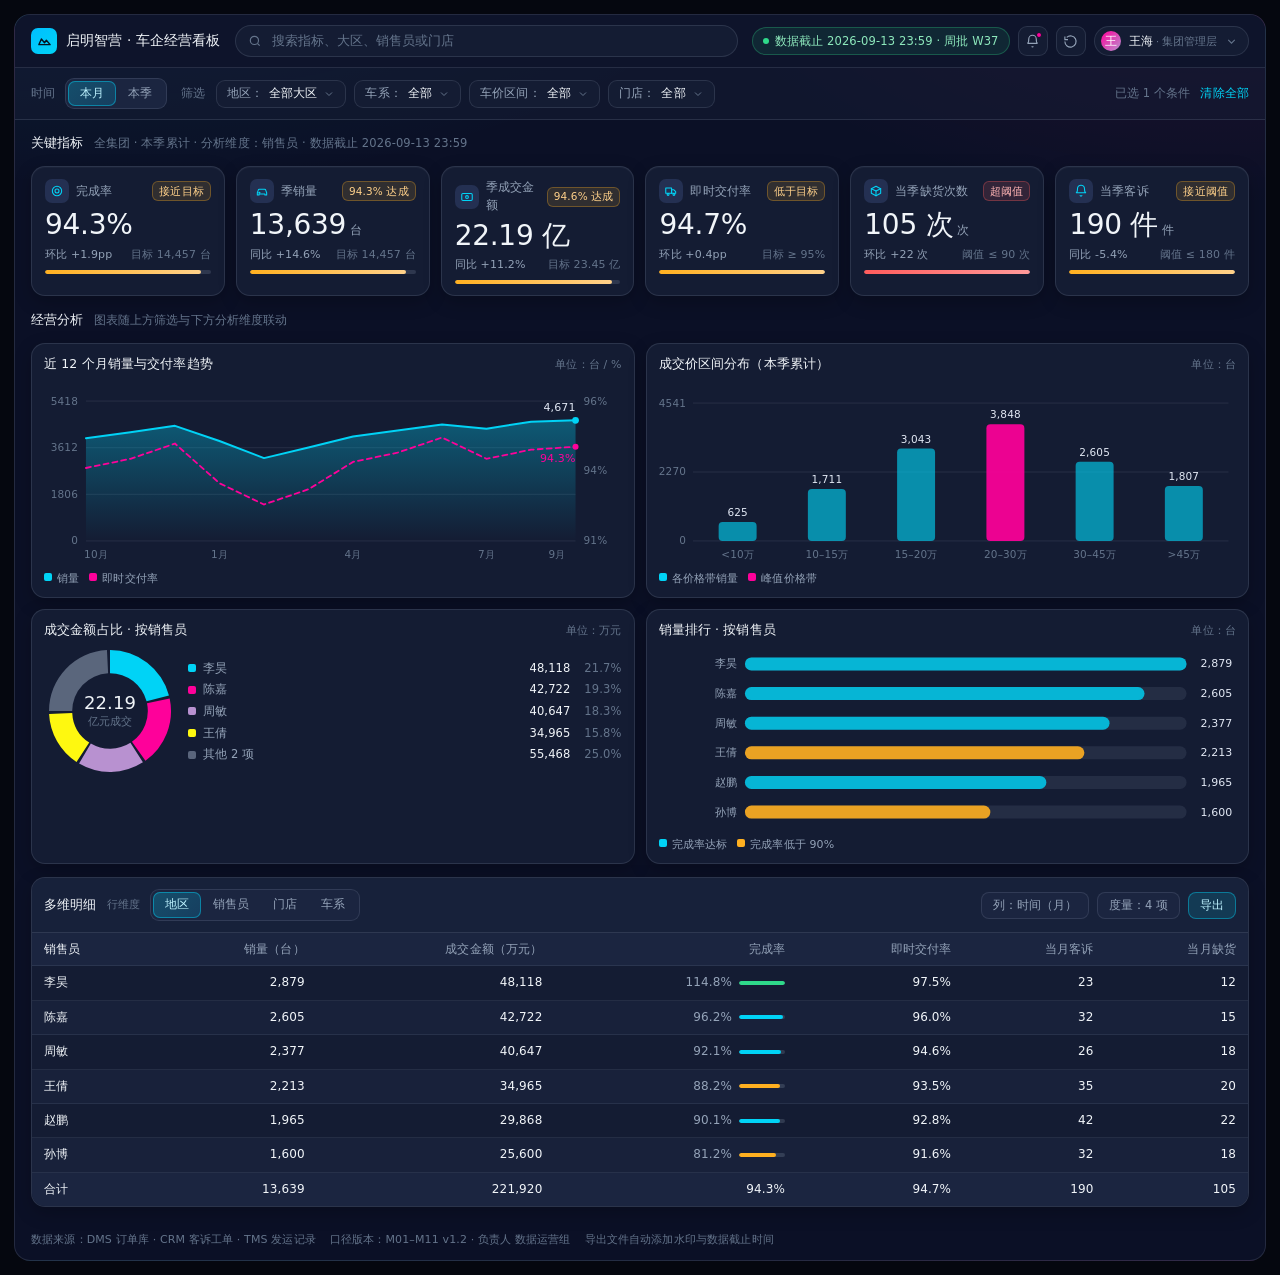
<file: preview-alt-736.html>
<!doctype html>
<html lang="zh-CN"><head><meta charset="utf-8">
<meta name="viewport" content="width=device-width, initial-scale=1">
<style>
html,body{margin:0;padding:0;background:#05070F}
body{padding:14px}
</style></head><body>
<div id="bd-dashboard" class="bd-root">
<style>
#bd-dashboard{
  --bd-canvas:#0B1026;
  --bd-chrome:#0E142B;
  --bd-surface:#141C33;
  --bd-surface-2:#1B2540;
  --bd-surface-3:#243052;
  --bd-line:rgba(148,163,184,.18);
  --bd-line-2:rgba(148,163,184,.30);
  --bd-text:#F1F5F9;
  --bd-text-2:#94A3B8;
  --bd-text-3:#64748B;
  --bd-s1:#00D3F6;
  --bd-s2:#FE019A;
  --bd-s3:#B891D0;
  --bd-s4:#FEF810;
  --bd-ok:#2FD98A;
  --bd-warn:#FFB020;
  --bd-risk:#FF5C5C;
  --bd-r:14px;
  --bd-r-sm:8px;
  font-family:"Inter","PingFang SC","Microsoft YaHei","Segoe UI",system-ui,-apple-system,sans-serif;
  color:var(--bd-text);
  font-size:13px;
  line-height:1.45;
  letter-spacing:.01em;
  -webkit-font-smoothing:antialiased;
}
#bd-dashboard *{box-sizing:border-box}
#bd-dashboard .bd-sr{position:absolute;width:1px;height:1px;overflow:hidden;clip:rect(0 0 0 0);white-space:nowrap}
#bd-dashboard .bd-shell{
  background:
    radial-gradient(1100px 520px at 8% -12%,rgba(0,211,246,.10),transparent 62%),
    radial-gradient(900px 460px at 96% -6%,rgba(254,1,154,.09),transparent 58%),
    var(--bd-canvas);
  border:1px solid var(--bd-line);
  border-radius:16px;
  overflow:hidden;
}
#bd-dashboard .bd-num{font-variant-numeric:tabular-nums}

/* ---------- chrome ---------- */
#bd-dashboard .bd-chrome{
  display:flex;align-items:center;gap:14px;flex-wrap:wrap;
  padding:10px 16px;background:var(--bd-chrome);border-bottom:1px solid var(--bd-line);
}
#bd-dashboard .bd-brand{display:flex;align-items:center;gap:9px;flex:0 0 auto}
#bd-dashboard .bd-mark{
  width:26px;height:26px;border-radius:7px;display:grid;place-items:center;
  background:linear-gradient(135deg,#00BFFF,#00D3F6);color:#04121F;
}
#bd-dashboard .bd-mark svg{width:15px;height:15px;display:block}
#bd-dashboard .bd-brand-name{font-size:13.5px;font-weight:500;white-space:nowrap}
#bd-dashboard .bd-search{
  flex:1 1 200px;min-width:150px;display:flex;align-items:center;gap:8px;
  height:32px;padding:0 12px;border-radius:999px;
  background:var(--bd-surface);border:1px solid var(--bd-line);
}
#bd-dashboard .bd-search svg{width:14px;height:14px;color:var(--bd-text-3);flex:0 0 auto}
#bd-dashboard .bd-search input{
  flex:1;min-width:0;border:0;background:transparent;outline:none;
  color:var(--bd-text);font:inherit;font-size:12.5px;
}
#bd-dashboard .bd-search input::placeholder{color:var(--bd-text-3)}
#bd-dashboard .bd-chrome-right{display:flex;align-items:center;gap:8px;margin-left:auto;flex:0 0 auto}
#bd-dashboard .bd-fresh{
  display:inline-flex;align-items:center;gap:6px;height:28px;padding:0 10px;border-radius:999px;
  background:rgba(47,217,138,.10);border:1px solid rgba(47,217,138,.28);
  color:#8DE8BC;font-size:11.5px;white-space:nowrap;
}
#bd-dashboard .bd-fresh i{width:6px;height:6px;border-radius:50%;background:var(--bd-ok);display:block}
#bd-dashboard .bd-ibtn{
  position:relative;width:30px;height:30px;display:grid;place-items:center;
  border-radius:9px;background:var(--bd-surface);border:1px solid var(--bd-line);
  color:var(--bd-text-2);cursor:pointer;padding:0;
}
#bd-dashboard .bd-ibtn:hover{color:var(--bd-text);border-color:var(--bd-line-2)}
#bd-dashboard .bd-ibtn svg{width:15px;height:15px}
#bd-dashboard .bd-dot{
  position:absolute;top:5px;right:5px;width:6px;height:6px;border-radius:50%;
  background:var(--bd-s2);border:1.5px solid var(--bd-chrome);
}
#bd-dashboard .bd-account{
  display:flex;align-items:center;gap:8px;height:30px;padding:0 10px 0 6px;border-radius:999px;
  background:var(--bd-surface);border:1px solid var(--bd-line);color:var(--bd-text);cursor:pointer;
}
#bd-dashboard .bd-avatar{
  width:20px;height:20px;border-radius:50%;display:grid;place-items:center;
  background:linear-gradient(135deg,#FE019A,#B891D0);color:#fff;font-size:10px;font-weight:500;
}
#bd-dashboard .bd-account span{font-size:12px;white-space:nowrap}
#bd-dashboard .bd-account em{font-style:normal;color:var(--bd-text-3);font-size:11px}
#bd-dashboard .bd-account svg{width:13px;height:13px;color:var(--bd-text-3)}

/* ---------- filters ---------- */
#bd-dashboard .bd-filters{
  display:flex;align-items:center;gap:8px;flex-wrap:wrap;
  padding:10px 16px;border-bottom:1px solid var(--bd-line);background:rgba(20,28,51,.55);
}
#bd-dashboard .bd-flabel{font-size:11.5px;color:var(--bd-text-3);margin-right:2px}
#bd-dashboard .bd-seg{display:inline-flex;padding:2px;border-radius:9px;background:var(--bd-surface-2);border:1px solid var(--bd-line)}
#bd-dashboard .bd-seg button{
  appearance:none;border:0;background:transparent;color:var(--bd-text-2);
  font:inherit;font-size:12px;padding:4px 12px;border-radius:7px;cursor:pointer;
}
#bd-dashboard .bd-seg button:hover{color:var(--bd-text)}
#bd-dashboard .bd-seg button[aria-pressed="true"]{
  background:linear-gradient(135deg,rgba(0,211,246,.24),rgba(0,191,255,.16));
  color:#BDF2FE;box-shadow:inset 0 0 0 1px rgba(0,211,246,.45);
}
#bd-dashboard .bd-pill{
  display:inline-flex;align-items:center;gap:6px;height:28px;padding:0 10px;border-radius:9px;
  background:var(--bd-surface);border:1px solid var(--bd-line);color:var(--bd-text-2);font-size:12px;
}
#bd-dashboard .bd-pill svg{width:12px;height:12px;color:var(--bd-text-3)}
#bd-dashboard .bd-pill b{color:var(--bd-text);font-weight:400}
#bd-dashboard .bd-filter-tail{margin-left:auto;display:flex;align-items:center;gap:10px;font-size:11.5px;color:var(--bd-text-3)}
#bd-dashboard .bd-filter-tail a{color:var(--bd-s1);text-decoration:none}

/* ---------- layout ---------- */
#bd-dashboard .bd-main{padding:14px 16px 16px;display:flex;flex-direction:column;gap:13px}
#bd-dashboard .bd-sechead{display:flex;align-items:baseline;gap:10px;flex-wrap:wrap}
#bd-dashboard .bd-sechead h2{margin:0;font-size:13px;font-weight:500}
#bd-dashboard .bd-scope{font-size:11.5px;color:var(--bd-text-3)}
#bd-dashboard .bd-scope b{color:var(--bd-text-2);font-weight:400}

/* ---------- KPI ---------- */
#bd-dashboard .bd-kpis{display:grid;gap:11px;grid-template-columns:repeat(2,minmax(0,1fr))}
@media (min-width:620px){#bd-dashboard .bd-kpis{grid-template-columns:repeat(3,minmax(0,1fr))}}
@media (min-width:1000px){#bd-dashboard .bd-kpis{grid-template-columns:repeat(6,minmax(0,1fr))}}
#bd-dashboard .bd-kpi{
  background:var(--bd-surface);border:1px solid var(--bd-line);border-radius:var(--bd-r);
  padding:12px 13px 11px;display:flex;flex-direction:column;gap:7px;
  box-shadow:0 1px 0 rgba(255,255,255,.03) inset,0 6px 18px rgba(0,0,0,.22);
}
#bd-dashboard .bd-kpi-top{display:flex;align-items:center;gap:7px}
#bd-dashboard .bd-kpi-ic{
  width:24px;height:24px;border-radius:7px;display:grid;place-items:center;flex:0 0 auto;
  background:var(--bd-surface-3);color:var(--bd-s1);
}
#bd-dashboard .bd-kpi-ic svg{width:14px;height:14px}
#bd-dashboard .bd-kpi-name{font-size:12px;color:var(--bd-text-2);flex:1;min-width:0}
#bd-dashboard .bd-chip{
  font-size:10.5px;padding:1.5px 6px;border-radius:6px;white-space:nowrap;
  border:1px solid transparent;
}
#bd-dashboard .bd-chip.ok{color:#8DE8BC;background:rgba(47,217,138,.12);border-color:rgba(47,217,138,.3)}
#bd-dashboard .bd-chip.warn{color:#FFD18A;background:rgba(255,176,32,.12);border-color:rgba(255,176,32,.3)}
#bd-dashboard .bd-chip.risk{color:#FFB4B4;background:rgba(255,92,92,.13);border-color:rgba(255,92,92,.32)}
#bd-dashboard .bd-kpi-val{display:flex;align-items:baseline;gap:4px}
#bd-dashboard .bd-kpi-val strong{font-size:28px;font-weight:500;line-height:1.05;letter-spacing:-.01em}
#bd-dashboard .bd-kpi-val span{font-size:11.5px;color:var(--bd-text-2)}
#bd-dashboard .bd-kpi-foot{display:flex;align-items:center;gap:8px;font-size:11px;color:var(--bd-text-3)}
#bd-dashboard .bd-kpi-foot b{font-weight:400;color:var(--bd-text-2)}
#bd-dashboard .bd-up{color:var(--bd-ok)}
#bd-dashboard .bd-down{color:var(--bd-risk)}
#bd-dashboard .bd-bar{height:4px;border-radius:99px;background:rgba(148,163,184,.20);overflow:hidden}
#bd-dashboard .bd-bar i{display:block;height:100%;border-radius:99px;background:linear-gradient(90deg,#00BFFF,#00D3F6)}
#bd-dashboard .bd-bar.warn i{background:linear-gradient(90deg,#FFB020,#FFD18A)}
#bd-dashboard .bd-bar.risk i{background:linear-gradient(90deg,#FF5C5C,#FF9A9A)}

/* ---------- charts ---------- */
#bd-dashboard .bd-charts{display:grid;gap:11px;grid-template-columns:minmax(0,1fr)}
@media (min-width:660px){#bd-dashboard .bd-charts{grid-template-columns:repeat(2,minmax(0,1fr))}}
#bd-dashboard .bd-panel{
  background:var(--bd-surface);border:1px solid var(--bd-line);border-radius:var(--bd-r);
  padding:11px 12px 10px;display:flex;flex-direction:column;gap:6px;min-width:0;
  box-shadow:0 6px 18px rgba(0,0,0,.22);
}
#bd-dashboard .bd-panel-head{display:flex;align-items:baseline;gap:8px}
#bd-dashboard .bd-panel-head h3{margin:0;font-size:12.5px;font-weight:500}
#bd-dashboard .bd-panel-head span{font-size:11px;color:var(--bd-text-3);margin-left:auto;white-space:nowrap}
#bd-dashboard .bd-chart{width:100%;height:186px;min-width:0}
#bd-dashboard .bd-chart svg{display:block;width:100%;height:100%}
#bd-dashboard .bd-legend{display:flex;flex-wrap:wrap;gap:10px;font-size:11px;color:var(--bd-text-2)}
#bd-dashboard .bd-legend i{display:inline-block;width:8px;height:8px;border-radius:2px;margin-right:5px;vertical-align:1px}
#bd-dashboard .bd-donut{display:flex;gap:12px;align-items:center;flex-wrap:wrap}
#bd-dashboard .bd-donut-frame{width:132px;height:132px;flex:0 0 auto}
#bd-dashboard .bd-donut-frame svg{display:block;width:100%;height:100%}
#bd-dashboard .bd-dl{flex:1 1 148px;min-width:132px;display:flex;flex-direction:column;gap:5px;margin:0;padding:0;list-style:none}
#bd-dashboard .bd-dl li{display:flex;align-items:center;gap:7px;font-size:11.5px;color:var(--bd-text-2)}
#bd-dashboard .bd-dl i{width:8px;height:8px;border-radius:2px;flex:0 0 auto}
#bd-dashboard .bd-dl em{font-style:normal;margin-left:auto;color:var(--bd-text);font-variant-numeric:tabular-nums}
#bd-dashboard .bd-dl u{text-decoration:none;color:var(--bd-text-3);width:44px;text-align:right;font-variant-numeric:tabular-nums}

/* ---------- table ---------- */
#bd-dashboard .bd-detail{
  background:var(--bd-surface);border:1px solid var(--bd-line);border-radius:var(--bd-r);
  overflow:hidden;box-shadow:0 6px 18px rgba(0,0,0,.22);
}
#bd-dashboard .bd-detail-head{
  display:flex;align-items:center;gap:10px;flex-wrap:wrap;
  padding:11px 12px;border-bottom:1px solid var(--bd-line);background:rgba(27,37,64,.55);
}
#bd-dashboard .bd-detail-head h3{margin:0;font-size:12.5px;font-weight:500}
#bd-dashboard .bd-detail-head .bd-hint{font-size:11px;color:var(--bd-text-3)}
#bd-dashboard .bd-detail-head .bd-right{margin-left:auto;display:flex;gap:8px;align-items:center}
#bd-dashboard .bd-btn{
  height:27px;padding:0 11px;border-radius:8px;font:inherit;font-size:11.5px;cursor:pointer;
  background:var(--bd-surface-2);border:1px solid var(--bd-line);color:var(--bd-text-2);
}
#bd-dashboard .bd-btn:hover{color:var(--bd-text);border-color:var(--bd-line-2)}
#bd-dashboard .bd-btn.primary{background:rgba(0,211,246,.14);border-color:rgba(0,211,246,.42);color:#BDF2FE}
#bd-dashboard .bd-tablewrap{overflow-x:auto}
#bd-dashboard table.bd-table{border-collapse:separate;border-spacing:0;width:100%;min-width:660px;font-size:12px}
#bd-dashboard .bd-table th,#bd-dashboard .bd-table td{
  padding:8px 12px;text-align:right;white-space:nowrap;border-bottom:1px solid rgba(148,163,184,.12);
}
#bd-dashboard .bd-table th{
  background:var(--bd-surface-2);color:var(--bd-text-2);font-weight:400;font-size:11.5px;
  position:sticky;top:0;z-index:3;
}
#bd-dashboard .bd-table td{background:var(--bd-surface);color:var(--bd-text-2)}
#bd-dashboard .bd-table tbody tr:nth-child(even) td{background:#18213A}
#bd-dashboard .bd-table th:first-child,#bd-dashboard .bd-table td:first-child{
  text-align:left;position:sticky;left:0;z-index:2;color:var(--bd-text);
}
#bd-dashboard .bd-table thead th:first-child{z-index:4}
#bd-dashboard .bd-table tfoot td{
  background:var(--bd-surface-2);color:var(--bd-text);border-bottom:0;font-variant-numeric:tabular-nums;
}
#bd-dashboard .bd-table td.bd-n,#bd-dashboard .bd-table tfoot td{font-variant-numeric:tabular-nums;color:var(--bd-text)}
#bd-dashboard .bd-cellrate{display:flex;align-items:center;gap:7px;justify-content:flex-end}
#bd-dashboard .bd-mini{width:46px;height:4px;border-radius:99px;background:rgba(148,163,184,.22);overflow:hidden;flex:0 0 auto}
#bd-dashboard .bd-mini i{display:block;height:100%;border-radius:99px}
#bd-dashboard .bd-flag{display:inline-flex;align-items:center;gap:4px}
#bd-dashboard .bd-flag svg{width:11px;height:11px}
#bd-dashboard .bd-foot{padding:9px 16px 12px;font-size:11px;color:var(--bd-text-3);display:flex;gap:14px;flex-wrap:wrap}
</style>

<div class="bd-shell">
  <div class="bd-chrome">
    <div class="bd-brand">
      <span class="bd-mark" aria-hidden="true">
        <svg viewBox="0 0 24 24" fill="none" stroke="currentColor" stroke-width="2.2" stroke-linecap="round" stroke-linejoin="round"><path d="M3 17l4-9 5 6 3-4 6 7z"/></svg>
      </span>
      <span class="bd-brand-name">启明智营 · 车企经营看板</span>
    </div>
    <label class="bd-search">
      <svg viewBox="0 0 24 24" fill="none" stroke="currentColor" stroke-width="2" aria-hidden="true"><circle cx="11" cy="11" r="7"/><path d="M20 20l-3.5-3.5"/></svg>
      <input id="bd-search-input" type="search" placeholder="搜索指标、大区、销售员或门店" aria-label="搜索指标、大区、销售员或门店">
    </label>
    <div class="bd-chrome-right">
      <span class="bd-fresh"><i></i>数据截止 2026-09-13 23:59 · 周批 W37</span>
      <button type="button" class="bd-ibtn" aria-label="消息通知，3 条未读">
        <svg viewBox="0 0 24 24" fill="none" stroke="currentColor" stroke-width="1.8" aria-hidden="true"><path d="M18 8a6 6 0 10-12 0c0 6-2 7-2 7h16s-2-1-2-7"/><path d="M10.5 20a2 2 0 003 0"/></svg>
        <span class="bd-dot" aria-hidden="true"></span>
      </button>
      <button type="button" class="bd-ibtn" id="bd-reset" aria-label="恢复最初状态">
        <svg viewBox="0 0 24 24" fill="none" stroke="currentColor" stroke-width="1.8" aria-hidden="true"><path d="M3 12a9 9 0 1 0 3-6.7"/><path d="M3 4v5h5"/></svg>
      </button>
      <button type="button" class="bd-account">
        <span class="bd-avatar" aria-hidden="true">王</span>
        <span>王海 <em>· 集团管理层</em></span>
        <svg viewBox="0 0 24 24" fill="none" stroke="currentColor" stroke-width="2" aria-hidden="true"><path d="M6 9l6 6 6-6"/></svg>
      </button>
    </div>
  </div>

  <div class="bd-filters">
    <span class="bd-flabel">时间</span>
    <div class="bd-seg" role="group" aria-label="时间口径">
      <button type="button" data-period="month" aria-pressed="true">本月</button>
      <button type="button" data-period="quarter" aria-pressed="false">本季</button>
    </div>
    <span class="bd-flabel" style="margin-left:6px">筛选</span>
    <span class="bd-pill">地区：<b>全部大区</b>
      <svg viewBox="0 0 24 24" fill="none" stroke="currentColor" stroke-width="2" aria-hidden="true"><path d="M6 9l6 6 6-6"/></svg></span>
    <span class="bd-pill">车系：<b>全部</b>
      <svg viewBox="0 0 24 24" fill="none" stroke="currentColor" stroke-width="2" aria-hidden="true"><path d="M6 9l6 6 6-6"/></svg></span>
    <span class="bd-pill">车价区间：<b>全部</b>
      <svg viewBox="0 0 24 24" fill="none" stroke="currentColor" stroke-width="2" aria-hidden="true"><path d="M6 9l6 6 6-6"/></svg></span>
    <span class="bd-pill">门店：<b>全部</b>
      <svg viewBox="0 0 24 24" fill="none" stroke="currentColor" stroke-width="2" aria-hidden="true"><path d="M6 9l6 6 6-6"/></svg></span>
    <div class="bd-filter-tail"><span>已选 1 个条件</span><a href="#bd-dashboard">清除全部</a></div>
  </div>

  <div class="bd-main">
    <div class="bd-sechead">
      <h2>关键指标</h2>
      <span class="bd-scope" id="bd-scope" aria-live="polite">全集团 · 本月累计 · 分析维度：地区 · 11 项指标已接入</span>
    </div>
    <div class="bd-kpis" id="bd-kpis"></div>

    <div class="bd-sechead" style="margin-top:2px">
      <h2>经营分析</h2>
      <span class="bd-scope">图表随上方筛选与下方分析维度联动</span>
    </div>
    <div class="bd-charts">
      <section class="bd-panel">
        <div class="bd-panel-head"><h3 id="bd-trend-title">销量与交付率趋势</h3><span id="bd-trend-unit">单位：台 / %</span></div>
        <div class="bd-chart"><svg id="bd-trend" role="img" aria-labelledby="bd-trend-title"></svg></div>
        <div class="bd-legend">
          <span><i style="background:#00D3F6"></i>销量</span>
          <span><i style="background:#FE019A"></i>即时交付率</span>
        </div>
      </section>

      <section class="bd-panel">
        <div class="bd-panel-head"><h3 id="bd-dist-title">成交价区间分布</h3><span>单位：台</span></div>
        <div class="bd-chart"><svg id="bd-dist" role="img" aria-labelledby="bd-dist-title"></svg></div>
        <div class="bd-legend">
          <span><i style="background:#00D3F6"></i>各价格带销量</span>
          <span><i style="background:#FE019A"></i>峰值价格带</span>
        </div>
      </section>

      <section class="bd-panel">
        <div class="bd-panel-head"><h3 id="bd-donut-title">成交金额占比</h3><span id="bd-donut-unit">单位：万元</span></div>
        <div class="bd-donut">
          <div class="bd-donut-frame"><svg id="bd-donut" role="img" aria-labelledby="bd-donut-title"></svg></div>
          <ul class="bd-dl" id="bd-donut-legend"></ul>
        </div>
      </section>

      <section class="bd-panel">
        <div class="bd-panel-head"><h3 id="bd-rank-title">销量排行</h3><span>单位：台</span></div>
        <div class="bd-chart"><svg id="bd-rank" role="img" aria-labelledby="bd-rank-title"></svg></div>
        <div class="bd-legend">
          <span><i style="background:#00D3F6"></i>完成率达标</span>
          <span><i style="background:#FFB020"></i>完成率低于 90%</span>
        </div>
      </section>
    </div>

    <section class="bd-detail">
      <div class="bd-detail-head">
        <h3>多维明细</h3>
        <span class="bd-hint">行维度</span>
        <div class="bd-seg" role="group" aria-label="明细行维度" id="bd-dims">
          <button type="button" data-dim="地区" aria-pressed="true">地区</button>
          <button type="button" data-dim="销售员" aria-pressed="false">销售员</button>
          <button type="button" data-dim="门店" aria-pressed="false">门店</button>
          <button type="button" data-dim="车系" aria-pressed="false">车系</button>
        </div>
        <div class="bd-right">
          <button type="button" class="bd-btn">列：时间（月）</button>
          <button type="button" class="bd-btn">度量：4 项</button>
          <button type="button" class="bd-btn primary">导出</button>
        </div>
      </div>
      <div class="bd-tablewrap">
        <table class="bd-table">
          <caption class="bd-sr" id="bd-table-caption">按当前分析维度展开的明细数据</caption>
          <thead><tr id="bd-thead"></tr></thead>
          <tbody id="bd-tbody"></tbody>
          <tfoot><tr id="bd-tfoot"></tr></tfoot>
        </table>
      </div>
    </section>
  </div>

  <div class="bd-foot">
    <span>数据来源：DMS 订单库 · CRM 客诉工单 · TMS 发运记录</span>
    <span>口径版本：M01–M11 v1.2 · 负责人 数据运营组</span>
    <span>导出文件自动添加水印与数据截止时间</span>
  </div>
</div>

<script>
(function () {
  var root = document.getElementById('bd-dashboard');
  if (!root) return;
  var NS = 'http://www.w3.org/2000/svg';

  /* ------------------------------------------------------------------ 数据层 */
  var TOTALS = { sales: 4671, amount: 76000, complaints: 65, stockout: 36, target: 5055 };

  // [名称, 销量, 单车均价(万), 即时交付率(%), 客诉率, 缺货率, 目标达成率]
  var BASE = {
    '地区': [
      ['华东', 1286, 16.7, 96.4, 0.0093, 0.0039, 1.023],
      ['华南', 968, 16.2, 92.1, 0.0186, 0.0093, 0.886],
      ['华北', 842, 16.6, 95.2, 0.0107, 0.0048, 0.968],
      ['华中', 635, 15.6, 94.7, 0.0110, 0.0094, 0.912],
      ['西南', 528, 16.4, 93.5, 0.0208, 0.0133, 0.849],
      ['东北', 412, 15.3, 91.8, 0.0194, 0.0121, 0.794]
    ],
    '销售员': [
      ['李昊', 986, 16.3, 97.1, 0.0081, 0.0041, 1.030],
      ['陈嘉', 892, 16.4, 95.6, 0.0123, 0.0056, 0.962],
      ['周敏', 814, 17.1, 94.2, 0.0111, 0.0074, 0.921],
      ['王倩', 758, 15.8, 93.1, 0.0158, 0.0092, 0.882],
      ['赵鹏', 673, 15.2, 92.4, 0.0208, 0.0119, 0.901],
      ['孙博', 548, 16.0, 91.2, 0.0201, 0.0110, 0.812]
    ],
    '门店': [
      ['上海浦东店', 1142, 17.2, 96.8, 0.0096, 0.0044, 1.018],
      ['广州天河店', 986, 16.1, 92.6, 0.0172, 0.0081, 0.894],
      ['北京朝阳店', 872, 16.4, 95.4, 0.0103, 0.0046, 0.972],
      ['武汉江汉店', 742, 15.7, 94.1, 0.0108, 0.0094, 0.905],
      ['成都高新店', 528, 16.6, 93.8, 0.0208, 0.0133, 0.856],
      ['沈阳铁西店', 401, 15.1, 91.4, 0.0200, 0.0125, 0.798]
    ],
    '车系': [
      ['星越 L', 1286, 18.4, 95.2, 0.0086, 0.0054, 1.012],
      ['星瑞', 1102, 13.2, 96.1, 0.0091, 0.0036, 1.026],
      ['帝豪', 926, 9.8, 95.8, 0.0108, 0.0043, 0.978],
      ['博越', 742, 14.6, 93.4, 0.0148, 0.0108, 0.918],
      ['嘉际', 389, 17.8, 90.6, 0.0231, 0.0180, 0.842],
      ['银河 E8', 226, 22.6, 92.9, 0.0265, 0.0133, 0.803]
    ]
  };

  var PRICE_BINS = [['<10万', 214], ['10–15万', 586], ['15–20万', 1042], ['20–30万', 1318], ['30–45万', 892], ['>45万', 619]];
  var WEEK_SALES = [1042, 1088, 997, 1156, 1203, 1097, 1096, 1178, 1176, 1221];
  var WEEK_LABEL = ['W28', 'W29', 'W30', 'W31', 'W32', 'W33', 'W34', 'W35', 'W36', 'W37'];
  var MONTH_SALES = [3980, 4210, 4460, 3870, 3210, 3620, 4050, 4280, 4510, 4348, 4620, 4671];
  var MONTH_LABEL = ['10月', '11月', '12月', '1月', '2月', '3月', '4月', '5月', '6月', '7月', '8月', '9月'];

  var PERIODS = {
    month: {
      name: '本月', scope: '本月累计', factor: 1, targetFactor: 1,
      sales: [WEEK_SALES, WEEK_LABEL], axis: '近 10 周',
      delivery: [95.1, 95.8, 94.2, 96.0, 96.6, 95.4, 94.8, 96.2, 95.7, 96.4],
      donut: '成交金额占比', hint: { completion: '环比 -2.1pp', sales: '同比 +12.4%', amount: '同比 +8.6%', delivery: '环比 -1.3pp', stockout: '环比 +9 次', complaints: '同比 -8.2%' }
    },
    quarter: {
      name: '本季', scope: '本季累计', factor: 2.92, targetFactor: 2.86,
      sales: [MONTH_SALES, MONTH_LABEL], axis: '近 12 个月',
      delivery: [93.6, 93.9, 94.4, 93.1, 92.4, 92.9, 93.8, 94.1, 94.6, 93.9, 94.2, 94.3],
      donut: '成交金额占比', hint: { completion: '环比 +1.9pp', sales: '同比 +14.6%', amount: '同比 +11.2%', delivery: '环比 +0.4pp', stockout: '环比 +22 次', complaints: '同比 -5.4%' }
    }
  };

  function scaledRows(dim, period) {
    var p = PERIODS[period], src = BASE[dim], rows = [], sum = { a: 0, c: 0, o: 0, t: 0 };
    var sales = 0;
    src.forEach(function (r) {
      var s = Math.round(r[1] * p.factor);
      sales += s;
      rows.push({
        n: r[0], s: s,
        a: s * r[2],
        d: Math.min(99.2, r[3] + (period === 'quarter' ? 0.4 : 0)),
        c: s * r[4], o: s * r[5], t: s / r[6]
      });
    });
    rows.forEach(function (r) {
      sum.a += r.a; sum.c += r.c; sum.o += r.o; sum.t += r.t;
    });
    var exp = {
      a: Math.round(TOTALS.amount * p.factor),
      c: Math.round(TOTALS.complaints * p.factor),
      o: Math.round(TOTALS.stockout * p.factor),
      t: Math.round(TOTALS.target * p.targetFactor)
    };
    rows.forEach(function (r) {
      r.s = Math.round(r.s);
      r.a = Math.round(r.a); r.c = Math.round(r.c); r.o = Math.round(r.o); r.t = Math.round(r.t);
    });
    ['a', 'c', 'o', 't'].forEach(function (key) {
      var total = rows.reduce(function (acc, r) { return acc + r[key]; }, 0);
      var gap = exp[key] - total;
      if (gap !== 0) {
        var idx = 0;
        rows.forEach(function (r, i) { if (r[key] > rows[idx][key]) idx = i; });
        rows[idx][key] += gap;
      }
    });
    rows.sort(function (x, y) { return y.s - x.s; });
    rows.forEach(function (r) { r.rate = (r.s / r.t) * 100; });
    return { rows: rows, sales: sales };
  }

  function kpisFor(dim, period) {
    var d = scaledRows(dim, period), p = PERIODS[period];
    var sales = d.sales;
    var amount = d.rows.reduce(function (a, r) { return a + r.a; }, 0);
    var complaints = d.rows.reduce(function (a, r) { return a + r.c; }, 0);
    var stockout = d.rows.reduce(function (a, r) { return a + r.o; }, 0);
    var target = d.rows.reduce(function (a, r) { return a + r.t; }, 0);
    var delivery = d.rows.reduce(function (a, r) { return a + r.s * r.d; }, 0) / sales;
    var goalAmount = period === 'month' ? 82000 : 234500;
    var limitStockout = period === 'month' ? 30 : 90;
    var limitComplaints = period === 'month' ? 60 : 180;
    return {
      rows: d.rows, period: p, sales: sales, amount: amount, delivery: delivery,
      completion: sales / target * 100, complaints: complaints, stockout: stockout,
      target: target, goalAmount: goalAmount,
      limitStockout: limitStockout, limitComplaints: limitComplaints
    };
  }

  /* ------------------------------------------------------------------ 工具 */
  function fmt(n, d) {
    return Number(n).toFixed(d === undefined ? 0 : d).replace(/\B(?=(\d{3})+(?!\d))/g, ',');
  }
  function yi(n) { return (n / 10000).toFixed(2) + ' 亿'; }
  function el(tag, attrs, text) {
    var e = document.createElementNS(NS, tag);
    for (var k in attrs) { if (attrs[k] !== null && attrs[k] !== undefined) e.setAttribute(k, attrs[k]); }
    if (text !== undefined) e.textContent = text;
    return e;
  }
  function clear(node) { while (node.firstChild) node.removeChild(node.firstChild); }
  function nf(v, d) { return v.toFixed(d === undefined ? 0 : d); }

  var state = { period: 'quarter', dim: '销售员' };

  /* ------------------------------------------------------------------ 图表 */
  function drawTrend(svg) {
    var p = PERIODS[state.period], w = svg.clientWidth || 320, h = svg.clientHeight || 186;
    svg.setAttribute('viewBox', '0 0 ' + w + ' ' + h);
    clear(svg);
    var data = p.sales[0], labels = p.sales[1], del = p.delivery;
    var narrow = w < 400;
    var padL = 42, padR = narrow ? 14 : 46, padT = 22, padB = 24;
    var plotW = Math.max(40, w - padL - padR), plotH = Math.max(40, h - padT - padB);
    var maxV = Math.max.apply(null, data) * 1.16;
    var x = function (i) { return padL + (data.length === 1 ? 0 : plotW * i / (data.length - 1)); };
    var y = function (v) { return padT + plotH - plotH * v / maxV; };
    var dmin = Math.min.apply(null, del) - 1.2, dmax = Math.max.apply(null, del) + 1.2;
    var y2 = function (v) { return padT + plotH - plotH * (v - dmin) / (dmax - dmin); };

    var g = el('g');
    var defs = el('defs');
    var grad = el('linearGradient', { id: 'bd-grad-trend', x1: '0', y1: '0', x2: '0', y2: '1' });
    grad.appendChild(el('stop', { offset: '0%', 'stop-color': '#00D3F6', 'stop-opacity': '0.34' }));
    grad.appendChild(el('stop', { offset: '100%', 'stop-color': '#00D3F6', 'stop-opacity': '0' }));
    defs.appendChild(grad); g.appendChild(defs);

    for (var t = 0; t <= 3; t++) {
      var vy = padT + plotH * t / 3;
      g.appendChild(el('line', { x1: padL, y1: vy, x2: padL + plotW, y2: vy, stroke: 'rgba(148,163,184,0.14)', 'stroke-width': 1 }));
      var val = maxV * (1 - t / 3);
      g.appendChild(el('text', { x: padL - 8, y: vy + 3.5, 'text-anchor': 'end', fill: '#64748B', 'font-size': 10.5 }, nf(val, 0)));
    }

    var area = 'M' + x(0) + ' ' + (padT + plotH);
    data.forEach(function (v, i) { area += ' L' + nf(x(i), 1) + ' ' + nf(y(v), 1); });
    area += ' L' + x(data.length - 1) + ' ' + (padT + plotH) + ' Z';
    g.appendChild(el('path', { d: area, fill: 'url(#bd-grad-trend)' }));

    var line = '';
    data.forEach(function (v, i) { line += (i ? ' L' : 'M') + nf(x(i), 1) + ' ' + nf(y(v), 1); });
    g.appendChild(el('path', { d: line, fill: 'none', stroke: '#00D3F6', 'stroke-width': 2, 'stroke-linejoin': 'round', 'stroke-linecap': 'round' }));

    var dl = '';
    del.forEach(function (v, i) { dl += (i ? ' L' : 'M') + nf(x(i), 1) + ' ' + nf(y2(v), 1); });
    g.appendChild(el('path', { d: dl, fill: 'none', stroke: '#FE019A', 'stroke-width': 1.8, 'stroke-dasharray': '5 4', 'stroke-linecap': 'round' }));

    if (!narrow) {
      [0, 1, 2].forEach(function (k) {
        var v = dmax - (dmax - dmin) * k / 2;
        g.appendChild(el('text', { x: padL + plotW + 8, y: y2(v) + 3.5, fill: '#64748B', 'font-size': 10.5 }, nf(v, 0) + '%'));
      });
    }

    var lastX = x(data.length - 1), lastY = y(data[data.length - 1]);
    g.appendChild(el('circle', { cx: lastX, cy: lastY, r: 3.4, fill: '#00D3F6' }));
    g.appendChild(el('text', {
      x: Math.min(lastX, padL + plotW), y: lastY - 9, 'text-anchor': 'end',
      fill: '#E2E8F4', 'font-size': 11, 'font-weight': 500
    }, fmt(data[data.length - 1])));
    var ly2 = y2(del[del.length - 1]);
    g.appendChild(el('circle', { cx: lastX, cy: ly2, r: 3, fill: '#FE019A' }));
    g.appendChild(el('text', {
      x: Math.min(lastX, padL + plotW), y: Math.max(ly2 + 15, padT + 11), 'text-anchor': 'end',
      fill: '#FE019A', 'font-size': 11
    }, nf(del[del.length - 1], 1) + '%'));

    var step = Math.max(1, Math.ceil(labels.length / (narrow ? 4 : 5)));
    labels.forEach(function (lb, i) {
      if (i % step !== 0 && i !== labels.length - 1) return;
      g.appendChild(el('text', {
        x: Math.min(Math.max(x(i), padL + 10), padL + plotW - 10), y: h - 7,
        'text-anchor': i === labels.length - 1 ? 'end' : 'middle', fill: '#64748B', 'font-size': 10.5
      }, lb));
    });
    svg.appendChild(g);
  }

  function drawDist(svg, bins) {
    var w = svg.clientWidth || 320, h = svg.clientHeight || 186;
    svg.setAttribute('viewBox', '0 0 ' + w + ' ' + h);
    clear(svg);
    var padL = 34, padR = 8, padT = 24, padB = 24;
    var plotW = Math.max(40, w - padL - padR), plotH = Math.max(40, h - padT - padB);
    var maxV = Math.max.apply(null, bins.map(function (b) { return b[1]; })) * 1.18;
    var peak = bins.reduce(function (a, b, i) { return b[1] > bins[a][1] ? i : a; }, 0);
    var slot = plotW / bins.length, bw = Math.min(38, slot * 0.56);
    var g = el('g');
    [0, 1, 2].forEach(function (k) {
      var vy = padT + plotH * k / 2;
      g.appendChild(el('line', { x1: padL, y1: vy, x2: padL + plotW, y2: vy, stroke: 'rgba(148,163,184,0.14)' }));
      g.appendChild(el('text', { x: padL - 7, y: vy + 3.5, 'text-anchor': 'end', fill: '#64748B', 'font-size': 10.5 }, nf(maxV * (1 - k / 2), 0)));
    });
    bins.forEach(function (b, i) {
      var bh = Math.max(3, plotH * b[1] / maxV);
      var bx = padL + slot * i + (slot - bw) / 2, by = padT + plotH - bh;
      g.appendChild(el('rect', {
        x: nf(bx, 1), y: nf(by, 1), width: nf(bw, 1), height: nf(bh, 1), rx: 4,
        fill: i === peak ? '#FE019A' : '#00D3F6', 'fill-opacity': i === peak ? 0.92 : 0.62
      }));
      g.appendChild(el('text', { x: nf(bx + bw / 2, 1), y: nf(by - 6, 1), 'text-anchor': 'middle', fill: '#E2E8F4', 'font-size': 10.5 }, fmt(b[1])));
      g.appendChild(el('text', { x: nf(padL + slot * i + slot / 2, 1), y: h - 7, 'text-anchor': 'middle', fill: '#64748B', 'font-size': 10.5 }, b[0]));
    });
    svg.appendChild(g);
  }

  function drawDonut(svg, rows, total) {
    var w = svg.clientWidth || 132, h = svg.clientHeight || 132;
    svg.setAttribute('viewBox', '0 0 ' + w + ' ' + h);
    clear(svg);
    var cx = w / 2, cy = h / 2, r = Math.min(w, h) / 2 - 5, rin = r * 0.62;
    var colors = ['#00D3F6', '#FE019A', '#B891D0', '#FEF810', 'rgba(148,163,184,0.55)'];
    var top = rows.slice(0, 4), rest = rows.slice(4);
    var segs = top.map(function (r) { return { n: r.n, v: r.a, c: colors[top.indexOf(r)] }; });
    if (rest.length) segs.push({ n: '其他 ' + rest.length + ' 项', v: rest.reduce(function (a, r) { return a + r.a; }, 0), c: colors[4] });
    var sum = segs.reduce(function (a, s) { return a + s.v; }, 0);
    var g = el('g');
    var a0 = -Math.PI / 2;
    segs.forEach(function (s) {
      var sweep = (s.v / sum) * Math.PI * 2, a1 = a0 + Math.max(sweep - 0.05, 0.005);
      var large = (a1 - a0) > Math.PI ? 1 : 0;
      var p = 'M' + nf(cx + r * Math.cos(a0), 2) + ' ' + nf(cy + r * Math.sin(a0), 2) +
        ' A' + nf(r, 2) + ' ' + nf(r, 2) + ' 0 ' + large + ' 1 ' + nf(cx + r * Math.cos(a1), 2) + ' ' + nf(cy + r * Math.sin(a1), 2) +
        ' L' + nf(cx + rin * Math.cos(a1), 2) + ' ' + nf(cy + rin * Math.sin(a1), 2) +
        ' A' + nf(rin, 2) + ' ' + nf(rin, 2) + ' 0 ' + large + ' 0 ' + nf(cx + rin * Math.cos(a0), 2) + ' ' + nf(cy + rin * Math.sin(a0), 2) + ' Z';
      g.appendChild(el('path', { d: p, fill: s.c }));
      a0 += sweep;
    });
    g.appendChild(el('text', { x: cx, y: cy - 2, 'text-anchor': 'middle', fill: '#F1F5F9', 'font-size': 18, 'font-weight': 500 }, yi(total).replace(' 亿', '')));
    g.appendChild(el('text', { x: cx, y: cy + 14, 'text-anchor': 'middle', fill: '#64748B', 'font-size': 10.5 }, '亿元成交'));
    svg.appendChild(g);
    return segs;
  }

  function drawRank(svg, rows) {
    var w = svg.clientWidth || 320, h = svg.clientHeight || 186;
    svg.setAttribute('viewBox', '0 0 ' + w + ' ' + h);
    clear(svg);
    var labelW = 78, valueW = 46, padR = 4, padT = 4;
    var barX = labelW + 8, barArea = Math.max(30, w - barX - valueW - padR);
    var rowH = Math.min(30, (h - padT * 2) / rows.length);
    var bh = Math.max(9, rowH * 0.44);
    var maxV = Math.max.apply(null, rows.map(function (r) { return r.s; }));
    var g = el('g');
    rows.forEach(function (r, i) {
      var cy = padT + rowH * i + rowH / 2;
      var y = cy - bh / 2;
      var ok = r.rate >= 90;
      g.appendChild(el('text', { x: labelW, y: cy + 3.5, 'text-anchor': 'end', fill: '#94A3B8', 'font-size': 11 }, r.n));
      g.appendChild(el('rect', { x: barX, y: y, width: barArea, height: bh, rx: bh / 2, fill: 'rgba(148,163,184,0.13)' }));
      g.appendChild(el('rect', {
        x: barX, y: y, width: Math.max(2, barArea * r.s / maxV), height: bh, rx: bh / 2,
        fill: ok ? '#00D3F6' : '#FFB020', 'fill-opacity': ok ? 0.82 : 0.9
      }));
      g.appendChild(el('text', { x: w - padR, y: cy + 3.5, 'text-anchor': 'end', fill: '#E2E8F4', 'font-size': 11 }, fmt(r.s)));
    });
    svg.appendChild(g);
  }

  /* ------------------------------------------------------------------ 渲染 */
  var KPI_DEFS = [
    { key: 'completion', name: '完成率', icon: 'target' },
    { key: 'sales', icon: 'car', name: { month: '月销量', quarter: '季销量' } },
    { key: 'amount', icon: 'cash', name: { month: '月成交金额', quarter: '季成交金额' } },
    { key: 'delivery', name: '即时交付率', icon: 'truck' },
    { key: 'stockout', icon: 'box', name: { month: '当月缺货次数', quarter: '当季缺货次数' } },
    { key: 'complaints', icon: 'bell', name: { month: '当月客诉', quarter: '当季客诉' } }
  ];
  var ICONS = {
    target: '<circle cx="12" cy="12" r="8"/><circle cx="12" cy="12" r="3.4"/>',
    car: '<path d="M4 15l1.6-4.4A2 2 0 017.5 9h9a2 2 0 011.9 1.6L20 15v4h-3v-2H7v2H4z"/><circle cx="7.5" cy="15" r="1"/>',
    cash: '<rect x="3" y="6" width="18" height="12" rx="2"/><circle cx="12" cy="12" r="2.4"/>',
    truck: '<path d="M3 7h10v9H3z"/><path d="M13 10h4l3 3v3h-7z"/><circle cx="7" cy="18" r="1.6"/><circle cx="17" cy="18" r="1.6"/>',
    box: '<path d="M4 8l8-4 8 4v8l-8 4-8-4z"/><path d="M4 8l8 4 8-4"/><path d="M12 12v8"/>',
    bell: '<path d="M18 8a6 6 0 10-12 0c0 6-2 7-2 7h16s-2-1-2-7"/><path d="M10.5 20a2 2 0 003 0"/>'
  };

  function chipText(key, ratio) {
    if (key === 'completion') return ratio >= 95 ? '达标' : ratio >= 90 ? '接近目标' : '未达标';
    if (key === 'sales' || key === 'amount') return nf(ratio, 1) + '% 达成';
    if (key === 'delivery') return ratio >= 100 ? '达标' : '低于目标';
    if (key === 'stockout') return ratio <= 80 ? '在阈值内' : '超阈值';
    if (key === 'complaints') return ratio <= 80 ? '在阈值内' : '接近阈值';
    return '';
  }

  function renderKpis(d) {
    var box = document.getElementById('bd-kpis');
    clear(box);
    KPI_DEFS.forEach(function (def) {
      var k = def.key, hint = d.period.hint[k];
      var value, sub, ratio, tone;
      if (k === 'completion') {
        value = nf(d.completion, 1) + '%'; sub = '目标 ' + fmt(d.target) + ' 台';
        ratio = d.completion; tone = d.completion >= 95 ? '' : d.completion >= 90 ? 'warn' : 'risk';
      } else if (k === 'sales') {
        value = fmt(d.sales); sub = '目标 ' + fmt(d.target) + ' 台';
        ratio = d.sales / d.target * 100; tone = ratio >= 95 ? '' : ratio >= 90 ? 'warn' : 'risk';
      } else if (k === 'amount') {
        value = yi(d.amount); sub = '目标 ' + yi(d.goalAmount);
        ratio = d.amount / d.goalAmount * 100; tone = ratio >= 95 ? '' : ratio >= 90 ? 'warn' : 'risk';
      } else if (k === 'delivery') {
        value = nf(d.delivery, 1) + '%'; sub = '目标 ≥ 95%';
        ratio = d.delivery / 95 * 100; tone = d.delivery >= 95 ? '' : d.delivery >= 93 ? 'warn' : 'risk';
      } else if (k === 'stockout') {
        value = fmt(d.stockout) + ' 次'; sub = '阈值 ≤ ' + d.limitStockout + ' 次';
        ratio = d.stockout / d.limitStockout * 100; tone = ratio <= 80 ? '' : ratio <= 110 ? 'warn' : 'risk';
      } else {
        value = fmt(d.complaints) + ' 件'; sub = '阈值 ≤ ' + d.limitComplaints + ' 件';
        ratio = d.complaints / d.limitComplaints * 100; tone = ratio <= 80 ? '' : ratio <= 110 ? 'warn' : 'risk';
      }
      var card = document.createElement('article');
      card.className = 'bd-kpi';
      var top = document.createElement('div');
      top.className = 'bd-kpi-top';
      var ic = document.createElement('span');
      ic.className = 'bd-kpi-ic';
      ic.innerHTML = '<svg viewBox="0 0 24 24" fill="none" stroke="currentColor" stroke-width="1.8" stroke-linecap="round" stroke-linejoin="round" aria-hidden="true">' + ICONS[def.icon] + '</svg>';
      var nm = document.createElement('span');
      nm.className = 'bd-kpi-name';
      nm.textContent = typeof def.name === 'string' ? def.name : def.name[state.period];
      var chip = document.createElement('span');
      chip.className = 'bd-chip ' + (tone === '' ? 'ok' : tone);
      chip.textContent = chipText(k, ratio);
      top.appendChild(ic); top.appendChild(nm); top.appendChild(chip);

      var val = document.createElement('div');
      val.className = 'bd-kpi-val';
      var strong = document.createElement('strong');
      strong.className = 'bd-num';
      strong.textContent = value;
      val.appendChild(strong);
      var unit = (k === 'completion' || k === 'delivery') ? '' : (k === 'sales' ? ' 台' : (k === 'stockout' ? ' 次' : (k === 'complaints' ? ' 件' : '')));
      if (unit) { var u = document.createElement('span'); u.textContent = unit.trim(); val.appendChild(u); }

      var foot = document.createElement('div');
      foot.className = 'bd-kpi-foot';
      var hb = document.createElement('b');
      hb.textContent = hint;
      foot.appendChild(hb);
      var sp = document.createElement('span');
      sp.style.marginLeft = 'auto';
      sp.textContent = sub;
      foot.appendChild(sp);

      var bar = document.createElement('div');
      bar.className = 'bd-bar ' + tone;
      bar.setAttribute('role', 'progressbar');
      bar.setAttribute('aria-label', def.name + ' 达成情况');
      var inner = document.createElement('i');
      inner.style.width = Math.max(3, Math.min(100, ratio)) + '%';
      bar.appendChild(inner);

      card.appendChild(top); card.appendChild(val); card.appendChild(foot); card.appendChild(bar);
      box.appendChild(card);
    });
  }

  function renderTable(d) {
    var head = document.getElementById('bd-thead');
    var body = document.getElementById('bd-tbody');
    var foot = document.getElementById('bd-tfoot');
    clear(head); clear(body); clear(foot);
    var cols = [state.dim, '销量（台）', '成交金额（万元）', '完成率', '即时交付率', '当月客诉', '当月缺货'];
    cols.forEach(function (c, i) {
      var th = document.createElement('th');
      th.textContent = c;
      if (i === 0) th.setAttribute('scope', 'row');
      head.appendChild(th);
    });
    d.rows.forEach(function (r) {
      var tr = document.createElement('tr');
      [r.n, fmt(r.s), fmt(r.a), '', nf(r.d, 1) + '%', fmt(r.c), fmt(r.o)].forEach(function (v, i) {
        var td = document.createElement('td');
        if (i === 3) {
          var wrap = document.createElement('div');
          wrap.className = 'bd-cellrate';
          var txt = document.createElement('span');
          txt.textContent = nf(r.rate, 1) + '%';
          var mini = document.createElement('span');
          mini.className = 'bd-mini';
          var mi = document.createElement('i');
          var tone = r.rate >= 100 ? '#2FD98A' : r.rate >= 90 ? '#00D3F6' : '#FFB020';
          mi.style.background = tone;
          mi.style.width = Math.min(100, r.rate) + '%';
          mini.appendChild(mi);
          wrap.appendChild(txt); wrap.appendChild(mini);
          td.appendChild(wrap);
        } else {
          td.textContent = v;
          if (i > 0) td.className = 'bd-n';
        }
        tr.appendChild(td);
      });
      body.appendChild(tr);
    });
    var totalSales = d.rows.reduce(function (a, r) { return a + r.s; }, 0);
    var totalAmount = d.rows.reduce(function (a, r) { return a + r.a; }, 0);
    var totalC = d.rows.reduce(function (a, r) { return a + r.c; }, 0);
    var totalO = d.rows.reduce(function (a, r) { return a + r.o; }, 0);
    ['合计', fmt(totalSales), fmt(totalAmount), nf(d.completion, 1) + '%', nf(d.delivery, 1) + '%', fmt(totalC), fmt(totalO)]
      .forEach(function (v) {
        var td = document.createElement('td');
        td.textContent = v;
        foot.appendChild(td);
      });
  }

  function renderDonut(d) {
    var svg = document.getElementById('bd-donut');
    var segs = drawDonut(svg, d.rows, d.amount);
    var ul = document.getElementById('bd-donut-legend');
    clear(ul);
    segs.forEach(function (s) {
      var li = document.createElement('li');
      var sw = document.createElement('i');
      sw.style.background = s.c;
      var name = document.createElement('span');
      name.textContent = s.n;
      var val = document.createElement('em');
      val.textContent = fmt(s.v);
      var pct = document.createElement('u');
      pct.textContent = nf(s.v / d.amount * 100, 1) + '%';
      li.appendChild(sw); li.appendChild(name); li.appendChild(val); li.appendChild(pct);
      ul.appendChild(li);
    });
  }

  function render() {
    var d = kpisFor(state.dim, state.period);
    renderKpis(d);
    document.getElementById('bd-scope').textContent =
      '全集团 · ' + d.period.scope + ' · 分析维度：' + state.dim + ' · 数据截止 2026-09-13 23:59';
    document.getElementById('bd-trend-title').textContent = d.period.axis + '销量与交付率趋势';
    document.getElementById('bd-dist-title').textContent = '成交价区间分布（' + d.period.scope + '）';
    document.getElementById('bd-donut-title').textContent = '成交金额占比 · 按' + state.dim;
    document.getElementById('bd-rank-title').textContent = '销量排行 · 按' + state.dim;
    drawTrend(document.getElementById('bd-trend'));
    var bins = PRICE_BINS.map(function (b) { return [b[0], Math.round(b[1] * d.period.factor)]; });
    var binSum = bins.reduce(function (a, b) { return a + b[1]; }, 0);
    if (binSum !== d.sales) {
      var bi = 0;
      bins.forEach(function (b, i) { if (b[1] > bins[bi][1]) bi = i; });
      bins[bi][1] += d.sales - binSum;
    }
    drawDist(document.getElementById('bd-dist'), bins);
    renderDonut(d);
    drawRank(document.getElementById('bd-rank'), d.rows);
    renderTable(d);
  }

  /* ------------------------------------------------------------------ 交互 */
  root.querySelectorAll('[data-period]').forEach(function (btn) {
    btn.addEventListener('click', function () {
      state.period = btn.getAttribute('data-period');
      root.querySelectorAll('[data-period]').forEach(function (b) {
        b.setAttribute('aria-pressed', b === btn ? 'true' : 'false');
      });
      render();
    });
  });
  root.querySelectorAll('[data-dim]').forEach(function (btn) {
    btn.addEventListener('click', function () {
      state.dim = btn.getAttribute('data-dim');
      root.querySelectorAll('[data-dim]').forEach(function (b) {
        b.setAttribute('aria-pressed', b === btn ? 'true' : 'false');
      });
      render();
    });
  });
  var reset = document.getElementById('bd-reset');
  if (reset) {
    reset.addEventListener('click', function () {
      state.period = 'month'; state.dim = '地区';
      root.querySelectorAll('[data-period]').forEach(function (b) {
        b.setAttribute('aria-pressed', b.getAttribute('data-period') === 'month' ? 'true' : 'false');
      });
      root.querySelectorAll('[data-dim]').forEach(function (b) {
        b.setAttribute('aria-pressed', b.getAttribute('data-dim') === '地区' ? 'true' : 'false');
      });
      render();
    });
  }

  if (window.ResizeObserver) {
    var raf = 0;
    var ro = new ResizeObserver(function () {
      if (raf) return;
      raf = window.requestAnimationFrame(function () { raf = 0; render(); });
    });
    ['bd-trend', 'bd-dist', 'bd-donut', 'bd-rank'].forEach(function (id) {
      var svg = document.getElementById(id);
      if (svg) ro.observe(svg);
    });
  }
  render();
})();
</script>
</div>

</body></html>
</file>
